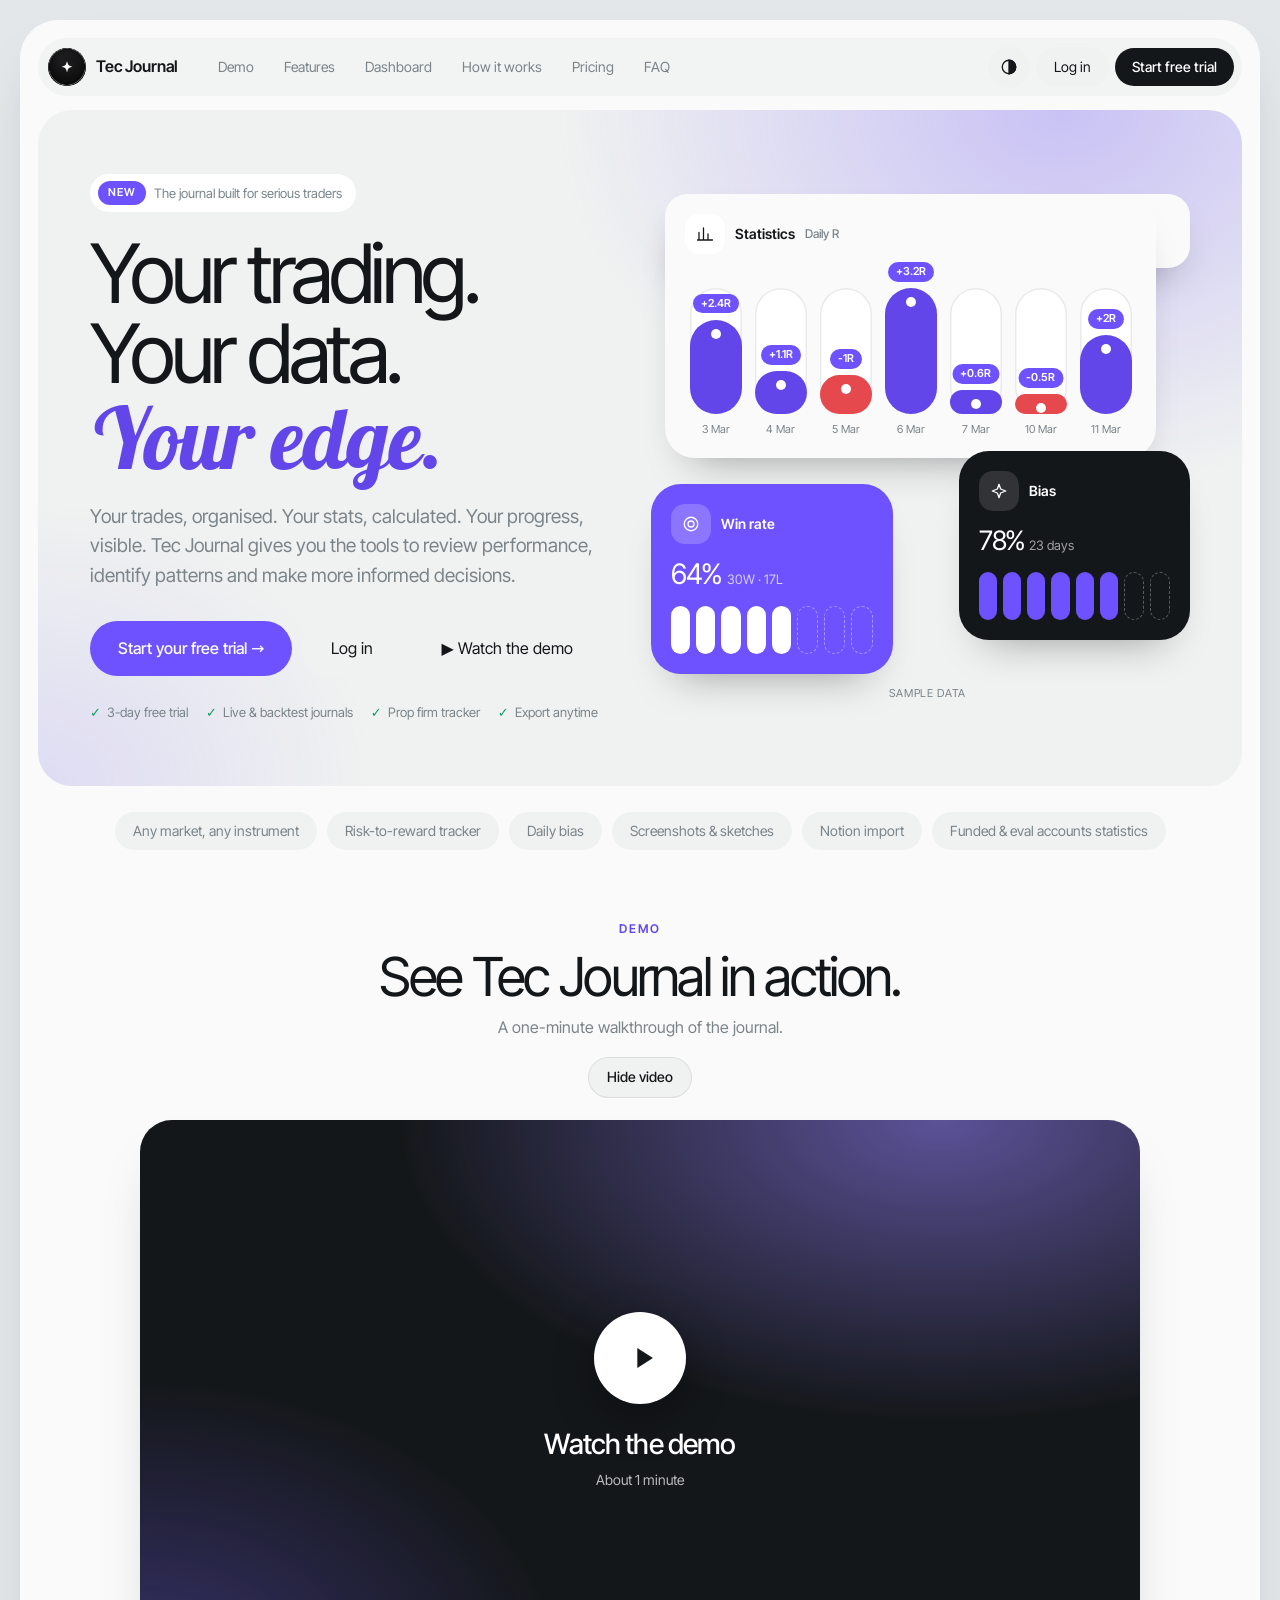
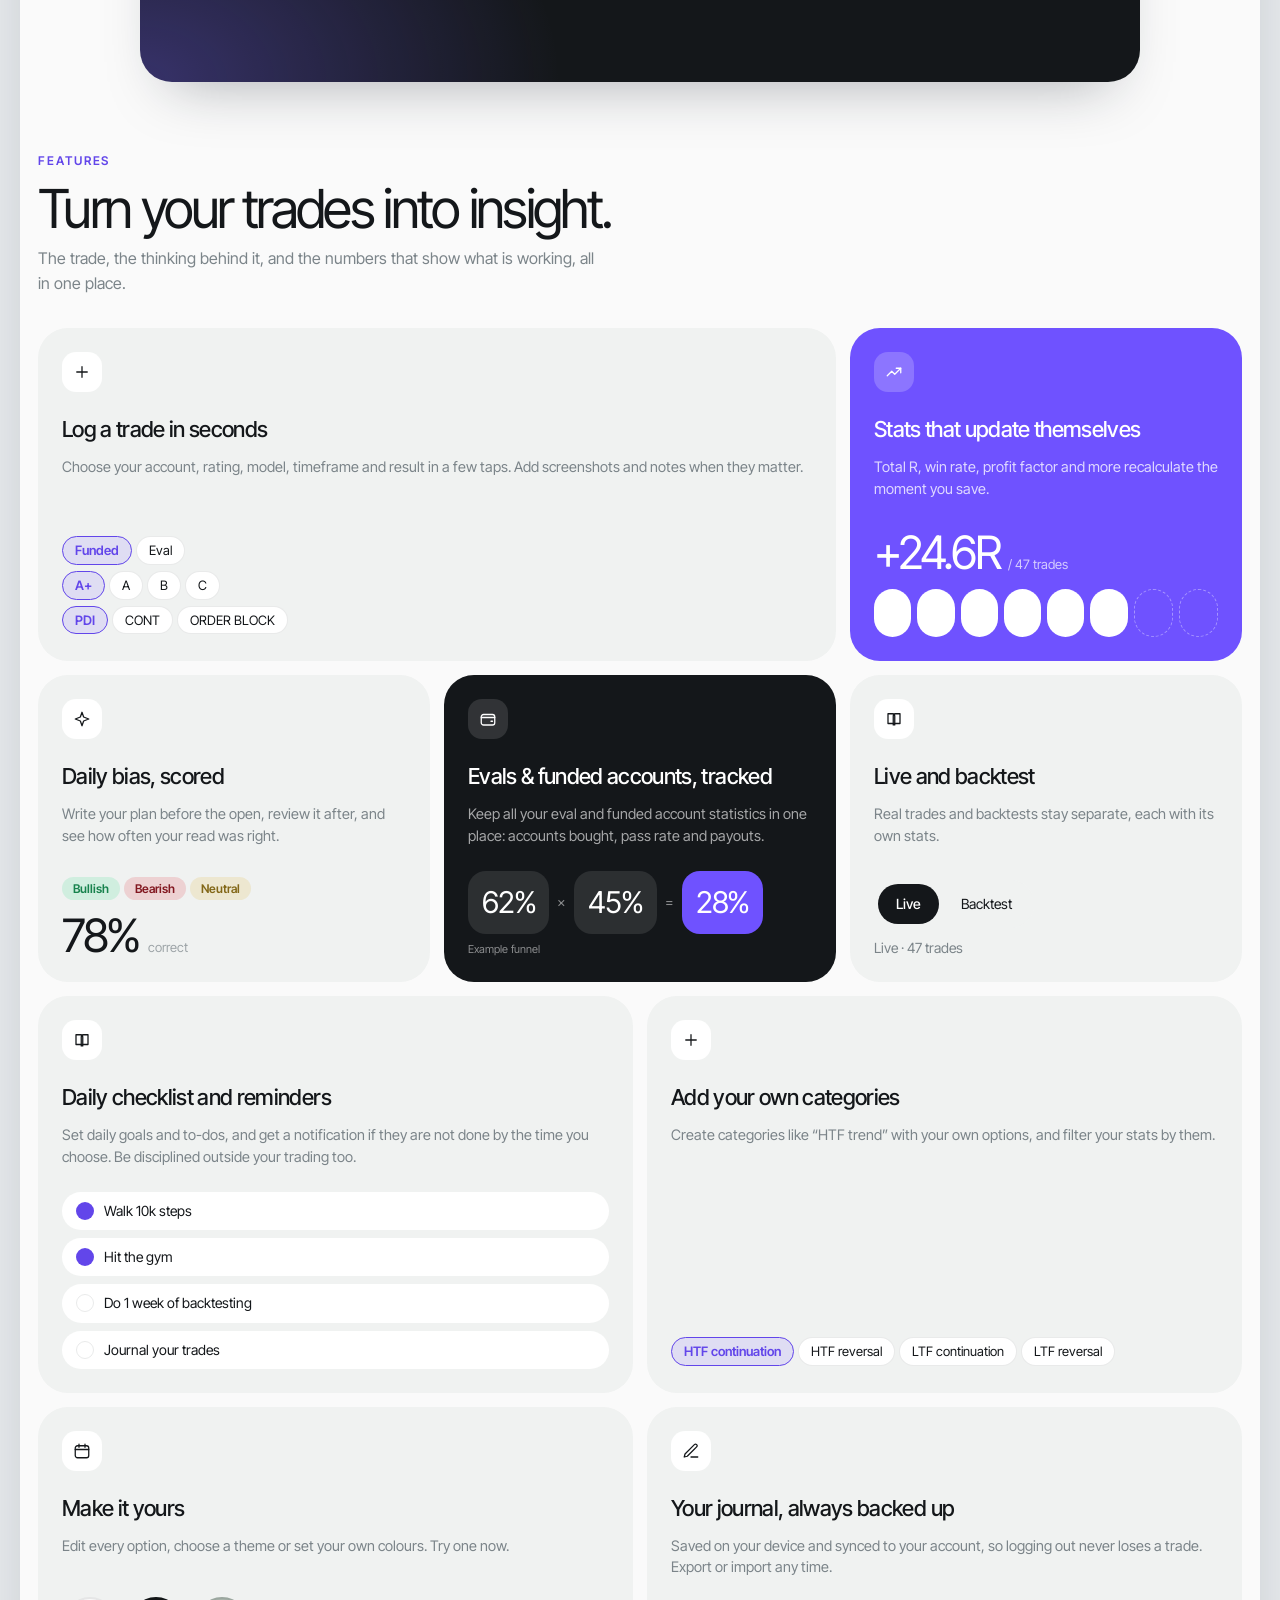
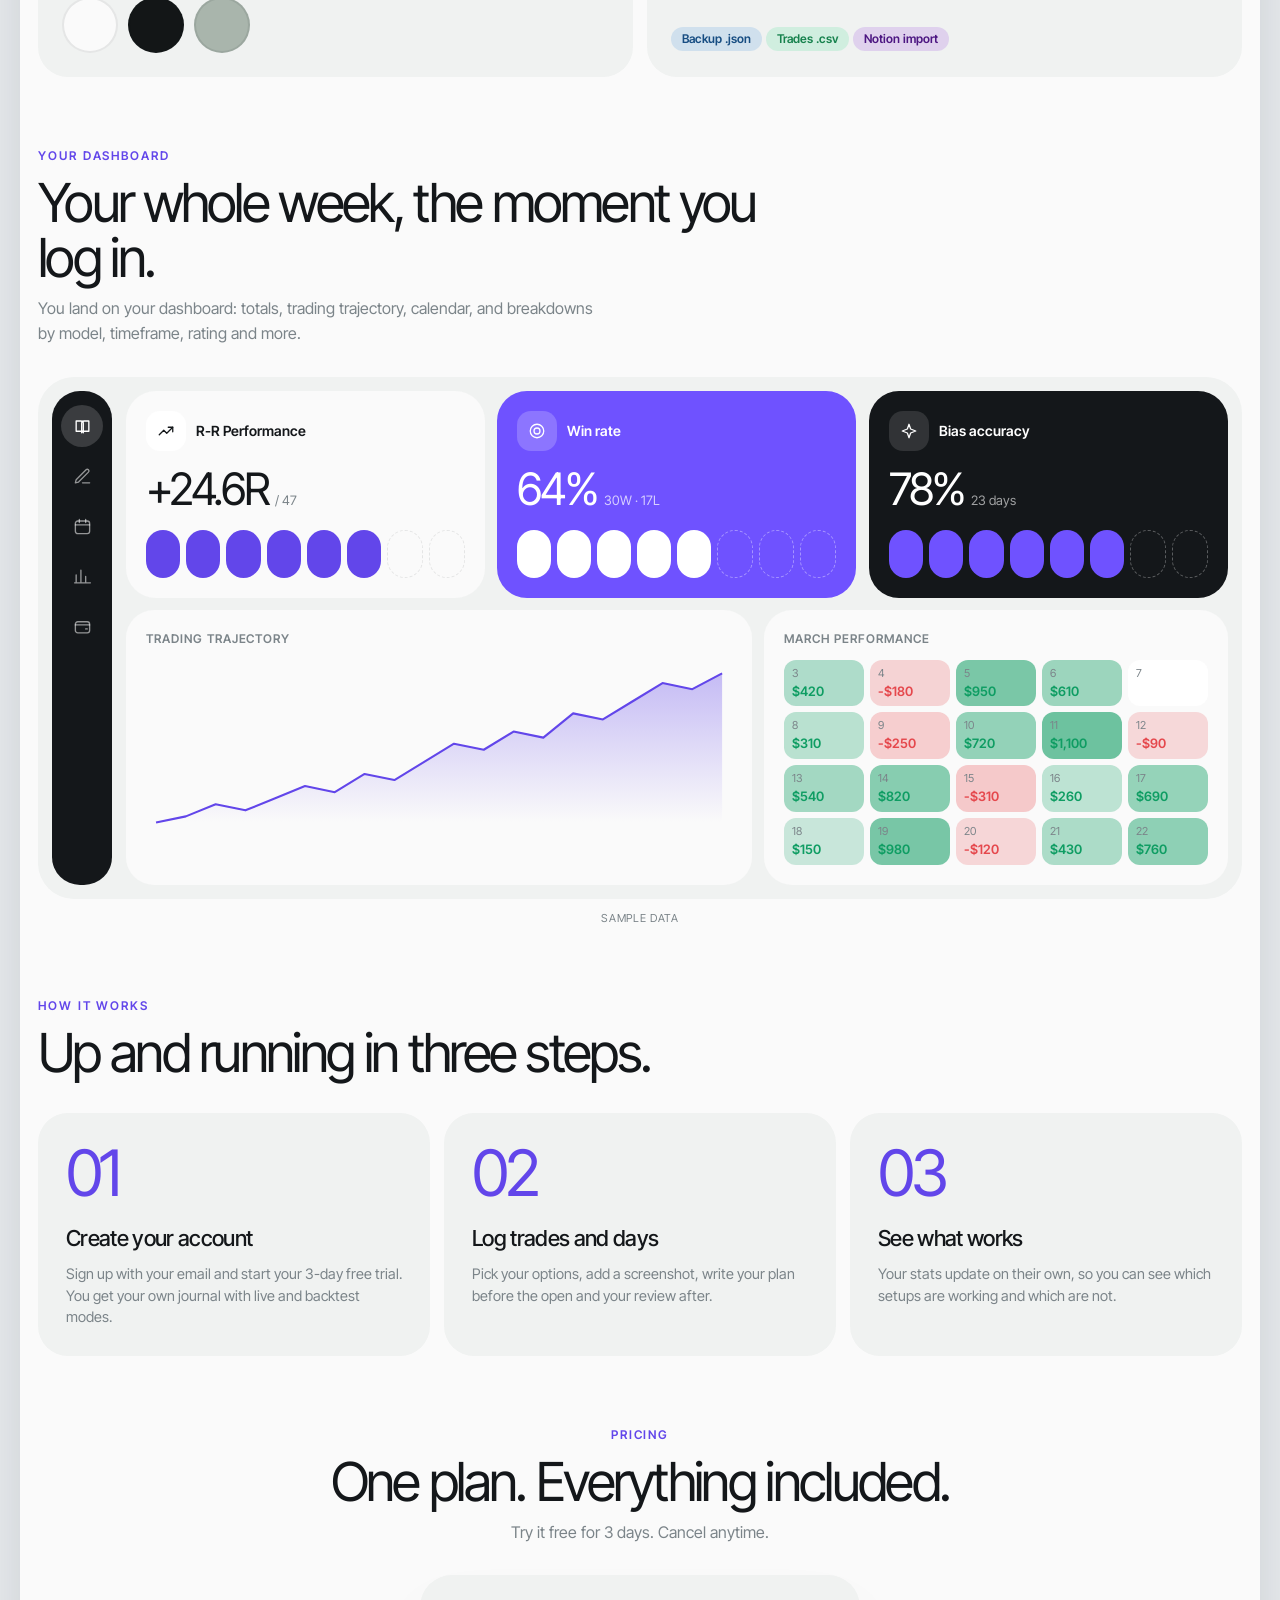
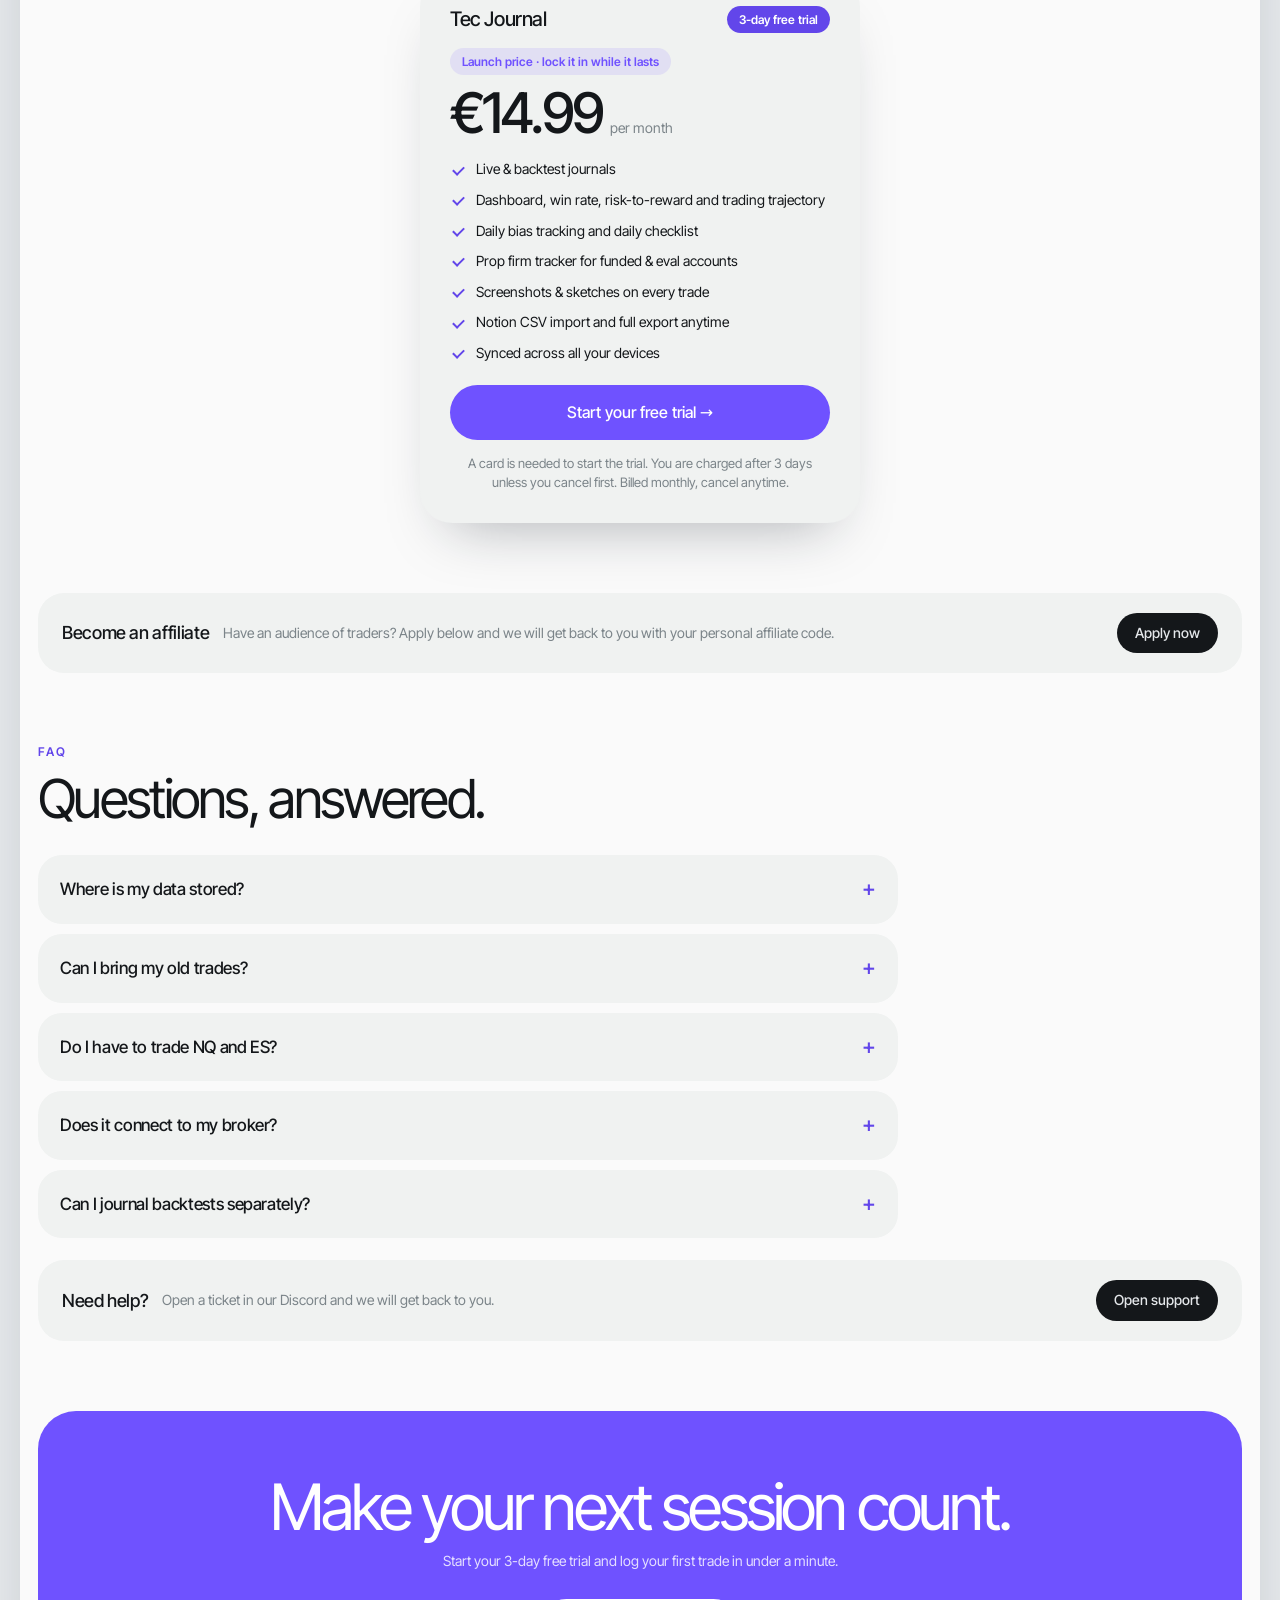
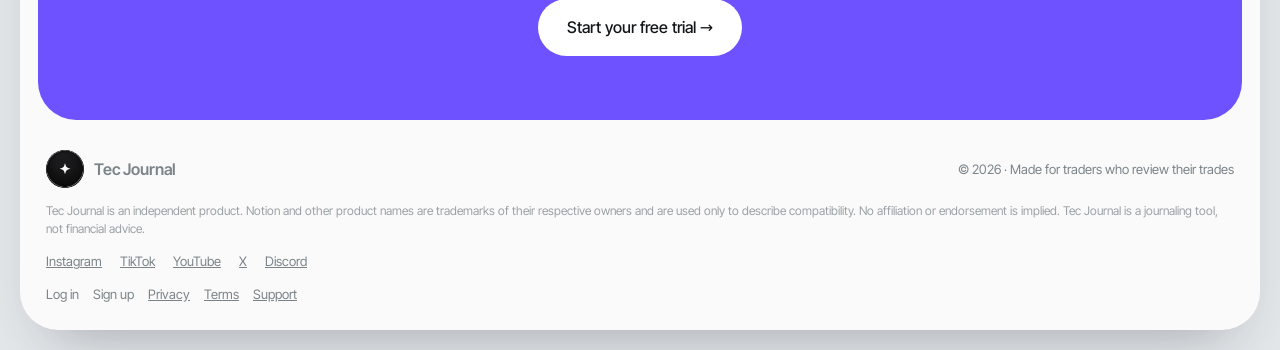
<file: index.html>
<!DOCTYPE html>
<html lang="en"><head><meta charset="utf-8">
<meta name="viewport" content="width=device-width, initial-scale=1, viewport-fit=cover">
<title>Tec Journal – Trading journal for NQ &amp; ES day traders</title>
<meta name="description" content="Trading journal for NQ &amp; ES day traders. Log trades in seconds and review win rate, risk-to-reward, trajectory and daily bias. Prop firm tracker included. Free for 3 days.">
<link rel="canonical" href="https://tecjournal.app/">
<link rel="icon" href="/favicon.ico" sizes="48x48">
<link rel="icon" href="/icon-192.png" type="image/png" sizes="192x192">
<link rel="apple-touch-icon" href="/icon-192.png">
<meta name="theme-color" content="#14171a">
<meta property="og:type" content="website"><meta property="og:site_name" content="Tec Journal"><meta property="og:title" content="Tec Journal – Trading journal for NQ &amp; ES day traders"><meta property="og:description" content="Your trading. Your data. Your edge. Stats, trading trajectory, daily bias, prop accounts and a daily checklist in one journal."><meta property="og:url" content="https://tecjournal.app/"><meta property="og:image" content="https://tecjournal.app/logo.png">
<meta name="twitter:card" content="summary">
<link href="fonts.css" rel="stylesheet">
<style>
:root{--bg:#e4e7ea;--shell:#fafafa;--card:#f0f2f1;--in:#fff;--tx:#14171a;--mut:#7b8489;--bd:rgba(20,23,26,.09);--ac:#6246ea;--ac2:#6246ea;--acbg:rgba(111,82,255,.13);--win:#0f9d63;--loss:#e5484d;--be:#b98200;--pl:30%;--pri:#14171a;--prifg:#fff;--lime:#6f52ff;--rail:#14171a;--raill:rgba(255,255,255,.55);--sh:0 30px 60px -30px rgba(20,30,40,.35);
box-sizing:border-box;padding-top:env(safe-area-inset-top,0px);padding-bottom:env(safe-area-inset-bottom,0px)}
:root[data-theme="dark"]{--bg:#08090a;--shell:#131617;--card:#1b1f21;--in:#0f1213;--tx:#eef0f0;--mut:#8b9498;--bd:rgba(255,255,255,.08);--ac:#a99bff;--ac2:#a99bff;--acbg:rgba(169,155,255,.18);--win:#35d58f;--loss:#ff6b6e;--be:#f2b93b;--pl:72%;--pri:#7c63ff;--prifg:#fff;--lime:#7c63ff;--rail:#050606;--raill:rgba(255,255,255,.5);--sh:0 30px 60px -30px #000}
:root[data-theme="sage"]{--bg:#a9b5ac;--shell:#f4f4f2;--card:#e9ece8;--in:#fcfcfb;--tx:#14171a;--mut:#7d8680;--bd:rgba(20,23,26,.08);--ac:#6246ea;--ac2:#6246ea;--acbg:rgba(111,82,255,.14);--lime:#6f52ff;--rail:#14171a;--sh:0 30px 60px -30px rgba(40,55,45,.55)}
html{scroll-padding-top:env(safe-area-inset-top,0px)}
*{box-sizing:border-box}
body{margin:0;background:var(--bg);color:var(--tx);font:14px/1.45 Inter,system-ui,-apple-system,"Segoe UI",Roboto,sans-serif;-webkit-font-smoothing:antialiased}
.in,.wrap{max-width:1200px;margin:0 auto;padding:0 18px}.wrap{padding-bottom:60px}
.top{position:sticky;top:env(safe-area-inset-top,0px);z-index:10;background:var(--top);backdrop-filter:blur(14px);border-bottom:1px solid var(--bd)}
.top .in{display:flex;align-items:center;gap:8px;padding-top:10px;padding-bottom:10px;flex-wrap:wrap}
.logo{font-size:15px;letter-spacing:.2px;margin-right:10px;background:linear-gradient(90deg,var(--ac),var(--ac2));-webkit-background-clip:text;background-clip:text;color:transparent}
.sp{flex:1}
button,input,select,textarea{font:inherit;color:inherit}
button{cursor:pointer;border:1px solid var(--bd);background:var(--card);padding:7px 13px;border-radius:10px;transition:.15s}
button:hover{border-color:var(--ac)}
button.pri{background:linear-gradient(135deg,var(--ac),var(--ac2));border:0;color:#fff;font-weight:600}
button.on{background:var(--acbg);border-color:transparent;color:var(--ac);font-weight:600}
button.danger{color:var(--loss)}
nav button{border:0;background:none;color:var(--mut)}nav button.on{background:var(--acbg);color:var(--ac)}
.card{background:var(--card);border:1px solid var(--bd);border-radius:16px;padding:16px;margin-bottom:14px}
h3{margin:0 0 10px;font-size:13px;color:var(--mut);font-weight:600;text-transform:uppercase;letter-spacing:.6px}
input,textarea{width:100%;background:var(--bg);border:1px solid var(--bd);border-radius:10px;padding:9px 11px}
input:focus,textarea:focus{outline:2px solid var(--acbg);border-color:var(--ac)}
textarea{min-height:220px;resize:vertical}
label{display:block;font-size:12px;color:var(--mut);margin:12px 0 5px}
.row{display:flex;justify-content:space-between;align-items:center;gap:8px;flex-wrap:wrap}
.g2{display:grid;grid-template-columns:1fr 1fr;gap:10px}
.kp{display:grid;grid-template-columns:repeat(auto-fit,minmax(150px,1fr));gap:12px;margin:16px 0}
.kp div{background:var(--card);border:1px solid var(--bd);border-radius:16px;padding:14px}
.kp b{display:block;font-size:24px;letter-spacing:-.5px}.kp span{font-size:12px;color:var(--mut)}
.cols{display:grid;grid-template-columns:repeat(auto-fit,minmax(380px,1fr));gap:14px}
@media(max-width:480px){.cols{grid-template-columns:1fr}}
.win{color:var(--win)}.loss{color:var(--loss)}.be{color:var(--be)}.mut{color:var(--mut)}
.pill{display:inline-block;padding:2px 9px;border-radius:7px;font-size:12px;font-weight:600;margin:2px 4px 2px 0;white-space:nowrap;background:hsl(var(--h) 70% 50%/.16);color:hsl(var(--h) 70% var(--pl))}
.chip{display:inline-block;border:1px solid var(--bd);border-radius:99px;padding:4px 12px;margin:3px 4px 3px 0;font-size:13px;cursor:pointer;background:var(--card)}
.chip.on{background:var(--acbg);border-color:var(--ac);color:var(--ac);font-weight:600}
.scroll{overflow-x:auto;padding:4px 8px}
table{border-collapse:collapse;width:100%}
th,td{padding:10px;text-align:left;white-space:nowrap;border-bottom:1px solid var(--bd)}
th{font-size:11px;color:var(--mut);text-transform:uppercase;letter-spacing:.5px;font-weight:600}
tr:last-child td{border:0}tbody tr[data-a]{cursor:pointer}tbody tr[data-a]:hover{background:var(--acbg)}
.t2 td,.t2 th{text-align:right}.t2 td:first-child,.t2 th:first-child{text-align:left}
.bar{display:inline-block;width:60px;height:6px;border-radius:9px;background:var(--bd);vertical-align:middle;margin-right:6px;overflow:hidden}.bar i{display:block;height:100%;background:var(--win)}
.seg{display:flex;gap:4px}
.gal{display:grid;grid-template-columns:repeat(auto-fill,minmax(250px,1fr));gap:14px}
.gc{background:var(--card);border:1px solid var(--bd);border-radius:16px;overflow:hidden;cursor:pointer;transition:.15s}.gc:hover{transform:translateY(-2px);border-color:var(--ac)}
.cv{height:150px;background:linear-gradient(135deg,var(--acbg),var(--bg)) center/cover;display:flex;align-items:center;justify-content:center;color:var(--mut);font-size:12px}.gb{padding:12px}
.cal{display:grid;grid-template-columns:repeat(7,1fr);gap:6px}.cal div{min-height:58px;border-radius:10px;padding:5px 7px;font-size:11px;color:var(--mut);background:var(--bg)}.cal b{display:block;font-size:13px;color:var(--tx);margin-top:2px}
.cal .h{min-height:0;background:none;text-align:center}
.modal{position:fixed;inset:0;background:rgba(0,0,0,.6);backdrop-filter:blur(4px);overflow:auto;padding:16px;z-index:30;display:flex}
.box{background:var(--bg);border:1px solid var(--bd);border-radius:18px;max-width:660px;width:100%;padding:18px;margin:auto}
.th{display:flex;gap:8px;flex-wrap:wrap;margin-top:10px}.th img{height:80px;border-radius:9px;border:1px solid var(--bd);cursor:zoom-in}
.g2>*{min-width:0}input[type=date],input[type=time]{min-width:0;max-width:100%;box-sizing:border-box}
.fg{display:grid;grid-template-columns:repeat(2,minmax(0,1fr));column-gap:10px}.fg>.fw{grid-column:1/-1}.fg>div>label:first-child{margin-top:12px}
@media(max-width:820px){.fg{grid-template-columns:minmax(0,1fr)}}
#tm.bad{border-color:var(--loss);box-shadow:0 0 0 1px var(--loss)}
.upc{position:fixed;right:20px;bottom:20px;width:340px;max-width:calc(100vw - 32px);background:var(--shell,var(--bg));color:var(--tx);border:1px solid var(--bd);border-radius:22px;box-shadow:0 18px 50px rgba(0,0,0,.28);padding:18px 18px 16px;z-index:40;animation:upin .35s ease both}
@keyframes upin{from{opacity:0;transform:translateY(14px)}to{opacity:1;transform:none}}
.upc .uph{display:flex;align-items:center;justify-content:space-between;gap:10px}.upc .uph b{font-size:16px;letter-spacing:-.01em}
.upc .upx{width:34px;height:34px;padding:0;display:flex;align-items:center;justify-content:center;border-radius:50%}.upc .upx svg{width:16px;height:16px;stroke:currentColor;fill:none;stroke-width:2.4;stroke-linecap:round}
.upc .upnv{font-size:12px;color:var(--mut);margin:2px 0 8px}.upc ul{margin:8px 0 14px;padding:0;list-style:none;display:grid;gap:8px}.upc li{position:relative;padding-left:16px;font-size:13.5px;line-height:1.4}.upc li::before{content:"";position:absolute;left:0;top:7px;width:6px;height:6px;border-radius:50%;background:var(--pri)}
.upc .upb{display:flex;align-items:center;justify-content:space-between;gap:10px}.upc .upo{background:none;border:0;padding:6px 2px;font-size:12px;color:var(--mut);text-decoration:underline}.upc .upo:hover{background:none;color:var(--tx)}
.updr{display:flex;align-items:center;justify-content:space-between;gap:12px;margin:10px 0 4px;padding:12px 14px;border:1px solid var(--bd);border-radius:16px}.updr .mut{font-size:12px;margin-top:2px}.updr a{cursor:pointer;text-decoration:underline;color:var(--mut)}
.uswt{width:46px;height:26px;padding:0;border-radius:99px;background:var(--in);border:1px solid var(--bd);position:relative;flex:0 0 auto}.uswt::after{content:"";position:absolute;top:2px;left:2px;width:20px;height:20px;border-radius:50%;background:var(--mut);transition:.18s}.uswt.on{background:var(--pri);border-color:var(--pri)}.uswt.on::after{left:22px;background:var(--prifg)}.uswt:hover,.uswt.on:hover{background:var(--in)}.uswt.on:hover{background:var(--pri)}
@media(max-width:820px){.upc{left:16px;right:16px;bottom:16px;width:auto;max-width:none}}
.fsec{margin:26px 0 4px;padding-top:18px;border-top:1px solid var(--bd);font-size:15px;font-weight:600;letter-spacing:-.01em}
.tfoot{position:sticky;bottom:-16px;margin:20px -18px -18px;padding:16px 18px 18px;background:linear-gradient(to top,var(--shell) 72%,transparent);border-radius:0 0 32px 32px;z-index:3}
#lb{position:fixed;inset:0;background:rgba(0,0,0,.92);display:none;align-items:center;justify-content:center;z-index:50}#lb img{max-width:96vw;max-height:94vh}
#lbx{position:absolute;top:max(16px,env(safe-area-inset-top));right:max(16px,env(safe-area-inset-right));width:46px;height:46px;padding:0;border-radius:50%;background:#fff;color:#111;border:0;display:flex;align-items:center;justify-content:center;box-shadow:0 4px 18px rgba(0,0,0,.35);z-index:2}#lbx:hover{background:#eee;border:0}#lbx svg{width:20px;height:20px;stroke:currentColor;fill:none;stroke-width:2.4;stroke-linecap:round}
.ti{background:transparent;border:1px solid transparent;font-weight:700;padding:4px 7px;min-width:160px;border-radius:8px}.ti:hover,.ti:focus{border-color:var(--bd);background:var(--bg)}
.sw{width:26px;height:26px;padding:0;border-radius:50%}.sw.on{outline:2px solid var(--ac);outline-offset:2px}
.rt{min-height:280px;background:var(--bg);border:1px solid var(--bd);border-radius:12px;padding:14px;line-height:1.6;outline:none;overflow-wrap:anywhere}.rt:focus{border-color:var(--ac)}.rt:empty:before{content:attr(data-ph);color:var(--mut)}.rt img{display:inline-block;max-width:100%;vertical-align:top;border-radius:10px;border:1px solid var(--bd);cursor:pointer;margin:4px 6px 4px 0}.rt img.sel{outline:3px solid var(--ac)}
.hero{margin-top:18px}.cover{position:relative;height:170px;border-radius:20px;background:radial-gradient(circle at 82% 18%,rgba(255,255,255,.28),transparent 42%),linear-gradient(135deg,#1f4b7a,#2f7d5b 55%,#7a5cff) center/cover}
.hh{font:italic 700 clamp(36px,6vw,58px)/1.1 "Lobster Two",cursive;margin:34px 0 18px;outline:none}.hq{font:italic 700 clamp(22px,3.4vw,34px)/1.3 "Lobster Two",cursive;margin:20px 0;outline:none}
.hr{border:0;height:3px;border-radius:3px;background:var(--tx);opacity:.85;margin:0}.sh{font-size:22px;letter-spacing:-.3px;margin:44px 0 0}
.gc{position:relative}.eb{position:absolute;top:10px;right:10px;padding:4px 10px;font-size:12px;opacity:0;background:var(--card)}.gc:hover .eb,.cover:hover .eb{opacity:1}@media(hover:none){.eb{opacity:.9}}
.gc.add{border-style:dashed;display:flex;align-items:center;justify-content:center;min-height:200px;color:var(--mut);background:transparent}.gc.add:hover{color:var(--ac)}
#toast{position:fixed;bottom:20px;left:50%;transform:translateX(-50%);background:var(--tx);color:var(--bg);padding:9px 16px;border-radius:99px;display:none;z-index:60}
/* ===== dashboard look + themes ===== */
body{font-family:"Inter Tight",Inter,system-ui,-apple-system,"Segoe UI",Roboto,sans-serif;font-size:14px}
.stage{padding:20px;min-height:100vh}
.shell{max-width:1500px;margin:0 auto;background:var(--shell);border-radius:38px;padding:16px;display:flex;gap:22px;align-items:flex-start;min-height:calc(100vh - 40px);box-shadow:var(--sh)}
.rail{position:sticky;top:20px;width:70px;flex:none;height:calc(100vh - 56px);min-height:420px;background:var(--rail);border-radius:32px;display:flex;flex-direction:column;align-items:center;padding:14px 0;gap:6px}
.rail .sp{flex:1}
.rb{width:46px;height:46px;border-radius:50%;padding:0;display:grid;place-items:center;border:0;background:none;color:var(--raill)}
.rb svg{width:20px;height:20px;fill:none;stroke:currentColor;stroke-width:1.7;stroke-linecap:round;stroke-linejoin:round}
.rb:hover{color:#fff;background:rgba(255,255,255,.08)}.rb.on{background:rgba(255,255,255,.16);color:#fff}
.rb.brand{background:rgba(255,255,255,.14);color:#fff;margin-bottom:12px;width:50px;height:50px}.rb.brand.on{background:rgba(255,255,255,.14)}
.main{flex:1;min-width:0;padding:10px 10px 48px 0}
.hbar{display:flex;align-items:flex-end;gap:10px;flex-wrap:wrap;margin-bottom:6px}
.logo{font-size:11px;letter-spacing:.16em;text-transform:uppercase;color:var(--mut);background:none;-webkit-background-clip:border-box;background-clip:border-box;margin:0 0 8px;font-weight:600}
#pt{font-size:clamp(34px,5vw,56px);font-weight:400;letter-spacing:-.045em;line-height:1.02;margin:0}#pt:empty{display:none}
button{border:1px solid transparent;border-radius:99px;background:var(--card);padding:9px 17px;color:var(--tx)}
button:hover{border-color:var(--bd);background:var(--in)}
button.pri{background:var(--pri);color:var(--prifg);font-weight:500;border:0}button.pri:hover{background:var(--pri);opacity:.88}
button.on{background:var(--pri);color:var(--prifg);font-weight:500}button.on:hover{background:var(--pri)}
button.danger{color:var(--loss)}
.seg{background:var(--card);padding:4px;border-radius:99px;width:fit-content}.seg button{background:transparent}.seg button.on{background:var(--pri)}
.card .seg,.box .seg{background:var(--in)}
.card{border:0;border-radius:30px;padding:22px;background:var(--card)}
.card .card{background:var(--in)}
.kp{gap:14px}
.kp div{border:0;border-radius:28px;padding:20px;background:var(--card)}
.kp b{font-size:34px;font-weight:400;letter-spacing:-.045em}
.kp div:first-child{background:var(--lime);color:#fff}.kp div:first-child b{color:#fff!important}.kp div:first-child span{color:rgba(255,255,255,.75)}
input,textarea{background:var(--in);border:1px solid var(--bd);border-radius:16px}
.ti:hover,.ti:focus{background:var(--in)}
.rt{background:var(--in);border-radius:18px}
.cal div{background:var(--in);border-radius:14px}
.chip{background:var(--in);border:1px solid var(--bd)}
.pill{border-radius:99px;padding:3px 11px}
.bar{height:8px;width:70px;background:var(--in)}.bar i{background:var(--ac)}
tbody tr[data-a]:hover{background:var(--in)}
h3{letter-spacing:.08em}
.sh{font-size:28px;font-weight:400;letter-spacing:-.035em;margin:48px 0 6px}
.box{background:var(--shell);border:0;border-radius:32px}
.gc{border:0;border-radius:32px;background:var(--card);padding:0}.gc:hover{transform:translateY(-3px)}
.gc .cv{margin:8px 8px 0;border-radius:26px;height:170px}.gb{padding:14px 20px 20px}.gb b{font-weight:500;font-size:16px}
.gc.add{border:1.5px dashed var(--bd);background:transparent}
.gal{gap:16px}
.eb{background:var(--in)}
.cover{height:190px;border-radius:32px;background:radial-gradient(circle at 86% 18%,rgba(124,92,255,.5),transparent 45%),linear-gradient(135deg,#1a1630,#3b2f7a 60%,#7b6ad8) center/cover}
.hero{margin-top:10px}
.hr{opacity:.9}
@media(max-width:820px){.stage{padding:8px}.shell{display:block;border-radius:28px;padding:10px;min-height:0}.main{padding:6px 4px 100px}
.rail{position:fixed;left:12px;right:12px;bottom:calc(12px + env(safe-area-inset-bottom,0px));top:auto;width:auto;height:62px;min-height:0;flex-direction:row;justify-content:space-around;padding:0 8px;z-index:25;border-radius:28px}
.rail .sp,.rb.brand{display:none}.rb{width:42px;height:42px}#toast{bottom:92px}.hbar{align-items:flex-start}}
.logo,#pt{display:none}.hbar{justify-content:flex-end;align-items:center}
.hd{display:grid;grid-template-columns:minmax(0,1fr) 320px;gap:16px;align-items:start}.hl,.hr2{min-width:0}.hr2{display:flex;flex-direction:column;gap:12px}
.tiles{display:grid;grid-template-columns:repeat(3,minmax(0,1fr));gap:14px}
.tl{border-radius:30px;padding:20px;background:var(--card);min-height:230px;display:flex;flex-direction:column}
.tl .big{font-size:clamp(34px,4vw,50px);letter-spacing:-.05em;font-weight:400;margin-top:16px;line-height:1}.tl small{font-size:13px;color:var(--mut);letter-spacing:0}
.th2{display:flex;align-items:center;gap:10px;font-weight:500}
.ic{width:40px;height:40px;border-radius:14px;background:var(--in);display:grid;place-items:center;flex:none}.ic svg{width:18px;height:18px;fill:none;stroke:currentColor;stroke-width:1.7;stroke-linecap:round;stroke-linejoin:round}
.sgs{display:flex;gap:6px;margin-top:auto;padding-top:18px}.sgs i{flex:1;height:48px;border-radius:99px;border:1.5px dashed var(--bd)}.sgs i.f{background:var(--ac);border:0}
.tl.lime{background:var(--lime);color:#fff}.tl.lime small{color:rgba(255,255,255,.72)}.tl.lime .ic{background:rgba(255,255,255,.2)}.tl.lime .sgs i{border-color:rgba(255,255,255,.38)}.tl.lime .sgs i.f{background:#fff}
.tl.dk{background:#14171a;color:#fff}.tl.dk small{color:rgba(255,255,255,.6)}.tl.dk .ic{background:rgba(255,255,255,.12)}
.lm{margin-top:auto;background:#fff;color:#14171a;font-weight:500;width:100%;padding:13px}.lm:hover{background:#fff;opacity:.9}
.chart{display:flex;gap:12px;height:250px;margin-top:38px;padding:0 4px}
.pc{flex:1;display:flex;flex-direction:column;align-items:center;gap:8px;min-width:0}.pc span{font-size:11px;color:var(--mut)}
.pt2{flex:1;width:100%;max-width:52px;display:flex;align-items:flex-end;border-radius:99px;background:var(--in);box-shadow:inset 0 0 0 1.5px var(--bd)}
.pl2{width:100%;border-radius:99px;background:var(--ac);position:relative}.pl2.neg{background:var(--loss)}
.pl2 i{position:absolute;top:9px;left:50%;width:10px;height:10px;margin-left:-5px;border-radius:50%;background:var(--prifg)}
.pl2 em{position:absolute;left:50%;transform:translateX(-50%);top:-26px;font-style:normal;font-size:11px;font-weight:600;background:var(--lime);color:#fff;padding:2px 8px;border-radius:99px;white-space:nowrap}
.sc{background:var(--card);border-radius:28px;padding:18px;display:flex;flex-direction:column;gap:14px;cursor:pointer;transition:.15s}
.sr{background:var(--card);border-radius:28px;padding:16px 18px;display:flex;align-items:center;gap:14px;cursor:pointer;transition:.15s}.sr>div{flex:1;min-width:0}.sr .mut{font-size:12px}.ar{color:var(--mut)}
.sc:hover,.sr:hover{transform:translateY(-2px)}
.rr{display:flex;justify-content:space-between;align-items:center;gap:8px;padding:9px 0;border-bottom:1px solid var(--bd);cursor:pointer}.rr:last-child{border:0}.rr .mut{font-size:12px}
@media(max-width:1180px){.hd{grid-template-columns:1fr}}@media(max-width:700px){.tiles{grid-template-columns:1fr}.tl{min-height:190px}}
body[data-pg=accounts] .hbar .seg,body[data-pg=accounts] #fb{display:none}
.tl.dk .sgs i{border-color:rgba(255,255,255,.3)}.tl.dk .sgs i.f{background:var(--lime)}
.fun{display:flex;align-items:center;gap:14px;flex-wrap:wrap;margin-top:6px}.fun>.ar{font-size:22px}
.fs{flex:1;min-width:170px;background:var(--in);border-radius:26px;padding:18px}.fs b{display:block;font-size:36px;letter-spacing:-.045em;font-weight:400}.fs span,.fs small{color:var(--mut);display:block;font-size:12px}
.fs.hl{background:var(--lime);color:#fff}.fs.hl span,.fs.hl small{color:rgba(255,255,255,.75)}
select{width:100%;background:var(--in);border:1px solid var(--bd);border-radius:14px;padding:9px 11px;color:inherit;font:inherit}
/* ===== landing page ===== */
#lp{padding:20px;min-height:100vh;scroll-behavior:smooth}
.lp-shell{max-width:1360px;margin:0 auto;background:var(--shell);border-radius:38px;padding:18px;box-shadow:var(--sh)}
.lp-nav{position:sticky;top:12px;z-index:20;display:flex;align-items:center;gap:6px;background:color-mix(in srgb,var(--card) 84%,transparent);backdrop-filter:blur(16px);-webkit-backdrop-filter:blur(16px);border-radius:99px;padding:8px 8px 8px 10px}
.lp-brand{display:flex;align-items:center;gap:10px;font-weight:600;letter-spacing:-.01em;font-size:16px;padding-right:10px;cursor:pointer}
.lp-mark{width:38px;height:38px;border-radius:50%;background:var(--rail);color:#fff;display:grid;place-items:center;flex:none}.lp-mark svg{width:18px;height:18px;fill:currentColor}
.lp-links{display:flex;gap:2px;margin-left:10px}.lp-links a{color:var(--mut);text-decoration:none;padding:9px 14px;border-radius:99px;cursor:pointer;transition:.15s}.lp-links a:hover{color:var(--tx);background:var(--in)}
.lp-nav .sp{flex:1}
.lp-ib{width:42px;height:42px;padding:0;display:grid;place-items:center}.lp-ib svg{width:18px;height:18px;fill:none;stroke:currentColor;stroke-width:1.7}
button.lp-cta{background:var(--lime);color:#fff;font-weight:500;border:0}button.lp-cta:hover{background:var(--lime);opacity:.9}
button.lp-big{padding:16px 28px;font-size:16px}
.lp-hero{margin-top:14px;border-radius:34px;background:radial-gradient(60% 80% at 85% 0%,color-mix(in srgb,var(--lime) 30%,transparent),transparent 70%),radial-gradient(40% 60% at 0% 100%,color-mix(in srgb,var(--lime) 14%,transparent),transparent 70%),var(--card);padding:64px 52px;display:grid;grid-template-columns:1.02fr .98fr;gap:28px;align-items:center;overflow:hidden}
.lp-eb{display:inline-flex;align-items:center;gap:8px;background:var(--in);border-radius:99px;padding:7px 14px 7px 8px;font-size:13px;color:var(--mut)}.lp-eb i{background:var(--lime);color:#fff;font-style:normal;font-size:11px;letter-spacing:.1em;text-transform:uppercase;padding:4px 10px;border-radius:99px;font-weight:600}
.lp-h1{font-size:clamp(42px,6.4vw,86px);line-height:.98;letter-spacing:-.055em;font-weight:400;margin:22px 0 22px}
.lp-h1 em{font:italic 700 1.04em/1 "Lobster Two",cursive;letter-spacing:-.01em;color:var(--ac)}
.lp-sub{font-size:clamp(16px,1.5vw,19px);color:var(--mut);max-width:520px;line-height:1.55;margin:0}
.lp-acts{display:flex;gap:10px;flex-wrap:wrap;margin-top:30px;align-items:center}
.lp-chk{display:flex;gap:18px;flex-wrap:wrap;margin-top:26px;font-size:13px;color:var(--mut)}.lp-chk span:before{content:"\2713";color:var(--win);margin-right:6px;font-weight:700}
.lp-cl{position:relative;min-height:480px}
.lp-cl .tl:not(.lime):not(.dk){background:var(--shell)}
.lp-cl .tl{box-shadow:0 24px 44px -26px rgba(0,0,0,.4);position:absolute;min-height:0}
.lp-c1{top:0;left:0;right:34px;padding:20px}.lp-cl .chart{height:150px;margin-top:34px}
.lp-c2{bottom:0;left:-14px;width:46%}.lp-c3{bottom:34px;right:0;width:44%}
.lp-c4{top:-12px;right:-8px;z-index:3;background:var(--shell);border-radius:22px;padding:12px 16px;box-shadow:0 20px 40px -20px rgba(0,0,0,.4);font-size:13px;animation:lpf 5s ease-in-out infinite}
.lp-c4 b{display:block;font-weight:500;margin-bottom:4px}
@keyframes lpf{50%{transform:translateY(-8px)}}
.lp-cap{font-size:11px;color:var(--mut);letter-spacing:.06em;text-transform:uppercase;margin-top:12px;text-align:center}
.lp-strip{display:flex;gap:10px;flex-wrap:wrap;justify-content:center;margin:26px 0 8px}
.lp-strip span{background:var(--card);border-radius:99px;padding:9px 18px;font-size:14px;color:var(--mut)}
.lp-sec{margin-top:70px}
.lp-k{font-size:12px;letter-spacing:.16em;text-transform:uppercase;color:var(--ac);font-weight:600}
.lp-h2{font-size:clamp(30px,4.2vw,54px);letter-spacing:-.05em;font-weight:400;line-height:1.02;margin:12px 0 10px;max-width:760px}
.lp-p{color:var(--mut);max-width:560px;font-size:16px;line-height:1.55;margin:0}
.lp-grid{display:grid;grid-template-columns:repeat(6,minmax(0,1fr));gap:14px;margin-top:32px}
.lp-f{background:var(--card);border-radius:30px;padding:24px;display:flex;flex-direction:column;gap:10px;min-height:270px;grid-column:span 2}
.lp-f.s4{grid-column:span 4}.lp-f.s3{grid-column:span 3}
.lp-f h3{margin:12px 0 0;font-size:22px;font-weight:500;letter-spacing:-.03em;text-transform:none;color:inherit}
.lp-f p{margin:0;color:var(--mut);font-size:14.5px;line-height:1.5}
.lp-f.lime{background:var(--lime);color:#fff}.lp-f.lime p{color:rgba(255,255,255,.78)}.lp-f.lime .ic{background:rgba(255,255,255,.2)}
.lp-f.dk{background:#14171a;color:#fff}.lp-f.dk p{color:rgba(255,255,255,.62)}.lp-f.dk .ic{background:rgba(255,255,255,.12)}
.lp-f .vis{margin-top:auto;padding-top:14px}
.lp-f .big{font-size:46px;letter-spacing:-.05em;line-height:1;margin:6px 0 0}.lp-f .big small{font-size:13px;letter-spacing:0;opacity:.7}
.lp-f .chip{cursor:pointer;user-select:none}
.lp-f.lime .sgs i{border-color:rgba(255,255,255,.38)}.lp-f.lime .sgs i.f{background:#fff}.lp-f .sgs{padding-top:0}
.lp-fun{display:flex;align-items:center;gap:8px;flex-wrap:wrap}.lp-fun b{font-size:30px;font-weight:400;letter-spacing:-.04em;background:rgba(255,255,255,.1);border-radius:18px;padding:10px 14px}.lp-fun b.h{background:var(--lime)}.lp-fun span{opacity:.5}
.lp-sw{display:flex;gap:10px}.lp-sw button{width:56px;height:56px;border-radius:50%;padding:0;border:2px solid var(--bd)}.lp-sw button:hover{border-color:var(--ac)}
.lp-pv{margin-top:32px;background:var(--card);border-radius:36px;padding:14px;display:flex;gap:14px;align-items:stretch}
.lp-pr{width:60px;flex:none;background:var(--rail);border-radius:28px;display:flex;flex-direction:column;align-items:center;padding:14px 0;gap:8px;color:rgba(255,255,255,.55)}.lp-pr svg{width:19px;height:19px;fill:none;stroke:currentColor;stroke-width:1.7;stroke-linecap:round;stroke-linejoin:round}.lp-pr .a{width:42px;height:42px;border-radius:50%;display:grid;place-items:center}.lp-pr .a.on{background:rgba(255,255,255,.16);color:#fff}.lp-pr .sp{flex:1}
.lp-pm{flex:1;min-width:0}
.lp-pm .tiles{gap:12px}.lp-pm .tl{min-height:180px;background:var(--shell)}.lp-pm .tl.lime{background:var(--lime)}.lp-pm .tl.dk{background:#14171a}
.lp-pm .big{font-size:clamp(28px,3.2vw,42px)}
.lp-two{display:grid;grid-template-columns:1.35fr 1fr;gap:12px;margin-top:12px}
.lp-box{background:var(--shell);border-radius:28px;padding:20px}.lp-box h4{margin:0 0 12px;font-size:12px;letter-spacing:.08em;text-transform:uppercase;color:var(--mut);font-weight:600}
.lp-cal{display:grid;grid-template-columns:repeat(5,1fr);gap:6px}.lp-cal div{border-radius:12px;padding:6px 8px;font-size:11px;background:var(--in);color:var(--mut);min-height:46px}.lp-cal b{display:block;font-size:13px;font-weight:600}
.lp-steps{display:grid;grid-template-columns:repeat(3,1fr);gap:14px;margin-top:32px}
.lp-st{background:var(--card);border-radius:30px;padding:28px}.lp-st .n{font-size:64px;letter-spacing:-.06em;line-height:1;color:var(--ac);font-weight:400}.lp-st h3{margin:18px 0 8px;font-size:22px;font-weight:500;letter-spacing:-.03em;text-transform:none;color:inherit}.lp-st p{margin:0;color:var(--mut);line-height:1.5;font-size:14.5px}
.lp-faq{margin-top:28px;display:grid;gap:10px;max-width:860px}
.lp-faq details{background:var(--card);border-radius:24px;padding:4px 22px}.lp-faq summary{cursor:pointer;padding:18px 0;font-size:17px;font-weight:500;letter-spacing:-.02em;list-style:none;display:flex;justify-content:space-between;gap:12px}.lp-faq summary::-webkit-details-marker{display:none}.lp-faq summary:after{content:"+";color:var(--ac);font-size:22px;line-height:1}.lp-faq details[open] summary:after{content:"\2212"}.lp-faq details p{margin:0 0 18px;color:var(--mut);line-height:1.6}
.lp-end{margin-top:70px;background:var(--lime);color:#fff;border-radius:38px;padding:64px 40px;text-align:center}.lp-end h2{font-size:clamp(32px,5vw,64px);letter-spacing:-.05em;font-weight:400;margin:0 0 12px;line-height:1}.lp-end p{margin:0 auto 28px;max-width:480px;opacity:.82}
button.lp-wh{background:#fff;color:#14171a;font-weight:500}button.lp-wh:hover{background:#fff;opacity:.9}
.lp-ft{display:flex;justify-content:space-between;align-items:center;gap:14px;flex-wrap:wrap;margin:30px 8px 8px;color:var(--mut);font-size:13px}
.lp-rv{opacity:0;transform:translateY(22px);transition:opacity .7s,transform .7s}.lp-rv.lp-on{opacity:1;transform:none}
.lp-err{color:var(--loss);font-size:13px;min-height:18px;margin-top:12px}
.lp-am-t{font-size:30px;letter-spacing:-.045em;font-weight:400;margin:6px 0 4px}
.lp-note{font-size:12px;color:var(--mut);margin-top:14px;line-height:1.5}
@media(prefers-reduced-motion:reduce){.lp-c4{animation:none}.lp-rv{opacity:1;transform:none;transition:none}#lp{scroll-behavior:auto}}
@media(max-width:1000px){.lp-hero{grid-template-columns:1fr;padding:44px 28px}.lp-links{display:none}.lp-grid{grid-template-columns:1fr 1fr}.lp-f,.lp-f.s4,.lp-f.s3{grid-column:span 1}.lp-f.s4{grid-column:span 2}.lp-steps{grid-template-columns:1fr}.lp-two{grid-template-columns:1fr}.lp-cl{min-height:0;display:grid;gap:12px}.lp-cl .tl,.lp-c4{position:relative;inset:auto;width:auto;animation:none}}
@media(max-width:380px){.lp-nav .lp-bn{display:none}.lp-nav button.pri{white-space:nowrap;padding-left:14px;padding-right:14px}}
@media(max-width:640px){#lp{padding:8px}.lp-pv{padding:10px;border-radius:28px}.lp-two>*{min-width:0}.lp-box{padding:16px;overflow:hidden;border-radius:22px}.lp-cal{gap:4px}.lp-cal div{padding:4px;font-size:10px;min-height:42px;overflow:hidden;border-radius:9px}.lp-cal div b{display:block;font-size:10px;white-space:nowrap}.lp-shell{border-radius:28px;padding:10px}.lp-hero{padding:34px 20px;border-radius:26px}.lp-grid{grid-template-columns:1fr}.lp-f.s4{grid-column:span 1}.lp-pr{display:none}.lp-pm .tiles{grid-template-columns:1fr}.lp-end{padding:44px 20px}.lp-nav .lp-hide{display:none}}
/* ===== profile menu + manage account ===== */
.av{width:42px;height:42px;border-radius:50%;padding:0;display:grid;place-items:center;background:var(--lime);color:#fff;font-weight:600;font-size:15px;overflow:hidden;border:2px solid var(--shell);flex:none;letter-spacing:0}
button.av:hover{background:var(--lime);border-color:var(--ac)}
.av.md{width:52px;height:52px;font-size:19px}.av.lg{width:88px;height:88px;font-size:32px}
.pm{position:fixed;z-index:40;width:310px;max-width:calc(100vw - 24px);background:var(--shell);border-radius:26px;padding:10px;box-shadow:0 24px 60px -18px rgba(0,0,0,.45);border:1px solid var(--bd)}
.pm-h{display:flex;flex-direction:column;align-items:center;text-align:center;gap:3px;padding:18px 12px 16px;background:var(--card);border-radius:20px;margin-bottom:6px}
.pm-h b{font-size:18px;font-weight:500;margin-top:8px;letter-spacing:-.02em}.pm-h .mut{font-size:13px;max-width:100%;overflow:hidden;text-overflow:ellipsis}
.pm-pic{position:relative;overflow:visible}.pm-cam{position:absolute;right:-2px;bottom:-2px;width:30px;height:30px;border-radius:50%;background:var(--shell);color:var(--tx);display:grid;place-items:center;box-shadow:0 2px 8px rgba(0,0,0,.25)}.pm-cam svg{width:15px;height:15px;fill:none;stroke:currentColor;stroke-width:1.8;stroke-linecap:round;stroke-linejoin:round}
.pm-i{display:flex;align-items:center;gap:12px;width:100%;background:none;border:0;border-radius:16px;padding:11px 12px;text-align:left}.pm-i:hover{background:var(--card);border-color:transparent}
.pm-i svg{width:18px;height:18px;fill:none;stroke:currentColor;stroke-width:1.7;stroke-linecap:round;stroke-linejoin:round;flex:none}.pm-i.danger{color:var(--loss)}
.pm-d{height:1px;background:var(--bd);margin:6px 10px}
.ac-s{background:var(--card);border-radius:24px;padding:18px;margin-top:12px}.ac-s h4{margin:0 0 4px;font-size:16px;font-weight:500;letter-spacing:-.02em}.ac-s .mut{font-size:13px}
.ac-s.dz{box-shadow:inset 0 0 0 1.5px color-mix(in srgb,var(--loss) 40%,transparent)}
.ac-i{display:flex;justify-content:space-between;gap:12px;padding:10px 0;border-bottom:1px solid var(--bd)}.ac-i:last-child{border:0}.ac-i span:last-child{text-align:right;overflow-wrap:anywhere}
.ac-err{color:var(--loss);font-size:13px;margin-top:8px}.ac-err:empty{display:none}
/* ===== desktop app ===== */
[hidden]{display:none!important}img{max-width:100%}
#drag{position:fixed;top:0;left:0;right:0;height:30px;-webkit-app-region:drag;z-index:100}
.lp-mark{overflow:hidden;background:#000}.lp-mark img,.rb.brand img{width:100%;height:100%;border-radius:50%;display:block;object-fit:cover}
.rb.brand{padding:0;overflow:hidden;background:#000}
.stage{padding-top:36px}.rail{top:36px;height:calc(100vh - 72px)}
#am{background:radial-gradient(60% 70% at 85% 0%,color-mix(in srgb,var(--lime) 26%,transparent),transparent 70%),radial-gradient(45% 60% at 0% 100%,color-mix(in srgb,var(--lime) 12%,transparent),transparent 70%),var(--bg);backdrop-filter:none}
#am .box{box-shadow:var(--sh)}#am .row:first-child{justify-content:flex-start;gap:12px}#am .lp-mark{width:52px;height:52px}
.am-brand{font-size:19px;font-weight:600;letter-spacing:-.02em}
@media(max-width:820px){.stage{padding-top:34px}}
/* ===== text always fits its box ===== */
.cols{grid-template-columns:repeat(auto-fit,minmax(min(100%,440px),1fr))}
.cols>*,.hl,.hr2,.card,.kp>div,.tl,.sr,.sc,.fs,.gc{min-width:0}
.card{overflow-x:auto}
.cols .card{container-type:inline-size}
.t2 td,.t2 th{padding:10px 8px}
.t2 td:first-child{white-space:normal;min-width:84px}
.t2 .pill{white-space:normal;overflow-wrap:anywhere;line-height:1.25;max-width:100%}
.t2 .bar{width:56px}
@container (max-width:580px){.t2 .bar{display:none}.t2 td,.t2 th{padding:9px 6px;font-size:13px}.t2 th{font-size:10px;letter-spacing:.3px}}
.kp>div,.tl,.fs{container-type:inline-size}
.kp b{font-size:clamp(20px,24cqw,34px);line-height:1.1;overflow-wrap:anywhere}
.tl .big{font-size:clamp(26px,14cqw,50px);overflow-wrap:anywhere}
.fs b{font-size:clamp(22px,16cqw,36px);overflow-wrap:anywhere}
.kp span,.tl small,.fs small,.fs span,.gb,.rr>div:first-child{overflow-wrap:anywhere}
.rr>div:first-child{min-width:0}
/* ===== colour picker ===== */
.ccg{display:grid;grid-template-columns:repeat(auto-fill,minmax(130px,1fr));gap:8px;margin-top:8px}
.ccp{display:flex;align-items:center;gap:10px;background:var(--in);border-radius:16px;padding:8px 12px;margin:0;color:var(--tx);cursor:pointer;font-size:13px}
.ccp input{width:34px;height:34px;padding:0;border:0;border-radius:50%;background:none;cursor:pointer;flex:none;-webkit-appearance:none;appearance:none}
.ccp input::-webkit-color-swatch-wrapper{padding:0}.ccp input::-webkit-color-swatch{border:1px solid var(--bd);border-radius:50%}
/* colours follow the picked palette */
.tl.lime,.fs.hl,.kp div:first-child{color:var(--onac,#fff)}
.kp div:first-child b{color:var(--onac,#fff)!important}
.tl.lime small,.kp div:first-child span,.fs.hl span,.fs.hl small{color:color-mix(in srgb,var(--onac,#fff) 72%,transparent)}
.tl.lime .ic{background:color-mix(in srgb,var(--onac,#fff) 20%,transparent)}
.tl.lime .sgs i{border-color:color-mix(in srgb,var(--onac,#fff) 38%,transparent)}.tl.lime .sgs i.f{background:var(--onac,#fff)}
.pl2 em,.av{color:var(--onac,#fff)}
.tl.dk{background:var(--rail);color:var(--onrail,#fff)}.tl.dk small{color:color-mix(in srgb,var(--onrail,#fff) 60%,transparent)}.tl.dk .ic{background:color-mix(in srgb,var(--onrail,#fff) 12%,transparent)}
.tl.dk .lm,.tl.dk .lm:hover{background:var(--onrail,#fff);color:var(--rail)}
.rb:hover,.rb.on,.rb.brand{color:var(--onrail,#fff)}.rb:hover,.rb.on{background:color-mix(in srgb,var(--onrail,#fff) 14%,transparent)}
/* windows / linux use the normal title bar */
html[data-platform="win32"] #drag,html[data-platform="linux"] #drag{display:none}
html[data-platform="win32"] .stage,html[data-platform="linux"] .stage{padding-top:20px}
html[data-platform="win32"] .rail,html[data-platform="linux"] .rail{top:20px;height:calc(100vh - 56px)}
/* ===== checklist ===== */
body[data-pg=checklist] .hbar .seg,body[data-pg=checklist] #fb{display:none}
.rail{overflow-y:auto;scrollbar-width:none}.rail::-webkit-scrollbar{display:none}
@media(max-width:820px){html .rail,html[data-platform] .rail{top:auto;height:62px;min-height:0;overflow:visible}html .stage{padding-top:8px}.rail{gap:0;padding:0 4px}.rb{width:34px;height:34px;flex:none}.rb svg{width:18px;height:18px}}
.cl-h{display:flex;align-items:flex-end;justify-content:space-between;gap:12px;flex-wrap:wrap;margin:6px 0 16px}
.cl-h h2{font-size:clamp(28px,4vw,44px);letter-spacing:-.045em;font-weight:400;margin:0;line-height:1}
.cl-add{display:flex;gap:8px;margin-bottom:10px;flex-wrap:wrap;align-items:center}.cl-add input[type=text]{flex:1;min-width:150px;width:auto}.cl-add input[type=date]{width:auto}
.cl-i{display:flex;align-items:center;gap:10px;padding:8px 2px;border-bottom:1px solid var(--bd)}.cl-i:last-child{border:0}
.cl-c{width:28px;height:28px;border-radius:50%;padding:0;flex:none;border:2px solid var(--bd);background:var(--in);display:grid;place-items:center;color:var(--onac,#fff)}
.cl-c svg{width:15px;height:15px;fill:none;stroke:currentColor;stroke-width:3;stroke-linecap:round;stroke-linejoin:round;opacity:0}
.cl-c.on{background:var(--ac);border-color:var(--ac)}.cl-c.on svg{opacity:1}
.cl-t{flex:1;min-width:0;width:auto;background:transparent;border:1px solid transparent;border-radius:12px;padding:6px 8px}.cl-t:hover,.cl-t:focus{border-color:var(--bd);background:var(--in)}
.cl-i.done .cl-t{text-decoration:line-through;color:var(--mut)}
.cl-x{width:32px;height:32px;padding:0;border-radius:50%;background:transparent;color:var(--mut);flex:none;display:grid;place-items:center}.cl-x:hover{color:var(--loss)}
.cl-m{font-size:12px;color:var(--mut);white-space:nowrap}
.cl-dt{width:132px;font-size:12px;padding:6px 8px;border-radius:12px;flex:none}.cl-dt.od{color:var(--loss)}
.cl-wk{display:grid;grid-template-columns:repeat(7,minmax(0,1fr));gap:8px}
.cl-d{text-align:center;font-size:11px;color:var(--mut)}.cl-d.today{color:var(--tx);font-weight:600}
.cl-ring{width:100%;max-width:56px;aspect-ratio:1;margin:6px auto 0;border-radius:50%;display:grid;place-items:center;font-size:11px;color:var(--tx);background:conic-gradient(var(--ac) calc(var(--p)*1%),var(--in) 0)}
.cl-ring i{font-style:normal;width:74%;height:74%;border-radius:50%;background:var(--card);display:grid;place-items:center}
.cl-sec{font-size:12px;color:var(--mut);letter-spacing:.06em;text-transform:uppercase;margin:16px 0 4px}
.cl-nf{display:grid;gap:14px}
.cl-nr{display:flex;align-items:center;justify-content:space-between;gap:12px;flex-wrap:wrap}.cl-nr b{font-weight:500}
.cl-tm{display:flex;gap:8px;flex-wrap:wrap;align-items:center}.cl-tm span.cl-tp{display:inline-flex;align-items:center;gap:2px;background:var(--in);border-radius:99px;padding:2px 4px 2px 10px}.cl-tp input{width:auto;border:0;background:transparent;padding:6px 2px}
.cl-nr select{width:auto}
.cl-ck{display:flex;gap:10px;align-items:center;cursor:pointer;margin:0;font-size:14px;color:var(--tx)}.cl-ck input{width:18px;height:18px;padding:0;flex:none}
/* ===== hover labels ===== */
#tip{position:fixed;z-index:90;pointer-events:none;background:var(--tx);color:var(--shell);font-size:13px;font-weight:500;padding:7px 13px;border-radius:99px;white-space:nowrap;opacity:0;transform:translateX(-4px);transition:opacity .12s,transform .12s;box-shadow:0 10px 24px -10px rgba(0,0,0,.5)}
#tip.on{opacity:1;transform:none}
@media(max-width:820px){#tip{transform:translateY(4px)}#tip.on{transform:none}}
.lp-ck{display:grid;gap:8px}.lp-ck div{display:flex;align-items:center;gap:10px;background:var(--in);border-radius:99px;padding:9px 14px;font-size:14px}.lp-ck i{width:18px;height:18px;border-radius:50%;border:1.5px solid var(--bd);flex:none}.lp-ck i.f{background:var(--ac);border:0}
.sy{width:12px;height:12px;border-radius:50%;padding:0;border:0;background:var(--mut);flex:none;align-self:center}.sy[data-s=ok]{background:var(--win)}.sy[data-s=busy]{background:var(--be);animation:syp 1s infinite}.sy[data-s=err]{background:var(--loss)}.sy:hover{background:inherit}@keyframes syp{50%{opacity:.35}}

.lp-dsub{color:var(--mut);margin:-4px 0 22px;max-width:560px;line-height:1.5}
.dl-g{display:grid;grid-template-columns:repeat(3,1fr);gap:14px}
.dl-c{display:flex;flex-direction:column;gap:6px;background:var(--card);border:1px solid var(--bd);border-radius:26px;padding:24px;text-decoration:none;color:var(--tx);transition:transform .15s,border-color .15s}
.dl-c:hover{transform:translateY(-2px);border-color:var(--lime)}
.dl-c b{font-size:19px;font-weight:500;letter-spacing:-.02em}.dl-c span{color:var(--mut);font-size:13px}
.dl-c i{font-style:normal;margin-top:14px;align-self:flex-start;background:var(--lime);color:#fff;border-radius:99px;padding:9px 16px;font-size:13px;font-weight:500}
.dl-c.rec{border-color:var(--lime);box-shadow:0 0 0 2px color-mix(in srgb,var(--lime) 30%,transparent)}
.dl-n{color:var(--mut);font-size:13px;line-height:1.6;margin-top:16px;max-width:760px}
@media(max-width:820px){.dl-g{grid-template-columns:1fr}}
#nc{position:fixed;inset:0;z-index:9999;background:rgba(10,12,16,.72);backdrop-filter:blur(10px);-webkit-backdrop-filter:blur(10px);display:none;align-items:center;justify-content:center;padding:20px}
#nc.on{display:flex}
#nc .box{background:var(--card);color:var(--tx);border-radius:30px;padding:30px 26px;max-width:380px;text-align:center;box-shadow:var(--sh)}
#nc h3{margin:0 0 10px;font-size:26px;font-weight:500;letter-spacing:-.03em;text-transform:none;color:var(--tx)}#lp-dl{scroll-margin-top:90px}#nc p{margin:0;color:var(--mut);line-height:1.55;font-size:15px}

#dm{position:fixed;inset:0;z-index:9998;background:rgba(10,12,16,.78);backdrop-filter:blur(8px);-webkit-backdrop-filter:blur(8px);display:none;align-items:center;justify-content:center;padding:20px}
#dm.on{display:flex}#dm .vb{position:relative;width:min(1100px,100%);aspect-ratio:16/9;background:#000;border-radius:24px;overflow:hidden;box-shadow:0 30px 80px rgba(0,0,0,.5)}
#dm iframe{position:absolute;inset:0;width:100%;height:100%;border:0}
#dm .vx{position:absolute;top:-52px;right:0;background:rgba(255,255,255,.14);color:#fff;border:0;border-radius:99px;padding:9px 18px}
@media(max-width:700px){#dm .vx{top:-48px}}

.vd-card{position:relative;display:flex;flex-direction:column;align-items:center;justify-content:center;gap:6px;width:100%;max-width:1000px;aspect-ratio:16/9;border:0;border-radius:32px;background:radial-gradient(900px 500px at 80% 0%,rgba(150,130,255,.55),transparent 60%),radial-gradient(700px 500px at 0% 100%,rgba(120,100,255,.35),transparent 60%),#14171a;color:#fff;box-shadow:var(--sh);cursor:pointer;overflow:hidden;transition:transform .2s}
#lp-video{scroll-margin-top:90px}.vd-card:hover{transform:translateY(-2px)}.vd-card:hover .vd-play{transform:scale(1.07)}
.vd-play{width:92px;height:92px;border-radius:50%;background:#fff;color:#14171a;display:grid;place-items:center;transition:transform .2s;padding-left:5px;box-shadow:0 14px 40px rgba(0,0,0,.35)}
.vd-t{font-size:28px;font-weight:500;letter-spacing:-.03em;margin-top:14px}.vd-s{font-size:14px;opacity:.7}
.vd-card iframe{position:absolute;inset:0;width:100%;height:100%;border:0}

.sup-a{display:inline-block;border:1px solid transparent;border-radius:99px;background:var(--card);padding:9px 17px;color:var(--tx);text-decoration:none;font-weight:500;white-space:nowrap}.sup-a:hover{border-color:var(--bd);background:var(--in)}
.lp-help{margin-top:22px;display:flex;align-items:center;gap:14px;flex-wrap:wrap;background:var(--card);border-radius:26px;padding:20px 24px}.lp-help b{font-weight:500;font-size:18px;letter-spacing:-.02em}.lp-help span{color:var(--mut);flex:1;min-width:200px}
.upd{position:fixed;right:18px;bottom:18px;z-index:9999;background:var(--ink,#141618);color:#fff;border-radius:18px;padding:14px 16px;display:flex;align-items:center;gap:14px;box-shadow:0 12px 40px rgba(0,0,0,.28);max-width:380px;font-size:13.5px}.upd b{display:block;font-weight:600;margin-bottom:2px}.upd span{opacity:.7;font-size:12.5px}.upd button{border:0;border-radius:999px;padding:9px 16px;font:inherit;font-weight:600;cursor:pointer;background:#fff;color:#141618;white-space:nowrap}.upd .x{background:transparent;color:#fff;opacity:.6;padding:6px 8px;font-weight:400}.pw{position:fixed;inset:0;z-index:10000;background:var(--bg,#e4e7ea);display:grid;place-items:center;padding:20px;overflow:auto}.pw-c{width:100%;max-width:440px;background:var(--card);border:1px solid var(--bd);border-radius:30px;padding:34px 30px;text-align:center}.pw-c h2{margin:0 0 8px;font-size:28px;font-weight:500;letter-spacing:-.03em;text-transform:none;color:var(--tx)}.pw-c p{margin:0 0 20px;color:var(--mut);line-height:1.55;font-size:14.5px}.pw-b{display:block;width:100%;border:0;border-radius:99px;padding:14px 18px;font:inherit;font-weight:500;cursor:pointer;text-decoration:none;box-sizing:border-box;background:var(--lime);color:#fff;margin-bottom:10px}.pw-b.g{background:var(--in);color:var(--tx)}.pw-r{display:flex;gap:8px;margin:18px 0 6px}.pw-r input{flex:1;min-width:0;border:1px solid var(--bd);background:var(--in);color:var(--tx);border-radius:99px;padding:12px 16px;font:inherit;text-transform:uppercase}.pw-r button{border:0;border-radius:99px;padding:0 18px;background:var(--tx);color:var(--bg,#fff);font:inherit;font-weight:500;cursor:pointer}.pw-m{min-height:18px;font-size:13px;color:var(--mut);margin-bottom:8px}.pw-m.er{color:#d4483b}.pw-l{background:none;border:0;color:var(--mut);font:inherit;font-size:13px;cursor:pointer;text-decoration:underline;margin-top:6px}
/* video centered + collapsible */
.vd-sec{text-align:center}.vd-sec .lp-h2,.vd-sec .lp-p{margin-left:auto;margin-right:auto}
.vd-tg{margin:18px auto 0;display:inline-block;border:1px solid var(--bd);background:var(--card);color:var(--tx);border-radius:99px;padding:9px 18px;font-weight:500;cursor:pointer}.vd-tg:hover{background:var(--in)}
.vd-body{margin:22px auto 0;max-width:1000px}.vd-body .vd-card{margin:0 auto}.vd-sec.vd-off .vd-body{display:none}.vd-sec.vd-off .lp-p{display:none}
/* pricing */
.pr-sec{text-align:center}.pr-sec .lp-h2,.pr-sec .lp-p{margin-left:auto;margin-right:auto}
.pr-card{margin:30px auto 0;max-width:440px;text-align:left;background:var(--card);border-radius:32px;padding:30px;box-shadow:var(--sh)}
.pr-top{display:flex;align-items:center;justify-content:space-between;gap:10px;flex-wrap:wrap}.pr-n{font-size:20px;font-weight:500;letter-spacing:-.02em}
.pr-tag{background:var(--ac);color:#fff;border-radius:99px;padding:5px 12px;font-size:12px;font-weight:600}
.pr-lau{display:inline-block;margin-top:14px;padding:5px 12px;border-radius:99px;background:rgba(112,82,255,.12);color:#7052ff;font-size:12px;font-weight:600}.pr-amt{margin:10px 0 6px;display:flex;align-items:baseline;gap:8px}.pr-amt b{font-size:clamp(40px,6vw,56px);letter-spacing:-.05em;font-weight:500;line-height:1}.pr-amt span{color:var(--mut)}
.pr-l{list-style:none;margin:18px 0 22px;padding:0;display:grid;gap:11px}.pr-l li{position:relative;padding-left:26px;line-height:1.4}.pr-l li:before{content:"";position:absolute;left:3px;top:.45em;width:9px;height:5px;border-left:2px solid var(--ac);border-bottom:2px solid var(--ac);transform:rotate(-45deg)}
.pr-b{width:100%}.pr-s{color:var(--mut);font-size:13px;line-height:1.5;margin:14px 0 0;text-align:center}
/* affiliate modal */
#af{position:fixed;inset:0;z-index:9998;background:rgba(10,12,16,.7);backdrop-filter:blur(8px);-webkit-backdrop-filter:blur(8px);display:none;align-items:center;justify-content:center;padding:20px;overflow:auto}#af.on{display:flex}
.af-c{width:min(480px,100%);background:var(--card);color:var(--tx);border-radius:28px;padding:26px;box-shadow:0 30px 80px rgba(0,0,0,.4);max-height:calc(100vh - 40px);overflow:auto}
.af-c h3{margin:0 0 6px;font-size:22px;font-weight:500;letter-spacing:-.03em;text-transform:none;color:var(--tx);opacity:1}.af-p{color:var(--mut);margin:0 0 14px;font-size:14px;line-height:1.5}
.af-c label{display:block;font-size:13px;color:var(--mut);margin-top:12px}.af-c label i{font-style:normal;opacity:.7}
.af-c input,.af-c textarea{display:block;width:100%;margin-top:6px;box-sizing:border-box;background:var(--in);border:1px solid var(--bd);border-radius:14px;padding:12px 14px;color:var(--tx);font:inherit;resize:vertical}.af-c textarea{height:84px;min-height:84px}
.af-er{color:#e5484d;font-size:13px;min-height:18px;margin:10px 0 0}.af-r{display:flex;justify-content:flex-end;gap:10px;margin-top:8px}.af-x{border:0;background:none;color:var(--mut);padding:10px 14px;cursor:pointer}
.af-n{color:var(--mut);font-size:13px;line-height:1.5;margin:12px 0 0}


/* picture boxes + month picker */
.pbx{background:var(--in);border:1px solid var(--bd);border-radius:18px;padding:14px;margin:10px 0 16px}
.pbx.drag{outline:2px dashed var(--ac)}
.pbx .row b{font-size:14px}
.pg{display:grid;grid-template-columns:repeat(auto-fill,minmax(150px,1fr));gap:10px;margin-top:12px}
.pi{border-radius:14px;overflow:hidden;border:1px solid var(--bd);background:var(--card);display:flex;flex-direction:column}
.pi img{width:100%;height:110px;object-fit:cover;cursor:zoom-in;display:block}
.pi .pa{display:flex;gap:6px;padding:6px}.pi .pa button{flex:1;padding:4px 8px;font-size:12px}
.pe{margin-top:12px;border:1.5px dashed var(--bd);border-radius:14px;padding:22px 12px;text-align:center;color:var(--mut);font-size:13px}
.prow{display:flex;flex-wrap:wrap;gap:10px;align-items:center;margin:6px 0 16px}
.mp{display:inline-flex;gap:6px;align-items:center;flex-wrap:wrap}
.mp select{appearance:none;-webkit-appearance:none;width:auto;max-width:none;height:46px;border-radius:99px;padding:0 38px 0 20px;font-size:14px;background-color:var(--card);background-image:url("data:image/svg+xml,%3Csvg xmlns='http://www.w3.org/2000/svg' width='12' height='12' viewBox='0 0 24 24' fill='none' stroke='%23888' stroke-width='2.6' stroke-linecap='round' stroke-linejoin='round'%3E%3Cpath d='M6 9l6 6 6-6'/%3E%3C/svg%3E");background-repeat:no-repeat;background-position:right 16px center;color:var(--tx);border:1px solid transparent;cursor:pointer;transition:.15s}
.mp select:hover{border-color:var(--bd);background-color:var(--in)}
.mp.on select{background-color:var(--pri);color:var(--prifg);font-weight:500;background-image:url("data:image/svg+xml,%3Csvg xmlns='http://www.w3.org/2000/svg' width='12' height='12' viewBox='0 0 24 24' fill='none' stroke='%23fff' stroke-width='2.6' stroke-linecap='round' stroke-linejoin='round'%3E%3Cpath d='M6 9l6 6 6-6'/%3E%3C/svg%3E")}
.segm{align-items:center}
.segm .mp{display:inline-flex;gap:4px;align-items:center;margin-left:6px;padding-left:10px;position:relative}
.segm .mp::before{content:"";position:absolute;left:0;top:9px;bottom:9px;width:1px;background:var(--bd)}
.segm .mp select{height:auto;min-height:38px;background-color:transparent;border:0;padding:9px 30px 9px 15px;background-position:right 11px center;font-size:inherit}
.segm .mp select:hover{background-color:var(--in)}
.segm .mp.on select{background-color:var(--pri);color:var(--prifg)}
.segm .mp button{min-height:38px;padding:9px 15px;font-size:inherit}
.mp .sel{position:relative}
.mp button{font-size:14px;padding:0 18px;min-height:46px}
/* ===== phones: top menu + compact journal (<=820px only) ===== */
#mnu,#mt,#mnb{display:none}
@media(max-width:820px){
html .stage{padding:8px 8px calc(8px + env(safe-area-inset-bottom,0px))}
.shell{overflow:visible}
.main{padding:4px 2px calc(28px + env(safe-area-inset-bottom,0px))}
#toast{bottom:calc(20px + env(safe-area-inset-bottom,0px))}
#tip{display:none!important}
/* header bar */
.hbar{display:flex;flex-wrap:wrap;align-items:center;justify-content:flex-start;gap:8px;margin-bottom:10px}
.hbar>div:not(.seg),.hbar>.sp{display:none}
#mnu{display:grid;place-items:center;width:44px;height:44px;border-radius:50%;padding:0;flex:none;order:1}
#mnu svg{width:22px;height:22px;fill:none;stroke:currentColor;stroke-width:1.9;stroke-linecap:round}
#mt{display:block;order:2;flex:1;min-width:0;font-size:22px;font-weight:500;letter-spacing:-.04em;white-space:nowrap;overflow:hidden;text-overflow:ellipsis;color:var(--tx)}
#sy{order:3}#avb{order:4;flex:none}
.hbar::after{content:"";order:5;flex-basis:100%;height:0}
.hbar .seg{order:6}#fb{order:7}#nb{order:8}
.hbar .seg button,#fb,#nb{font-size:13px;padding:0 13px;min-height:38px}
.hbar .seg{padding:3px}
/* drawer */
html .rail,html[data-platform] .rail{position:fixed;left:0;top:0;bottom:0;right:auto;width:min(300px,84vw);height:auto;min-height:0;flex-direction:column;justify-content:flex-start;align-items:stretch;gap:4px;padding:calc(20px + env(safe-area-inset-top,0px)) 14px calc(20px + env(safe-area-inset-bottom,0px));border-radius:0 30px 30px 0;transform:translateX(-106%);visibility:hidden;transition:transform .26s ease,visibility 0s .26s;z-index:80;overflow-y:auto;overflow-x:hidden}
html .rail.open{transform:none;visibility:visible;transition:transform .26s ease;box-shadow:0 30px 80px -10px rgba(0,0,0,.55)}
html .rail .sp{display:block;flex:1;min-height:10px}
html .rb.brand{display:none}
html .rb{width:auto;height:50px;border-radius:18px;display:flex;align-items:center;justify-content:flex-start;gap:14px;padding:0 16px;flex:none;text-align:left}
html .rb svg{width:21px;height:21px;flex:none}
html .rb::after{content:attr(data-tip);font-size:16px;font-weight:500;letter-spacing:-.01em;color:inherit}
#mnb{position:fixed;inset:0;z-index:70;background:rgba(10,12,16,.5);-webkit-backdrop-filter:blur(3px);backdrop-filter:blur(3px);opacity:0;pointer-events:none;transition:opacity .2s}
#mnb.on{display:block;opacity:1;pointer-events:auto}
/* wide tables scroll sideways inside their card */
.main table{display:block;max-width:100%;overflow-x:auto;-webkit-overflow-scrolling:touch}
.pg{grid-template-columns:repeat(2,minmax(0,1fr))}.pi img{height:92px}.mp{width:100%;flex-wrap:nowrap;gap:8px}.mp select{flex:1 1 0;min-width:0;padding:0 28px 0 16px;font-size:13px;background-position:right 11px center;text-overflow:clip}.mp button{flex:0 0 auto;padding:0 14px;font-size:13px}.mp select[data-mp="m"]{flex:1.6 1 0}
.prow .seg.segm>button{padding:9px 9px!important;font-size:12.5px!important;flex:1 1 auto}.prow .seg.segm{flex-wrap:wrap;border-radius:26px;overflow:visible;max-width:100%}.segm .mp{width:100%;margin:4px 0 0;padding:6px 0 0;gap:6px}.segm .mp::before{left:10px;right:10px;top:0;bottom:auto;width:auto;height:1px}.segm .mp select{flex:1 1 0;min-width:0;padding:9px 26px 9px 14px;font-size:13px}.segm .mp select[data-mp="m"]{flex:1.6 1 0}.segm .mp button{flex:0 0 auto;font-size:13px}
.main .seg{max-width:100%;overflow-x:auto;scrollbar-width:none}.main .seg button{white-space:nowrap;padding-left:12px;padding-right:12px;font-size:13px}
}
</style></head>
<body>
<div id="drag"></div>
<div id="lp" hidden><div class="lp-shell">
<header class="lp-nav"><div class="lp-brand" data-lp="top"><span class="lp-mark"><img src="logo.png" alt=""></span><span class="lp-bn">Tec Journal</span></div>
<nav class="lp-links"><a data-lp="go" data-t="lp-video" id="lp-nav-demo" hidden>Demo</a><a data-lp="go" data-t="lp-features">Features</a><a data-lp="go" data-t="lp-preview">Dashboard</a><a data-lp="go" data-t="lp-how">How it works</a><a data-lp="go" data-t="lp-pricing">Pricing</a><a data-lp="go" data-t="lp-dl">Download</a><a data-lp="go" data-t="lp-faq">FAQ</a></nav><span class="sp"></span>
<button class="lp-ib" data-lp="theme" title="Change theme" aria-label="Change theme"><svg viewBox="0 0 24 24"><circle cx="12" cy="12" r="9"/><path d="M12 3a9 9 0 010 18z" style="fill:currentColor"/></svg></button>
<button data-lp="login" class="lp-hide">Log in</button><button class="pri" data-lp="signup">Start free trial</button></header>
<section class="lp-hero"><div><span class="lp-eb"><i>New</i>The journal built for serious traders</span>
<h1 class="lp-h1">Your trading.<br>Your data.<br><em>Your edge.</em></h1>
<p class="lp-sub">Your trades, organised. Your stats, calculated. Your progress, visible. Tec Journal gives you the tools to review performance, identify patterns and make more informed decisions.</p>
<div class="lp-acts"><button class="lp-cta lp-big" data-lp="signup">Start your free trial &rarr;</button><button class="lp-big" data-lp="login">Log in</button><button class="lp-big" id="lp-demo" data-lp="demo" hidden>&#9654; Watch the demo</button></div>
<div class="lp-chk"><span>3-day free trial</span><span>Live &amp; backtest journals</span><span>Prop firm tracker</span><span>Export anytime</span></div></div>
<div><div class="lp-cl" id="lp-cl"></div><div class="lp-cap">Sample data</div></div></section>
<div class="lp-strip"><span>Any market, any instrument</span><span>Risk-to-reward tracker</span><span>Daily bias</span><span>Screenshots &amp; sketches</span><span>Notion import</span><span>Funded &amp; eval accounts statistics</span></div>
<section class="lp-sec lp-rv vd-sec" id="lp-video" hidden><div class="lp-k">Demo</div><h2 class="lp-h2">See Tec Journal in action.</h2><p class="lp-p">A one-minute walkthrough of the journal.</p><button type="button" class="vd-tg" id="vd-tg" aria-expanded="true" aria-controls="vd-body">Hide video</button><div class="vd-body" id="vd-body"><button type="button" class="vd-card" id="vd-card" aria-label="Play the Tec Journal demo video"><span class="vd-play"><svg viewBox="0 0 24 24" width="34" height="34"><path d="M8 5v14l11-7z" fill="currentColor"/></svg></span><span class="vd-t">Watch the demo</span><span class="vd-s">About 1 minute</span></button></div></section>
<section class="lp-sec lp-rv" id="lp-features"><div class="lp-k">Features</div><h2 class="lp-h2">Turn your trades into insight.</h2><p class="lp-p">The trade, the thinking behind it, and the numbers that show what is working, all in one place.</p>
<div class="lp-grid" id="lp-grid"></div></section>
<section class="lp-sec lp-rv" id="lp-preview"><div class="lp-k">Your dashboard</div><h2 class="lp-h2">Your whole week, the moment you log in.</h2><p class="lp-p">You land on your dashboard: totals, trading trajectory, calendar, and breakdowns by model, timeframe, rating and more.</p>
<div class="lp-pv" id="lp-pv"></div><div class="lp-cap">Sample data</div></section>
<section class="lp-sec lp-rv" id="lp-how"><div class="lp-k">How it works</div><h2 class="lp-h2">Up and running in three steps.</h2>
<div class="lp-steps"><div class="lp-st"><div class="n">01</div><h3>Create your account</h3><p>Sign up with your email and start your 3-day free trial. You get your own journal with live and backtest modes.</p></div><div class="lp-st"><div class="n">02</div><h3>Log trades and days</h3><p>Pick your options, add a screenshot, write your plan before the open and your review after.</p></div><div class="lp-st"><div class="n">03</div><h3>See what works</h3><p>Your stats update on their own, so you can see which setups are working and which are not.</p></div></div></section>
<section class="lp-sec lp-rv" id="lp-dl"><div class="lp-k">Download</div><h2 class="lp-h2">Get the desktop app.</h2>
<p class="lp-dsub">Same account as the website. Works offline and syncs when you are back online.</p>
<div class="dl-g">
<a class="dl-c" data-os="mac-arm" href="https://github.com/TecJournal/tecjournal-site/releases/latest/download/Tec-Journal-Mac-Apple-Silicon.zip" download><b>Mac, Apple Silicon</b><span>M1, M2, M3 and newer</span><i>Download for Mac</i></a>
<a class="dl-c" data-os="mac-intel" href="https://github.com/TecJournal/tecjournal-site/releases/latest/download/Tec-Journal-Mac-Intel.zip" download><b>Mac, Intel</b><span>Older Intel Macs</span><i>Download for Mac</i></a>
<a class="dl-c" data-os="win" href="https://github.com/TecJournal/tecjournal-site/releases/latest/download/Tec-Journal-Windows-Setup.exe" download><b>Windows</b><span>Windows 10 and 11, 64-bit</span><i>Download for Windows</i></a>
</div>
<p class="dl-n"><b>Mac:</b> unzip, drag Tec Journal to Applications, then right-click the app and choose Open the first time. Not sure which Mac? Apple menu, About This Mac: "Apple M" is Apple Silicon, "Intel" is Intel.<br><b>Windows:</b> if SmartScreen warns, click More info, then Run anyway. The app is not code-signed yet.</p></section>
<section class="lp-sec lp-rv pr-sec" id="lp-pricing"><div class="lp-k">Pricing</div><h2 class="lp-h2">One plan. Everything included.</h2><p class="lp-p">Try it free for 3 days. Cancel anytime.</p>
<div class="pr-card"><div class="pr-top"><span class="pr-n">Tec Journal</span><span class="pr-tag">3-day free trial</span></div>
<div class="pr-lau">Launch price · lock it in while it lasts</div>
<div class="pr-amt"><b id="pr-amt">€14.99</b><span>per month</span></div>
<ul class="pr-l"><li>Live &amp; backtest journals</li><li>Dashboard, win rate, risk-to-reward and trading trajectory</li><li>Daily bias tracking and daily checklist</li><li>Prop firm tracker for funded &amp; eval accounts</li><li>Screenshots &amp; sketches on every trade</li><li>Notion CSV import and full export anytime</li><li>Synced across all your devices</li></ul>
<button class="lp-cta lp-big pr-b" data-lp="signup">Start your free trial &rarr;</button>
<p class="pr-s">A card is needed to start the trial. You are charged after 3 days unless you cancel first. Billed monthly, cancel anytime.</p></div></section>
<section class="lp-sec lp-rv" id="lp-aff"><div class="lp-help"><b>Become an affiliate</b><span>Have an audience of traders? Apply below and we will get back to you with your personal affiliate code.</span><button type="button" class="sup-a" id="af-open" style="background:var(--tx);color:var(--bg,#fff)">Apply now</button></div></section>
<section class="lp-sec lp-rv" id="lp-faq"><div class="lp-k">FAQ</div><h2 class="lp-h2">Questions, answered.</h2>
<div class="lp-faq"><details><summary>Where is my data stored?</summary><p>Your journal is saved on your device and synced to your private cloud account, so it is the same on every device. Only you can see it. Export a full backup from Customize at any time.</p></details><details><summary>Can I bring my old trades?</summary><p>Yes. Export your Notion journal as CSV and import it. You match the columns once and the trades come across. Tec Journal is not affiliated with Notion.</p></details><details><summary>Do I have to trade NQ and ES?</summary><p>No. Instruments, models, timeframes, confluences and mistakes are all editable, so the journal fits how you trade.</p></details><details><summary>Does it connect to my broker?</summary><p>Not yet. You log trades yourself or import a CSV, which keeps you looking at every trade you take.</p></details><details><summary>Can I journal backtests separately?</summary><p>Yes. Switch between Live and Backtest and each keeps its own trades, days and stats.</p></details></div></section>
<div class="lp-help lp-rv"><b>Need help?</b><span>Open a ticket in our Discord and we will get back to you.</span><a class="sup-a" href="https://discord.gg/kJBFE6CkG4" target="_blank" rel="noopener" style="background:var(--tx);color:var(--bg,#fff)">Open support</a></div>
<section class="lp-end lp-rv"><h2>Make your next session count.</h2><p>Start your 3-day free trial and log your first trade in under a minute.</p><button class="lp-wh lp-big" data-lp="signup">Start your free trial &rarr;</button></section>
<footer class="lp-ft"><div class="lp-brand" style="cursor:default"><span class="lp-mark"><img src="logo.png" alt=""></span><span class="lp-bn">Tec Journal</span></div><span>&copy; 2026 &middot; Made for traders who review their trades</span><span style="flex-basis:100%;font-size:12px;opacity:.75;line-height:1.5">Tec Journal is an independent product. Notion and other product names are trademarks of their respective owners and are used only to describe compatibility. No affiliation or endorsement is implied. Tec Journal is a journaling tool, not financial advice.</span><span style="flex-basis:100%;font-size:13px;display:flex;gap:18px;flex-wrap:wrap"><a href="https://www.instagram.com/tecjournal.app" target="_blank" rel="noopener" style="color:inherit">Instagram</a><a href="https://www.tiktok.com/@tecjournal" target="_blank" rel="noopener" style="color:inherit">TikTok</a><a href="https://www.youtube.com/@tecjournal-app" target="_blank" rel="noopener" style="color:inherit">YouTube</a><a href="https://x.com/tecjournalapp" target="_blank" rel="noopener" style="color:inherit">X</a><a href="https://discord.gg/kJBFE6CkG4" target="_blank" rel="noopener" style="color:inherit">Discord</a></span><span><a data-lp="login" style="cursor:pointer;margin-right:14px">Log in</a><a data-lp="signup" style="cursor:pointer;margin-right:14px">Sign up</a><a href="https://tecjournal.app/privacy" target="_blank" rel="noopener" style="margin-right:14px;color:inherit">Privacy</a><a href="https://tecjournal.app/terms" target="_blank" rel="noopener" style="margin-right:14px;color:inherit">Terms</a><a href="https://discord.gg/kJBFE6CkG4" target="_blank" rel="noopener" style="color:inherit">Support</a></span></footer>
</div></div>
<div id="am" class="modal" hidden role="dialog" aria-modal="true" aria-labelledby="am-t"><div class="box" style="max-width:440px;padding:26px"><div class="row"><span class="lp-mark"><img src="logo.png" alt=""></span><b class="am-brand">Tec Journal</b></div>
<h2 class="lp-am-t" id="am-t">Create your account</h2><div class="mut" id="am-s">Start your 3-day free trial in under a minute.</div>
<form id="am-f" novalidate><div id="am-nw"><label for="am-n">Name</label><input id="am-n" autocomplete="name" placeholder="Your name"></div><label for="am-e">Email</label><input id="am-e" type="email" autocomplete="email" placeholder="you@email.com"><label for="am-p">Password</label><input id="am-p" type="password" autocomplete="current-password" placeholder="At least 8 characters"><button type="button" id="am-fp" hidden style="border:0;background:none;padding:2px 0;margin-top:6px;color:var(--ac);font-weight:600;font-size:13px;display:block">Forgot your password?</button>
<div class="lp-err" id="am-er" role="alert"></div><button type="submit" class="lp-cta lp-big" id="am-go" style="width:100%;margin-top:6px">Create account</button></form>
<div class="row" style="justify-content:center;margin-top:16px"><span class="mut" id="am-sw"></span><button data-lp="swap" id="am-sb" style="background:none;padding:6px 4px;color:var(--ac);font-weight:600"></button></div>
<div class="row" style="justify-content:center;margin-top:4px"><button type="button" data-lp="close" id="am-back" style="background:none;padding:6px 4px;color:var(--mut);font-weight:500;font-size:13px">&larr; Back to homepage</button></div>
<div class="lp-note">Your journal is saved on your device and synced to your account. Logging out never deletes it. By continuing you agree to our <a href="https://tecjournal.app/terms" target="_blank" rel="noopener" style="color:inherit;text-decoration:underline">Terms</a> and <a href="https://tecjournal.app/privacy" target="_blank" rel="noopener" style="color:inherit;text-decoration:underline">Privacy Policy</a>.</div></div></div>
<div class="stage" id="stg" hidden><div class="shell"><aside class="rail" id="rail"><button class="rb brand" data-a="nav" data-v="home" title="Home"><img src="logo.png" alt="Tec Journal"></button><button class="rb" data-a="nav" data-v="home" title="Home"><svg viewBox="0 0 24 24"><path d="M3 11l9-8 9 8"/><path d="M5 10v10h14V10"/></svg></button><button class="rb" data-a="nav" data-v="journal" title="Journal"><svg viewBox="0 0 24 24"><path d="M4 5h6a3 3 0 013 3v12a2 2 0 00-2-2H4z"/><path d="M20 5h-6a3 3 0 00-3 3v12a2 2 0 012-2h7z"/></svg></button><button class="rb" data-a="nav" data-v="daily" title="Daily bias"><svg viewBox="0 0 24 24"><path d="M12 20h9"/><path d="M16.5 3.5a2.1 2.1 0 013 3L7 19l-4 1 1-4z"/></svg></button><button class="rb" data-a="nav" data-v="checklist" title="Daily checklist"><svg viewBox="0 0 24 24"><path d="M9 6h11M9 12h11M9 18h11"/><path d="M3.5 6l1.5 1.5L7 5M3.5 12l1.5 1.5L7 11M3.5 18l1.5 1.5L7 17"/></svg></button><button class="rb" data-a="nav" data-v="weekly" title="Weekly review"><svg viewBox="0 0 24 24"><rect x="3" y="5" width="18" height="16" rx="3"/><path d="M3 10h18M8 3v4M16 3v4"/></svg></button><button class="rb" data-a="nav" data-v="analytics" title="Analytics"><svg viewBox="0 0 24 24"><path d="M4 20V10M10 20V4M16 20v-8M22 20H2"/></svg></button><button class="rb" data-a="nav" data-v="accounts" title="Prop accounts"><svg viewBox="0 0 24 24"><rect x="3" y="6" width="18" height="14" rx="3"/><path d="M3 10h18M16 15h2"/></svg></button><span class="sp"></span><button class="rb" data-a="logout" title="Log out"><svg viewBox="0 0 24 24"><path d="M9 4H5a2 2 0 00-2 2v12a2 2 0 002 2h4"/><path d="M16 8l4 4-4 4M20 12H9"/></svg></button><button class="rb" data-a="theme" title="Change theme"><svg viewBox="0 0 24 24"><circle cx="12" cy="12" r="9"/><path d="M12 3a9 9 0 010 18z" style="fill:currentColor"/></svg></button><button class="rb" data-a="opts" title="Customize"><svg viewBox="0 0 24 24" stroke-linecap="round" stroke-linejoin="round" style="stroke-width:1.7"><path d="M4 6h3.4M12.6 6H20M4 12h8.4M17.6 12H20M4 18h1.4M10.6 18H20"/><circle cx="10" cy="6" r="2.6"/><circle cx="15" cy="12" r="2.6"/><circle cx="8" cy="18" r="2.6"/></svg></button></aside><main class="main"><div class="hbar"><button type="button" id="mnu" aria-label="Open menu" aria-expanded="false" aria-controls="rail"><svg viewBox="0 0 24 24"><path d="M4 7h16M4 12h16M4 17h16"/></svg></button><span id="mt"></span><div><div class="logo"></div><h1 id="pt"></h1></div><span class="sp" style="flex:1"></span><div class="seg"><button data-a="mode" data-v="live">Live</button><button data-a="mode" data-v="backtest">Backtest</button></div><button id="fb" data-a="fpanel">Filters</button><button class="pri" id="nb" data-a="newT">+ New trade</button><button id="sy" class="sy" data-a="syncnow" data-s="none" hidden aria-label="Cloud sync status"></button><button class="av" id="avb" data-a="pmenu" aria-label="Account menu" aria-haspopup="menu"></button></div><div id="app"></div></main></div></div>
<div id="lb"><button type="button" id="lbx" aria-label="Close picture" data-tip="Close"><svg viewBox="0 0 24 24"><path d="M6 6l12 12M18 6L6 18"/></svg></button><img alt=""></div><div id="toast"></div><input type="file" id="impf" accept=".json" hidden><input type="file" id="hf" accept="image/*" hidden><input type="file" id="avf" accept="image/*" hidden>
<script src="config.js"></script><script src="supabase.js"></script>
<script>
const FIELDS={acct:"Account",rating:"Rating",inst:"NQ/ES",model:"Model",dir:"L/S",tf:"Entry TF",result:"Result",po3:"PO3",conf:"Confluences",mistakes:"Mistakes"};
const DEF={acct:["Funded","Eval"],rating:["A+","A","B","C"],inst:["NQ","ES"],model:["PDI","CONT","ORDER BLOCK"],dir:["Long","Short"],tf:["5s","15S","30s","1m","2M","3m","4M","5M"],
result:["Win","Loss","BE","BE → Win","BE → Loss","Tape"],po3:["9:30","9:45","10:00","10:15","10:30","10:45","11:00","11:15"],
conf:["ES SMT divergence","ES confirms move","ES not confirming","Liquidity sweep","Fair value gap","Order block","Break of structure","Premium / discount","Key level / HTF","News / catalyst"],
mistakes:["Early entry","Late entry","Moved stop","No confirmation","Oversized","Revenge trade","FOMO"]};
const RDEF={"BE":0,"Win":2,"Loss":-1,"BE → Win":0,"BE → Loss":0,"Tape":.5},MULTI=["po3","conf","mistakes"],HU={"A+":150,"A":180,"B":45,"C":355,"Long":150,"Short":355,"Funded":150,"Eval":215};
const GROUPS=[["acct","Account type"],["tf","Entry timeframe"],["rating","Trade rating"],["po3","PO3"],["model","Model"],["result","Results"],["dir","Long / Short"],["day","Day of week"],["conf","Confluences"],["mistakes","Mistakes"]];
let AC=[],af={t:"all",s:"all"},hk,HM={title:"Tec Journal",quote:"Small improvements made every day compound into a version of yourself you’ll barely recognize a year from now.",cover:"",covers:{}},atab="perf",DY=[],J="live",RISK=0,T=[],O={},idb=null,page="home",jv="table",showF=false,flt={},fmode="any",period="all",M=null,unit="R",cal=new Date();
const $=s=>document.querySelector(s),esc=s=>String(s??"").replace(/[&<>"']/g,c=>({"&":"&amp;","<":"&lt;",">":"&gt;",'"':"&quot;","'":"&#39;"}[c]));
const rd=n=>Math.round(n*100)/100,fR=n=>(n>0?"+":"")+rd(n)+"R",fM=n=>(n<0?"-":"")+"$"+Math.abs(rd(n)).toLocaleString(),c=n=>n>0?"win":n<0?"loss":"be";
const hue=v=>HU[v]??([...String(v)].reduce((a,ch)=>a*31+ch.charCodeAt(0),7)%360);
const pill=(v,h)=>v?`<span class="pill" style="--h:${h??hue(v)}">${esc(v)}</span>`:"";
const rh=t=>isBE(t)?45:t.rr>0?150:t.rr<0?355:45;
const wd=d=>new Date(d+"T12:00").toLocaleDateString("en",{weekday:"long"});
const fD=t=>new Date(t.date+"T12:00").toLocaleDateString("en-GB",{day:"numeric",month:"short"})+" "+(t.time||"");
const ttl=t=>esc(t.title||fD(t)),cmp=(a,b)=>(a.date+(a.time||"")).localeCompare(b.date+(b.time||"")),vals=(t,f)=>f==="day"?[wd(t.date)]:MULTI.includes(f)?(t[f]||[]):[t[f]].filter(Boolean);
const today=()=>{const d=new Date();return d.getFullYear()+"-"+String(d.getMonth()+1).padStart(2,"0")+"-"+String(d.getDate()).padStart(2,"0")};
function toast(m){const e=$("#toast");e.textContent=m;e.style.display="block";setTimeout(()=>e.style.display="none",2600)}
/* storage */
function open(){return new Promise(r=>{try{const q=indexedDB.open(DBN,2);q.onupgradeneeded=()=>{const r=q.result,n=r.objectStoreNames;if(!n.contains("trades"))r.createObjectStore("trades",{keyPath:"id"});if(!n.contains("meta"))r.createObjectStore("meta");if(!n.contains("days"))r.createObjectStore("days",{keyPath:"id"})};q.onsuccess=()=>r(q.result);q.onerror=()=>r(null)}catch(e){r(null)}})}
const tx=(s,m)=>idb.transaction(s,m).objectStore(s),p=r=>new Promise((a,b)=>{r.onsuccess=()=>a(r.result);r.onerror=()=>b(r.error)});
const saveT=async t=>{snap();if(idb)try{await p(tx("trades","readwrite").put(t))}catch(e){console.error(e)}},delT=async id=>{snap();if(idb)try{await p(tx("trades","readwrite").delete(id))}catch(e){console.error(e)}},saveO=async()=>{snap();if(idb)try{await p(tx("meta","readwrite").put(O,"opts"));await p(tx("meta","readwrite").put(RISK,"risk"))}catch(e){console.error(e)}};
const saveH=async()=>{snap();if(idb)try{await p(tx("meta","readwrite").put(HM,"home"))}catch(e){console.error(e)}};
const saveD=async d=>{snap();if(idb)try{await p(tx("days","readwrite").put(d))}catch(e){console.error(e)}},delD=async id=>{snap();if(idb)try{await p(tx("days","readwrite").delete(id))}catch(e){console.error(e)}};
const norm=t=>normC({jr:"live",title:"",acct:"",rating:"",inst:"NQ",model:"",dir:"Long",tf:"",result:"",po3:[],conf:[],mistakes:[],rr:0,pnl:0,notes:"",imgs:[],time:"",...t});
async function load(){idb=await open();if(!idb)setTimeout(()=>toast("Saving is blocked in this browser. Use Chrome, Edge or Firefox, and export a backup often."),800);O=JSON.parse(JSON.stringify(DEF));
 if(idb)try{T=(await p(tx("trades","readonly").getAll())).map(norm);DY=await p(tx("days","readonly").getAll());const o=await p(tx("meta","readonly").get("opts")),cf=await p(tx("meta","readonly").get("confs"));RISK=+(await p(tx("meta","readonly").get("risk")))||0;Object.assign(HM,(await p(tx("meta","readonly").get("home")))||{});if(HM.theme)applyTheme(HM.theme);AC=(await p(tx("meta","readonly").get("accts")))||[];CL=normCL(await p(tx("meta","readonly").get("checklist")));if(o)Object.assign(O,o);else if(cf)O.conf=cf;if(!O.result.includes("BE"))O.result.splice(2,0,"BE");CFS=(await p(tx("meta","readonly").get("cfields")))||[];applyCF();const ini=await p(tx("meta","readonly").get("init"));VIRGIN=!ini&&!T.length&&!DY.length&&!AC.length&&!CL.goals.length&&!CL.todos.length;if(!ini)await p(tx("meta","readwrite").put(Date.now(),"init"))}catch(e){console.error(e)}
 if(HM.theme)applyTheme(HM.theme);render();READY=!!idb}
/* stats */
const isBE=t=>/^BE/i.test(t.result||"")||t.rr===0;
function S(a){const n=a.length,r=a.filter(t=>!isBE(t)),be=n-r.length,w=r.filter(t=>t.rr>0),l=r.filter(t=>t.rr<0),tr=a.reduce((s,t)=>s+t.rr,0),gw=w.reduce((s,t)=>s+t.rr,0),gl=-l.reduce((s,t)=>s+t.rr,0);
 return{n,w:w.length,l:l.length,be,wr:w.length+l.length?w.length/(w.length+l.length)*100:0,tr,ar:n?tr/n:0,aw:w.length?gw/w.length:0,al:l.length?-gl/l.length:0,pf:gl?gw/gl:gw?Infinity:0,pnl:a.reduce((s,t)=>s+(+t.pnl||0),0)}}
function mpHTML(){const cy=new Date().getFullYear();let lo=cy-6;for(const x of[...T,...DY]){const y=+(x.date||"").slice(0,4);if(y&&y<lo)lo=y}
 const on=typeof period==="string"&&period.startsWith("ym:"),p=on?period.slice(3).split("-"):["",""],yy=p[0],mm=p[1],MN=["January","February","March","April","May","June","July","August","September","October","November","December"];
 let yo="";for(let y=cy;y>=lo;y--)yo+=`<option value="${y}"${String(y)===yy?" selected":""}>${y}</option>`;
 return `<span class="mp${on?" on":""}"><select data-mp="m" aria-label="Pick a month"><option value="">Month</option>${MN.map((n,i)=>{const v=String(i+1).padStart(2,"0");return `<option value="${v}"${v===mm?" selected":""}>${n}</option>`}).join("")}</select><select data-mp="y" aria-label="Pick a year"><option value="">Year</option>${yo}</select>${on?`<button type="button" data-a="per" data-v="all">Clear</button>`:""}</span>`}
document.addEventListener("change",e=>{const t=e.target;if(!t.closest||!t.closest("[data-mp]")&&!(t.dataset&&t.dataset.mp))return;const w=t.closest(".mp");if(!w)return;const m=w.querySelector('[data-mp="m"]').value,y=w.querySelector('[data-mp="y"]').value,n=new Date();
 const mm=m||(y?String(n.getMonth()+1).padStart(2,"0"):""),yy=y||(m?String(n.getFullYear()):"");if(mm&&yy){period="ym:"+yy+"-"+mm;render()}});
function inP(t){if(period==="all")return true;if(typeof period==="string"&&period.startsWith("ym:"))return (t.date||"").slice(0,7)===period.slice(3);const n=new Date(),d=new Date(t.date+"T12:00"),k=(n-d)/864e5;return period==="month"?n.getMonth()===d.getMonth()&&n.getFullYear()===d.getFullYear():k<=+period}
function match(t){for(const f in flt){const s=flt[f];if(!s.size||(f==="acct"&&J!=="live"))continue;if(MULTI.includes(f)){const a=t[f]||[];if(!(fmode==="all"?[...s].every(x=>a.includes(x)):[...s].some(x=>a.includes(x))))return false}else if(!s.has(t[f]))return false}return true}
const filtered=()=>T.filter(t=>t.jr===J&&inP(t)&&match(t));
/* render */
function render(){document.querySelectorAll("[data-a=nav]").forEach(b=>b.classList.toggle("on",b.dataset.v===page));document.querySelectorAll("[data-a=mode]").forEach(b=>b.classList.toggle("on",b.dataset.v===J));{const nbm={daily:["+ New day","newD"],accounts:["+ New account","newA"],checklist:["+ Add item","clfocus"]}[page]||["+ New trade","newT"];$("#nb").textContent=nbm[0];$("#nb").dataset.a=nbm[1]}$(".logo").textContent=J==="live"?"Tec Journal":"Tec Journal · Backtest";$("#pt").textContent=({home:"",journal:"Journal",daily:"Daily analysis",weekly:"Weekly review",analytics:"Analytics",accounts:"Prop accounts",checklist:"Daily checklist"})[page]||"";document.body.dataset.pg=page;
 const n=Object.values(flt).reduce((s,x)=>s+x.size,0)+(period!=="all"?1:0);$("#fb").textContent="Filters"+(n?" · "+n:"");$("#fb").classList.toggle("on",!!n||showF);
 const f=filtered();$("#app").innerHTML=(showF&&page!=="daily"&&page!=="accounts"&&page!=="checklist"?fpanel():"")+(page==="checklist"?clHTML():page==="accounts"?accHTML():page==="home"?homeHTML(f):page==="journal"?jHTML(f):page==="weekly"?wHTML(f):page==="daily"?dHTML():aHTML(f))}
function fpanel(){const P=[["all","All time"],["7","7 days"],["30","30 days"],["month","This month"]];
 return `<div class="card" style="margin-top:14px"><div class="row"><h3 style="margin:0">Filters</h3><span class="seg"><button data-a="fm" data-v="any" class="${fmode==="any"?"on":""}">Match any</button><button data-a="fm" data-v="all" class="${fmode==="all"?"on":""}">Match all</button><button data-a="fclr">Clear</button></span></div>
 <label>Period</label>${P.map(([v,l])=>`<span class="chip ${period===v?"on":""}" data-a="per" data-v="${v}">${l}</span>`).join("")}<div style="margin-top:6px">${mpHTML()}</div>
 ${Object.keys(FIELDS).filter(f=>f!=="acct"||J==="live").map(f=>`<label>${FIELDS[f]}</label>${[...new Set([...O[f],...T.flatMap(t=>vals(t,f))])].map(v=>`<span class="chip ${flt[f]?.has(v)?"on":""}" data-a="flt" data-f="${f}" data-v="${esc(v)}">${esc(v)}</span>`).join("")}`).join("")}</div>`}
const tags=t=>[...CFS.flatMap(f=>(f.multi?(t[f.key]||[]):[t[f.key]]).filter(Boolean).map(x=>pill(x))),t.acct&&pill(t.acct),t.model&&pill(t.model),t.dir&&pill(t.dir),t.tf&&pill(t.tf),...t.conf.map(x=>pill(x))].join("");
function jHTML(f){const s=S(f),a=[...f].sort(cmp).reverse();
 const head=`<div class="row" style="margin:16px 0"><div class="mut"><b style="color:var(--tx)">${s.n}</b> trades · <b class="${c(s.tr)}">${fR(s.tr)}</b> · ${s.wr.toFixed(0)}% win rate · <span class="win">${s.w}W</span> <span class="loss">${s.l}L</span> <span class="be">${s.be}BE</span></div><div class="seg"><button data-a="jv" data-v="table" class="${jv==="table"?"on":""}">Table</button><button data-a="jv" data-v="gallery" class="${jv==="gallery"?"on":""}">Gallery</button></div></div>`;
 if(!T.some(t=>t.jr===J))return head+`<div class="card mut">No trades yet. Press “+ New trade” to log your first one, or <button data-a="nimp" style="margin-left:6px">Import from Notion</button></div>`;
 if(!a.length)return head+`<div class="card mut">No trades match these filters.</div>`;
 return head+(jv==="table"?`<div class="card scroll"><table><thead><tr><th>Trade</th><th>Rating</th><th>Day</th><th>NQ/ES</th>${J==="live"?"<th>Account</th>":""}<th>PO3</th><th>Model</th><th>L/S</th><th>Entry TF</th>${CFS.map(f=>`<th>${FIELDS[f.key]}</th>`).join("")}<th>Result</th><th>R:R</th><th>P&amp;L</th></tr></thead><tbody>
 ${a.map(t=>`<tr data-a="open" data-v="${t.id}"><td><input class="ti" data-a="noop" data-id="${t.id}" value="${esc(t.title)}" placeholder="${esc(fD(t))}"><div class="mut" style="font-size:11px;padding-left:7px">${t.title?esc(fD(t)):""}</div></td><td>${pill(t.rating)}</td><td>${wd(t.date)}</td><td>${pill(t.inst)}</td>${J==="live"?`<td>${pill(t.acct)}</td>`:""}<td>${t.po3.map(x=>pill(x)).join("")}</td><td>${pill(t.model)}</td><td>${pill(t.dir)}</td><td>${pill(t.tf)}</td>${CFS.map(f=>`<td>${(f.multi?(t[f.key]||[]):[t[f.key]]).filter(Boolean).map(x=>pill(x)).join("")}</td>`).join("")}<td>${pill(t.result,rh(t))}</td><td class="${c(t.rr)}"><b>${fR(t.rr)}</b></td><td class="${c(t.pnl)}">${t.pnl?fM(t.pnl):""}</td></tr>`).join("")}</tbody></table></div>`
 :`<div class="gal">${a.map(t=>`<div class="gc" data-a="open" data-v="${t.id}"><div class="cv" ${t.imgs[0]?`style="background-image:url(${t.imgs[0]})"`:""}>${t.imgs[0]?"":"No screenshot"}</div><div class="gb"><div class="row"><b>${ttl(t)}</b><b class="${c(t.rr)}">${fR(t.rr)}</b></div><div>${pill(t.rating)}${pill(t.result,rh(t))}</div><div>${tags(t)}</div></div></div>`).join("")}</div>`)}
function wHTML(f){const W={};f.forEach(t=>{const d=new Date(t.date+"T12:00");d.setDate(d.getDate()-(d.getDay()+6)%7);const k=d.toISOString().slice(0,10);(W[k]=W[k]||[]).push(t)});
 const ks=Object.keys(W).sort().reverse();if(!ks.length)return `<div class="card mut" style="margin-top:16px">No trades yet.</div>`;
 return `<div style="margin-top:16px">`+ks.map(k=>{const a=W[k].sort(cmp),s=S(a);return `<div class="card"><div class="row"><b>Week of ${new Date(k+"T12:00").toLocaleDateString("en-GB",{day:"numeric",month:"long"})}</b>
 <span class="mut">${s.n} trades · ${s.wr.toFixed(0)}% win · <b class="${c(s.tr)}">${fR(s.tr)}</b>${s.pnl?` · <b class="${c(s.pnl)}">${fM(s.pnl)}</b>`:""}</span></div>
 <table><tbody>${a.map(t=>`<tr data-a="open" data-v="${t.id}"><td>${ttl(t)}</td><td>${pill(t.rating)}${pill(t.model)}${pill(t.dir)}${pill(t.tf)}</td><td>${pill(t.result,rh(t))}</td><td class="${c(t.rr)}"><b>${fR(t.rr)}</b></td></tr>`).join("")}</tbody></table></div>`}).join("")+`</div>`}
function aHTML(f){return `<div class="seg" style="margin:16px 0 0"><button data-a="atab" data-v="perf" class="${atab==="perf"?"on":""}">Performance</button><button data-a="atab" data-v="bias" class="${atab==="bias"?"on":""}">Bias accuracy</button></div>`+(atab==="bias"?biasHTML():aPerf(f))}
function aPerf(f){const s=S(f),k=(l,v,cl="")=>`<div><b class="${cl}">${v}</b><span>${l}</span></div>`;
 return `<div class="kp">${k("Total R",fR(s.tr),c(s.tr))}${k("Win rate (excl. BE)",s.wr.toFixed(1)+"%")}${k("Trades",s.n)}${k("Wins / Losses / BE",s.w+" / "+s.l+" / "+s.be)}${k("Avg R per trade",fR(s.ar),c(s.ar))}${k("Profit factor",s.pf===Infinity?"∞":rd(s.pf))}${k("Avg win / loss",fR(s.aw)+" / "+fR(s.al))}${s.pnl?k("Net P&L",fM(s.pnl),c(s.pnl)):""}</div>
 <div class="card"><div class="row"><h3>Trading trajectory</h3><span class="seg"><button data-a="unit" data-v="R" class="${unit==="R"?"on":""}">R</button><button data-a="unit" data-v="$" class="${unit==="$"?"on":""}">$</button></span></div>${curve(f)}</div>
 <div class="card">${calHTML(f)}</div><div class="cols">${GROUPS.filter(x=>x[0]!=="acct"||J==="live").map(([g,t])=>grp(t,g,f)).join("")}</div>`}
function curve(a){const s=[...a].sort(cmp);let q=0;const pts=[0,...s.map(t=>q+=unit==="R"?t.rr:(+t.pnl||0))];if(pts.length<2)return `<span class="mut">No data yet</span>`;
 const mn=Math.min(...pts),r=Math.max(...pts)-mn||1,W=700,H=220,X=i=>12+i/(pts.length-1)*(W-24),Y=v=>H-16-(v-mn)/r*(H-32),L=pts.map((v,i)=>X(i)+","+Y(v)).join(" ");
 return `<svg viewBox="0 0 ${W} ${H}" style="width:100%;height:auto"><defs><linearGradient id="gr" x1="0" x2="0" y1="0" y2="1"><stop offset="0" style="stop-color:var(--ac);stop-opacity:.35"/><stop offset="1" style="stop-color:var(--ac);stop-opacity:0"/></linearGradient></defs>
 <line x1="12" x2="${W-12}" y1="${Y(0)}" y2="${Y(0)}" stroke="var(--bd)" stroke-dasharray="4"/><polygon fill="url(#gr)" points="${X(0)},${H-16} ${L} ${X(pts.length-1)},${H-16}"/><polyline fill="none" stroke="var(--ac)" stroke-width="2.5" stroke-linejoin="round" points="${L}"/></svg>
 <div class="mut">Cumulative: <b class="${c(q)}">${unit==="R"?fR(q):fM(q)}</b></div>`}
function calHTML(a){const y=cal.getFullYear(),m=cal.getMonth(),off=(new Date(y,m,1).getDay()+6)%7,dim=new Date(y,m+1,0).getDate(),by={};
 a.forEach(t=>{const[yy,mm,dd]=t.date.split("-");if(+yy===y&&+mm===m+1)(by[+dd]=by[+dd]||[]).push(t)});let tot=0,cells="";const mx=Math.max(1,...Object.values(by).map(g=>Math.abs(g.reduce((s,t)=>s+(+t.pnl||0),0))));
 for(let i=0;i<off;i++)cells+=`<div style="background:none"></div>`;
 for(let d=1;d<=dim;d++){const g=by[d],r=g?g.reduce((s,t)=>s+(+t.pnl||0),0):0;tot+=r;
  cells+=`<div ${g?`style="background:color-mix(in srgb,var(${r>0?"--win":r<0?"--loss":"--be"}) ${Math.min(60,15+Math.abs(r)/mx*45)}%,transparent)"`:""}>${d}${g?`<b class="${c(r)}">${fM(r)}</b>${g.length}t`:""}</div>`}
 return `<div class="row" style="margin-bottom:10px"><h3 style="margin:0">Monthly performance · ${cal.toLocaleDateString("en",{month:"long",year:"numeric"})}</h3><span><b class="${c(tot)}">${fM(tot)}</b> <button data-a="cal" data-v="-1">‹</button> <button data-a="cal" data-v="1">›</button></span></div>
 <div class="cal">${["Mon","Tue","Wed","Thu","Fri","Sat","Sun"].map(d=>`<div class="h">${d}</div>`).join("")}${cells}</div>`}
function grp(title,f,a){const keys=f==="day"?["Monday","Tuesday","Wednesday","Thursday","Friday"]:[...new Set([...(O[f]||[]),...a.flatMap(t=>vals(t,f))])];
 const rows=keys.map(k=>[k,S(a.filter(t=>vals(t,f).includes(k)))]).filter(r=>r[1].n);
 return `<div class="card"><h3>${title}</h3><table class="t2"><thead><tr><th></th><th>Trades</th><th>BE</th><th>Win rate</th><th>Avg R</th><th>Total R</th></tr></thead><tbody>${rows.map(([k,s])=>`<tr><td>${pill(k)}</td><td>${s.n}</td><td class="be">${s.be||""}</td><td><span class="bar"><i style="width:${s.wr}%"></i></span>${s.wr.toFixed(0)}%</td><td class="${c(s.ar)}">${fR(s.ar)}</td><td class="${c(s.tr)}"><b>${fR(s.tr)}</b></td></tr>`).join("")||`<tr><td colspan="6" class="mut">No data yet</td></tr>`}</tbody></table></div>`}
/* modals */
const redraw=()=>M&&(M.type==="trade"?drawT():drawO()),closeM=()=>{$("#modal")?.remove();M=null};
function shell(inner){let m=$("#modal");if(!m){m=document.createElement("div");m.id="modal";m.className="modal";document.body.appendChild(m)}m.innerHTML=`<div class="box">${inner}</div>`}
function drawT(){const d=M.d,tb=M.tab;
 const pk=(f,mu)=>`<label>${FIELDS[f]}</label><div>${[...new Set([...O[f],...(mu?d[f]:[d[f]]).filter(Boolean)])].map(v=>`<span class="chip ${(mu?d[f].includes(v):d[f]===v)?"on":""}" data-a="pick" data-f="${f}" data-v="${esc(v)}">${esc(v)}</span>`).join("")}</div>`;
 const qa=f=>`<div class="row" style="margin-top:8px"><input id="add-${f}" placeholder="${f.startsWith("cf_")?"Add another option…":"Add new "+FIELDS[f].toLowerCase()+"…"}" style="flex:1"><button data-a="addopt" data-f="${f}">Add</button></div>`;
 const SEC=t=>`<div class="fsec">${t}</div>`;
 const det=`<div class="seg" style="margin-bottom:6px">${["live","backtest"].map(x=>`<button data-a="setjr" data-v="${x}" class="${d.jr===x?"on":""}">${x==="live"?"Live journal":"Backtest journal"}</button>`).join("")}</div><label style="margin-top:0">Trade name</label><input data-b="title" placeholder="Type a name or title for this trade…" value="${esc(d.title)}"><div class="g2"><div><label>Date</label><input type="date" data-b="date" value="${d.date}"></div><div><label>Entry time</label><input type="text" id="tm" data-b="time" value="${d.time}" inputmode="numeric" autocomplete="off" maxlength="5" placeholder="09:30"></div></div>
 <div class="fg">${M.d.jr==="live"?`<div>${pk("acct")}</div>`:""}<div>${pk("rating")}</div><div>${pk("inst")}</div><div>${pk("dir")}</div><div class="fw">${pk("model")}</div><div class="fw">${pk("conf",1)}</div><div class="fw">${pk("tf")}</div><div class="fw">${pk("po3",1)}</div><div class="fw">${pk("result")}</div>${CFS.map(f=>`<div class="fw">${pk(f.key,f.multi)+qa(f.key)}</div>`).join("")}<div class="fw">${pk("mistakes",1)}</div></div>
 <div class="g2"><div><label>R:R (negative = loss)${RISK?` · 1R = ${fM(RISK)}`:""}</label><input type="number" step="any" data-b="rr" data-n="1" value="${d.rr}"></div><div><label>P&amp;L made / lost ($, optional)</label><input type="number" step="any" data-b="pnl" data-n="1" value="${d.pnl}"></div></div>`
;
 const pic=`<div class="pbx" id="pb"><div class="row"><b>Screenshots</b><span class="seg"><button type="button" data-a="tpic">+ Add pictures</button></span></div>${d.imgs.length?`<div class="pg">${d.imgs.map((s,i)=>`<div class="pi"><img src="${s}" data-a="zoom" alt="Chart ${i+1}"><span class="pa"><button class="danger" data-a="rmimg" data-v="${i}">Remove</button></span></div>`).join("")}</div>`:`<div class="pe">Add chart screenshots for this trade</div>`}<input type="file" id="f-img" accept="image/*" multiple hidden></div>
 <label>Trade notes</label><textarea data-b="notes" placeholder="Why did you take it? What did ES do? What would you change?">${esc(d.notes)}</textarea>`;
 const body=det+SEC("Screenshots &amp; notes")+pic;
 shell(`<div class="row" style="margin-bottom:12px"><b style="font-size:16px">${M.isNew?"New trade":"Edit trade"}</b><button data-a="closeM">Close</button></div>
 ${body}
 <div class="row tfoot">${M.isNew?"<span></span>":`<button class="danger" data-a="del">${M.cd?"Click again to delete":"Delete trade"}</button>`}<button class="pri" data-a="save">Save trade</button></div>`);
 const bx=$("#modal .box");if(bx)bx.style.maxWidth="920px";
 const fi=$("#f-img");if(fi)fi.onchange=async()=>{for(const f of fi.files)d.imgs.push(await shrink(f));drawT()}}
function drawO(){bkInfo();shell(`<div class="row" style="margin-bottom:6px"><b style="font-size:16px">Customize your journal</b><button data-a="closeM">Done</button></div>${updRow()}<label style="color:var(--tx);font-weight:600;margin-top:4px">Theme</label><div class="seg">${Object.entries(THEMES).map(([k,v])=>`<button data-a="settheme" data-v="${k}" class="${document.documentElement.dataset.theme===k?"on":""}">${v}</button>`).join("")}</div>${ccHTML()}
 ${cfNewHTML()}
 <div class="mut" style="margin-top:14px">Edit the options you pick from. Existing trades keep their values.</div>
 <label style="color:var(--tx);font-weight:600">Risk per 1R ($)</label><div class="row"><input id="risk" type="number" min="0" step="any" value="${RISK||""}" placeholder="e.g. 500" style="flex:1"><button data-a="setrisk">Save</button></div>
 <div class="mut" style="margin-top:4px">With this set, typing your $ P&amp;L fills in R:R automatically, and typing R:R fills in the $. For example $500 = 1R and $1,000 = 2R.</div><div style="margin-top:8px"><button data-a="fillr">Fill R:R for old trades from their $ P&amp;L</button></div>
 ${Object.keys(FIELDS).map(f=>`${fieldHead(f)}<div>${O[f].map(v=>`<span class="chip">${esc(v)} <span data-a="rmopt" data-f="${f}" data-v="${esc(v)}" style="color:var(--loss)">✕</span></span>`).join("")}</div>
 <div class="row" style="margin-top:4px"><input id="add-${f}" placeholder="Add…" style="flex:1"><button data-a="addopt" data-f="${f}">Add</button></div>`).join("")}
 <div class="row" style="margin-top:20px"><div><b>Backup &amp; transfer</b><div class="mut" style="font-size:12px;max-width:300px">One file with every trade, daily analysis, picture, sketch, setting and your theme. Import it into this or a newer version of the app.</div></div><span class="seg" style="flex-wrap:wrap"><button data-a="exp">Export all data</button><button data-a="imp">Import</button><button data-a="expcsv">Trades (CSV)</button></span></div>
 ${planRow()}
 <div class="row" style="margin-top:14px"><div><b>Help &amp; support</b><div class="mut" style="font-size:12px;max-width:300px">Need help, found a bug or have an idea? Open a support ticket in our Discord.</div></div><a class="sup-a" href="${DISCORD}" target="_blank" rel="noopener">Open support</a></div>
 ${window.tac?`<div class="row" style="margin-top:14px"><div><b>Automatic backup</b><div class="mut" id="bkinfo" style="font-size:12px;max-width:300px">Every change is also saved to a backup file on this computer, so logging out or updating the app never loses your journal.</div></div><span class="seg" style="flex-wrap:wrap"><button data-a="bkshow">Show backup folder</button><button data-a="bkrestore">Restore</button></span></div>`:""}
 <div class="row" style="margin-top:14px"><div><b>Import from Notion</b><div class="mut" style="font-size:12px;max-width:300px">Bring in your old trades from a Notion CSV export. Not affiliated with Notion.</div></div><button class="pri" data-a="nimp">Import from Notion</button></div>`)}
function shrink(file){return new Promise(r=>{const fr=new FileReader();fr.onload=()=>{const im=new Image();im.onload=()=>{const s=Math.min(1,1400/Math.max(im.width,im.height)),cv=document.createElement("canvas");cv.width=im.width*s;cv.height=im.height*s;cv.getContext("2d").drawImage(im,0,0,cv.width,cv.height);r(cv.toDataURL("image/jpeg",.82))};im.src=fr.result};fr.readAsDataURL(file)})}
function biasHTML(){const a=DY.filter(d=>d.jr===J&&inP(d)).sort((x,y)=>x.date.localeCompare(y.date)),by={};T.filter(t=>t.jr===J).forEach(t=>(by[t.date]=by[t.date]||[]).push(t));
 const dr=d=>(by[d.date]||[]).reduce((s,t)=>s+t.rr,0),st=l=>{const y=l.filter(d=>d.biasOK==="Yes").length,p=l.filter(d=>d.biasOK==="Partly").length,n=l.filter(d=>d.biasOK==="No").length,t=y+p+n;return{y,p,n,t,pc:t?y/t*100:0}},o=st(a);
 if(!o.t)return `<div class="card mut" style="margin-top:16px">Answer “Was my daily bias correct today?” in the Daily tab and your accuracy shows up here.</div>`;
 const row=(lbl,l)=>{const s=st(l);return s.t?`<tr><td>${lbl}</td><td>${s.t}</td><td class="win">${s.y}</td><td class="be">${s.p}</td><td class="loss">${s.n}</td><td><span class="bar"><i style="width:${s.pc}%"></i></span><b>${s.pc.toFixed(0)}%</b></td></tr>`:""},
 tbl=(t,r)=>`<div class="card"><h3>${t}</h3><table class="t2"><thead><tr><th></th><th>Days</th><th>Correct</th><th>Partly</th><th>Wrong</th><th>% correct</th></tr></thead><tbody>${r||`<tr><td colspan="6" class="mut">No data yet</td></tr>`}</tbody></table></div>`;
 const ans=a.filter(d=>d.biasOK);let sk=0;for(let i=ans.length-1;i>=0&&ans[i].biasOK==="Yes";i--)sk++;
 const al=a.filter(d=>d.aligned==="Yes"||d.aligned==="No"),ap=al.length?al.filter(d=>d.aligned==="Yes").length/al.length*100:0,k=(l,v,cl="")=>`<div><b class="${cl}">${v}</b><span>${l}</span></div>`;
 const mo=[...new Set(a.map(d=>d.date.slice(0,7)))].reverse().map(m=>row(new Date(m+"-15T12:00").toLocaleDateString("en",{month:"long",year:"numeric"}),a.filter(d=>d.date.startsWith(m)))).join("");
 const alr=v=>{const l=a.filter(d=>d.aligned===v),tr=l.reduce((s,d)=>s+dr(d),0),w=l.filter(d=>by[d.date]).length,av=w?tr/w:0,s=st(l);return l.length?`<tr><td>${pill(v==="Yes"?"Traded aligned":"Not aligned",YH[v])}</td><td>${l.length}</td><td>${s.t?s.pc.toFixed(0)+"%":"–"}</td><td class="${c(tr)}">${fR(tr)}</td><td class="${c(av)}">${fR(av)}</td></tr>`:""};
 return `<div class="kp">${k("Bias correct",o.pc.toFixed(0)+"%",o.pc>=50?"win":"loss")}${k("Days answered",o.t)}${k("Correct / Partly / Wrong",o.y+" / "+o.p+" / "+o.n)}${k("Current streak",sk+" correct")}${k("Traded aligned",al.length?ap.toFixed(0)+"%":"–")}</div>
 <div class="card"><h3>Recent days</h3><div>${ans.slice(-30).map(d=>`<span title="${d.date}: ${d.biasOK}" style="display:inline-block;width:16px;height:16px;border-radius:50%;margin:3px;background:var(--${d.biasOK==="Yes"?"win":d.biasOK==="No"?"loss":"be"})"></span>`).join("")}</div><div class="mut" style="font-size:12px;margin-top:6px">Green = correct, amber = partly, red = wrong (oldest to newest)</div></div>
 <div class="cols">${tbl("By bias",["Bullish","Bearish","Neutral"].map(b=>row(pill(b,YH[b]),a.filter(d=>d.bias===b))).join(""))}${tbl("By day of week",["Monday","Tuesday","Wednesday","Thursday","Friday"].map(w=>row(pill(w),a.filter(d=>wd(d.date)===w))).join(""))}${tbl("By month",mo)}
 <div class="card"><h3>Aligned with bias</h3><table class="t2"><thead><tr><th></th><th>Days</th><th>Bias correct</th><th>Total R</th><th>Avg R</th></tr></thead><tbody>${alr("Yes")+alr("No")||`<tr><td colspan="5" class="mut">No data yet</td></tr>`}</tbody></table></div></div>`}
const IC=p=>`<svg viewBox="0 0 24 24">${p}</svg>`,ICN={journal:'<path d="M4 5h6a3 3 0 013 3v12a2 2 0 00-2-2H4z"/><path d="M20 5h-6a3 3 0 00-3 3v12a2 2 0 012-2h7z"/>',daily:'<path d="M12 20h9"/><path d="M16.5 3.5a2.1 2.1 0 013 3L7 19l-4 1 1-4z"/>',weekly:'<rect x="3" y="5" width="18" height="16" rx="3"/><path d="M3 10h18M8 3v4M16 3v4"/>',analytics:'<path d="M4 20V10M10 20V4M16 20v-8M22 20H2"/>',plus:'<path d="M12 5v14M5 12h14"/>',trend:'<path d="M3 17l6-6 4 4 8-8"/><path d="M15 7h6v6"/>',target:'<circle cx="12" cy="12" r="9"/><circle cx="12" cy="12" r="4"/>',accounts:'<rect x="3" y="6" width="18" height="14" rx="3"/><path d="M3 10h18M16 15h2"/>',bias:'<path d="M12 3l2.2 6.3L21 12l-6.8 2.7L12 21l-2.2-6.3L3 12l6.8-2.7z"/>'};
function homeHTML(f){const s=S(f),a=DY.filter(d=>d.jr===J&&inP(d)),by=a.filter(d=>d.biasOK),bo=by.length,bp=bo?by.filter(d=>d.biasOK==="Yes").length/bo*100:0;
 const sg=(fr,n=8)=>`<div class="sgs">${Array.from({length:n},(_,i)=>`<i class="${i<Math.round(fr*n)?"f":""}"></i>`).join("")}</div>`;
 const P=[["all","All time"],["7","7 days"],["30","30 days"],["month","This month"]];
 const tiles=`<div class="tiles">
  <div class="tl"><div class="th2"><span class="ic">${IC(ICN.trend)}</span><b>Total R</b></div><div class="big">${fR(s.tr)} <small>/ ${s.n} trades</small></div>${sg(s.n?Math.max(0,Math.min(1,s.tr/(s.n*2))):0)}</div>
  <div class="tl lime"><div class="th2"><span class="ic">${IC(ICN.target)}</span><b>Win rate</b></div><div class="big">${s.wr.toFixed(0)}% <small>${s.w}W · ${s.l}L · ${s.be}BE</small></div>${sg(s.wr/100)}</div>
  <div class="tl dk"><div class="th2"><span class="ic">${IC(ICN.bias)}</span><b>Bias accuracy</b></div><div class="big">${bo?bp.toFixed(0)+"%":"–"} <small>${bo} days</small></div><button class="lm" data-a="nav" data-v="daily">Open daily ↗</button></div></div>`;
 const days={};f.forEach(t=>days[t.date]=(days[t.date]||0)+t.rr);const ks=Object.keys(days).sort().slice(-10),mx=Math.max(1,...ks.map(k=>Math.abs(days[k])));
 const chart=ks.length?`<div class="chart">${ks.map(k=>{const r=days[k],h=Math.max(12,Math.abs(r)/mx*100);return `<div class="pc"><div class="pt2"><div class="pl2 ${r<0?"neg":""}" style="height:${h}%"><i></i><em>${fR(r)}</em></div></div><span>${new Date(k+"T12:00").toLocaleDateString("en-GB",{day:"numeric",month:"short"})}</span></div>`}).join("")}</div>`:`<div class="mut" style="padding:30px 0">No trades yet. Press “+ New trade” to log your first one.</div>`;
 const stat=`<div class="card"><div class="row"><div class="th2"><span class="ic">${IC(ICN.analytics)}</span><b style="font-size:20px;font-weight:400;letter-spacing:-.03em">Statistics</b><span class="mut" style="margin-left:8px">Daily R · last ${ks.length||0} trading days</span></div></div>${chart}</div>`;
 const eq=`<div class="card"><div class="row"><h3>Trading trajectory</h3><span class="seg"><button data-a="unit" data-v="R" class="${unit==="R"?"on":""}">R</button><button data-a="unit" data-v="$" class="${unit==="$"?"on":""}">$</button></span></div>${curve(f)}</div><div class="card">${calHTML(f)}</div><div class="cols">${GROUPS.filter(x=>x[0]!=="acct"||J==="live").map(([g,t])=>grp(t,g,f)).join("")}</div>`;
 const sc=(k,l)=>`<div class="sc" data-a="nav" data-v="${k}"><span class="ic">${IC(ICN[k])}</span><b>${l}</b></div>`,
  sr=(act,v,k,l,sub)=>`<div class="sr" data-a="${act}" ${v?`data-v="${v}"`:""}><span class="ic">${IC(ICN[k])}</span><div><b>${l}</b><div class="mut">${sub}</div></div><span class="ar">↗</span></div>`;
 const rec=[...T.filter(t=>t.jr===J)].sort(cmp).reverse().slice(0,6),rd2=[...DY.filter(d=>d.jr===J)].sort((x,y)=>y.date.localeCompare(x.date)).slice(0,3);
 const side=`<div class="g2" style="gap:12px">${sc("journal","Journal")}${sc("daily","Daily")}</div>
  ${sr("nav","checklist","checklist","Daily checklist",clSummary())}${sr("nav","weekly","weekly","Weekly review",fR(s.tr)+" in view")}${sr("nav","analytics","analytics","Analytics",s.n?s.wr.toFixed(0)+"% win rate":"No trades yet")}${sr("nav","accounts","accounts","Prop accounts",AC.length?fM(AS(AC).net)+" net · "+AC.length+" accounts":"Track evals & payouts")}${sr("newT","","plus","New trade","Log a trade")}${sr("newD","","plus","New day","Before / after analysis")}
  <div class="card" style="margin:12px 0 0"><h3>Recent trades</h3>${rec.length?rec.map(t=>`<div class="rr" data-a="open" data-v="${t.id}"><div><b>${ttl(t)}</b><div class="mut">${esc([t.model,t.dir,t.tf].filter(Boolean).join(" · "))}</div></div><b class="${c(t.rr)}">${fR(t.rr)}</b></div>`).join(""):`<div class="mut">No trades yet</div>`}</div>
  <div class="card"><h3>Recent days</h3>${rd2.length?rd2.map(d=>`<div class="rr" data-a="openD" data-v="${d.id}"><div><b>${new Date(d.date+"T12:00").toLocaleDateString("en-GB",{weekday:"short",day:"numeric",month:"short"})}</b><div>${d.bias?pill(d.bias,YH[d.bias]):""}${d.biasOK?pill("Correct: "+d.biasOK,YH[d.biasOK]):""}</div></div></div>`).join(""):`<div class="mut">No daily analysis yet</div>`}</div>`;
 return `<div class="prow"><div class="seg segm">${P.map(([v,l])=>`<button data-a="per" data-v="${v}" class="${period===v?"on":""}">${l}</button>`).join("")}${mpHTML()}</div></div>
 <div class="hd"><div class="hl">${tiles}<div style="height:14px"></div>${stat}${eq}</div><div class="hr2">${side}</div></div>
 <h2 class="sh">Bias accuracy</h2>${biasHTML()}`}
/* prop accounts */
const AH={Active:215,Passed:150,Blown:355,Closed:45,Eval:270,Funded:150},STS={Eval:["Active","Passed","Blown"],Funded:["Active","Blown","Closed"]};
const aCost=a=>(+a.cost||0)+(+a.fees||0),aPay=a=>(a.payouts||[]).reduce((s,p)=>s+(+p.amt||0),0),aNet=a=>aPay(a)-aCost(a);
const normA=a=>({id:"a"+Date.now()+Math.random().toString(36).slice(2,5),firm:"",name:"",type:"Eval",size:50000,cost:0,fees:0,date:today(),status:"Active",end:"",notes:"",payouts:[],...a});
const fK=n=>n>=1000?rd(n/1000)+"K":String(n),dd=(a,b)=>Math.round((new Date(b+"T12:00")-new Date(a+"T12:00"))/864e5);
const persistA=async()=>{snap();if(idb)try{await p(tx("meta","readwrite").put(AC,"accts"))}catch(e){console.error(e)}};
function AS(L){const ev=L.filter(a=>a.type==="Eval"),fu=L.filter(a=>a.type==="Funded"),spent=L.reduce((s,a)=>s+aCost(a),0),paid=L.reduce((s,a)=>s+aPay(a),0);
 const ps=ev.filter(a=>a.status==="Passed").length+fu.filter(a=>!a.instant).length,bl=ev.filter(a=>a.status==="Blown").length,act=ev.filter(a=>a.status==="Active").length,pr=ps+bl?ps/(ps+bl)*100:0;
 const fp=fu.filter(a=>aPay(a)>0),fdone=fu.filter(a=>aPay(a)>0||a.status!=="Active"),fb=fu.filter(a=>a.status==="Blown"&&aPay(a)===0).length,qr=fdone.length?fp.length/fdone.length*100:0;
 const np=L.reduce((s,a)=>s+(a.payouts||[]).length,0),evS=ev.reduce((s,a)=>s+aCost(a),0),fuS=fu.reduce((s,a)=>s+aCost(a),0);
 const days=fp.map(a=>{const f=[...a.payouts].sort((x,y)=>(x.date||"").localeCompare(y.date||""))[0];return f&&f.date&&a.date?dd(a.date,f.date):null}).filter(x=>x!=null);
 const avgPF=fu.length?fu.reduce((s,a)=>s+aPay(a),0)/fu.length:0,avgFC=fu.length?fuS/fu.length:0,avgEC=ev.length?evS/ev.length:0;
 return{n:L.length,spent,paid,net:paid-spent,roi:spent?(paid-spent)/spent*100:0,ev:ev.length,ps,bl,act,pr,fu:fu.length,fp:fp.length,fdone:fdone.length,fb,qr,np,avgPay:np?paid/np:0,cpp:ps?evS/ps:0,avgDays:days.length?days.reduce((s,x)=>s+x,0)/days.length:0,chance:pr*qr/100,evv:(pr/100)*(avgPF-avgFC)-avgEC,hasEV:ps+bl>0&&fdone.length>0}}
function accCurve(){const ev=[];AC.forEach(a=>{if(aCost(a))ev.push([a.date||"",-aCost(a)]);(a.payouts||[]).forEach(p=>{if(+p.amt)ev.push([p.date||a.date||"",+p.amt])})});ev.sort((x,y)=>x[0].localeCompare(y[0]));let q=0;const pts=[0,...ev.map(e=>q+=e[1])];
 if(pts.length<2)return `<span class="mut">Add an account to see your ROI curve</span>`;
 const mn=Math.min(...pts),r=Math.max(...pts)-mn||1,W=700,H=220,X=i=>12+i/(pts.length-1)*(W-24),Y=v=>H-16-(v-mn)/r*(H-32),L=pts.map((v,i)=>X(i)+","+Y(v)).join(" ");
 return `<svg viewBox="0 0 ${W} ${H}" style="width:100%;height:auto"><defs><linearGradient id="gr2" x1="0" x2="0" y1="0" y2="1"><stop offset="0" style="stop-color:var(--ac);stop-opacity:.35"/><stop offset="1" style="stop-color:var(--ac);stop-opacity:0"/></linearGradient></defs>
 <line x1="12" x2="${W-12}" y1="${Y(0)}" y2="${Y(0)}" stroke="var(--bd)" stroke-dasharray="4"/><polygon fill="url(#gr2)" points="${X(0)},${H-16} ${L} ${X(pts.length-1)},${H-16}"/><polyline fill="none" stroke="var(--ac)" stroke-width="2.5" stroke-linejoin="round" points="${L}"/></svg>
 <div class="mut">Net after fees and payouts: <b class="${c(q)}">${fM(q)}</b></div>`}
function accHTML(){const s=AS(AC),pc=n=>rd(n)+"%";
 const sg=(fr,n=8)=>`<div class="sgs">${Array.from({length:n},(_,i)=>`<i class="${i<Math.round(fr*n)?"f":""}"></i>`).join("")}</div>`;
 const tiles=`<div class="tiles">
  <div class="tl lime"><div class="th2"><span class="ic">${IC(ICN.trend)}</span><b>Net profit</b></div><div class="big">${fM(s.net)} <small>ROI ${s.spent?pc(s.roi):"–"}</small></div>${sg(s.spent?Math.max(0,Math.min(1,s.paid/s.spent/2)):0)}</div>
  <div class="tl"><div class="th2"><span class="ic">${IC(ICN.target)}</span><b>Eval pass rate</b></div><div class="big">${s.ps+s.bl?pc(s.pr):"–"} <small>${s.ps} passed · ${s.bl} blown · ${s.act} active</small></div>${sg(s.pr/100)}</div>
  <div class="tl dk"><div class="th2"><span class="ic">${IC(ICN.accounts)}</span><b>Funded payout rate</b></div><div class="big">${s.fdone?pc(s.qr):"–"} <small>${s.fp} of ${s.fdone} paid out</small></div>${sg(s.qr/100)}</div></div>`;
 const fl=AC.filter(a=>(af.t==="all"||a.type===af.t)&&(af.s==="all"||a.status===af.s)).sort((x,y)=>(y.date||"").localeCompare(x.date||""));
 const sb=(f,arr)=>`<div class="seg" style="flex-wrap:wrap">${arr.map(v=>`<button data-a="aflt" data-f="${f}" data-v="${v}" class="${af[f]===v?"on":""}">${v==="all"?"All":v}</button>`).join("")}</div>`;
 const dt=x=>x?new Date(x+"T12:00").toLocaleDateString("en-GB",{day:"numeric",month:"short",year:"2-digit"}):"";
 const list=`<div class="card"><div class="row" style="margin-bottom:12px"><h3 style="margin:0">Accounts</h3><span class="row" style="gap:8px">${sb("t",["all","Eval","Funded"])}${sb("s",["all","Active","Passed","Blown","Closed"])}</span></div>
  ${AC.length?`<div class="scroll"><table><thead><tr><th>Bought</th><th>Firm</th><th>Type</th><th>Size</th><th>Cost</th><th>Status</th><th>Payouts</th><th>Net</th></tr></thead><tbody>${fl.map(a=>`<tr data-a="openA" data-v="${a.id}"><td>${dt(a.date)}</td><td><b>${esc(a.firm)}</b><div class="mut" style="font-size:12px">${esc(a.name)}</div></td><td>${pill(a.type,AH[a.type])}${a.instant?" "+pill("Instant",300):""}</td><td>$${fK(+a.size||0)}</td><td>${fM(aCost(a))}</td><td>${pill(a.status,AH[a.status])}</td><td class="win">${aPay(a)?fM(aPay(a)):""}</td><td class="${c(aNet(a))}"><b>${fM(aNet(a))}</b></td></tr>`).join("")||`<tr><td colspan="8" class="mut">No accounts match these filters</td></tr>`}</tbody></table></div>`:`<div class="mut">No accounts yet. Press “+ New account” to add the first prop firm account you bought.</div>`}</div>`;
 const k=(l,v,cl="")=>`<div><b class="${cl}">${v}</b><span>${l}</span></div>`;
 const kp=`<div class="kp">${k("Payouts received",fM(s.paid))}${k("Total spent",fM(s.spent))}${k("Number of payouts",s.np)}${k("Avg payout",s.np?fM(s.avgPay):"–")}${k("Cost per passed eval",s.ps?fM(s.cpp):"–")}${k("Avg days to first payout",s.avgDays?Math.round(s.avgDays)+" days":"–")}${k("Funded blown before a payout",s.fb)}${k("Expected value per eval",s.hasEV?fM(s.evv):"–",s.hasEV?c(s.evv):"")}</div>`;
 const fun=`<div class="card"><h3>Eval → payout funnel</h3><div class="fun"><div class="fs"><b>${s.ps+s.bl?pc(s.pr):"–"}</b><span>Eval pass rate</span><small>${s.ps} of ${s.ps+s.bl} finished evals</small></div><span class="ar">×</span><div class="fs"><b>${s.fdone?pc(s.qr):"–"}</b><span>Funded payout rate</span><small>${s.fp} of ${s.fdone} finished funded accounts</small></div><span class="ar">=</span><div class="fs hl"><b>${s.ps+s.bl&&s.fdone?pc(s.chance):"–"}</b><span>Chance an eval reaches a payout</span><small>estimated from your history</small></div></div></div>`;
 const firms=[...new Set(AC.map(a=>(a.firm||"").trim()).filter(Boolean))],fr=firms.map(f=>[f,AS(AC.filter(a=>(a.firm||"").trim()===f))]).sort((x,y)=>y[1].net-x[1].net);
 const ft=`<div class="card"><h3>By prop firm</h3><div class="scroll"><table class="t2"><thead><tr><th></th><th>Accounts</th><th>Pass rate</th><th>Payout rate</th><th>Spent</th><th>Payouts</th><th>Net</th><th>ROI</th></tr></thead><tbody>${fr.map(([f,x])=>`<tr><td><b>${esc(f)}</b></td><td>${x.n}</td><td>${x.ps+x.bl?pc(x.pr):"–"}</td><td>${x.fdone?pc(x.qr):"–"}</td><td>${fM(x.spent)}</td><td>${fM(x.paid)}</td><td class="${c(x.net)}"><b>${fM(x.net)}</b></td><td class="${c(x.roi)}">${x.spent?pc(x.roi):"–"}</td></tr>`).join("")||`<tr><td colspan="8" class="mut">No data yet</td></tr>`}</tbody></table></div></div>`;
 const M2={};AC.forEach(a=>{const m=(a.date||"").slice(0,7);if(m&&aCost(a)){(M2[m]=M2[m]||{s:0,p:0}).s+=aCost(a)}(a.payouts||[]).forEach(q=>{const mm=(q.date||a.date||"").slice(0,7);if(mm&&+q.amt)(M2[mm]=M2[mm]||{s:0,p:0}).p+=+q.amt})});
 const mt=`<div class="card"><h3>By month</h3><table class="t2"><thead><tr><th></th><th>Spent</th><th>Payouts</th><th>Net</th></tr></thead><tbody>${Object.keys(M2).sort().reverse().map(m=>{const x=M2[m],n=x.p-x.s;return `<tr><td>${new Date(m+"-15T12:00").toLocaleDateString("en",{month:"long",year:"numeric"})}</td><td>${fM(x.s)}</td><td class="win">${x.p?fM(x.p):""}</td><td class="${c(n)}"><b>${fM(n)}</b></td></tr>`}).join("")||`<tr><td colspan="4" class="mut">No data yet</td></tr>`}</tbody></table></div>`;
 return `<div style="margin-top:8px">${tiles}</div><div style="height:14px"></div>${list}${fun}${kp}<div class="card"><h3>ROI over time</h3>${accCurve()}</div><div class="cols">${ft}${mt}</div>`}
function accTot(){const d=M&&M.d,e=$("#ptot");if(!d||!e)return;e.innerHTML=`Total payouts <b class="win">${fM(aPay(d))}</b> · Net on this account <b class="${c(aNet(d))}">${fM(aNet(d))}</b>`}
function drawA(){const d=M.d,sts=STS[d.type]||STS.Eval,firms=[...new Set(AC.map(a=>a.firm).filter(Boolean))];
 const chip=(f,v,on)=>`<span class="chip ${on?"on":""}" data-a="aset" data-f="${f}" data-v="${v}">${v}</span>`;
 const pay=d.payouts.map((q,i)=>`<div class="g2" style="grid-template-columns:1fr 1fr auto;margin-bottom:8px"><input type="date" data-pi="${i}" data-pf="date" value="${q.date||""}"><input type="number" step="any" data-pi="${i}" data-pf="amt" value="${q.amt}" placeholder="Amount $"><button class="danger" data-a="rmpay" data-v="${i}">✕</button></div>`).join("");
 shell(`<div class="row" style="margin-bottom:6px"><b style="font-size:16px">${M.isNew?"New account":"Edit account"}</b><button data-a="closeM">Close</button></div>
 <div class="g2"><div><label>Prop firm</label><input data-b="firm" list="firms" placeholder="e.g. Topstep, Apex…" value="${esc(d.firm)}"><datalist id="firms">${firms.map(f=>`<option value="${esc(f)}">`).join("")}</datalist></div><div><label>Account name (optional)</label><input data-b="name" placeholder="e.g. 50K #2" value="${esc(d.name)}"></div></div>
 <label>Type</label><div>${["Eval","Funded"].map(v=>chip("type",v,d.type===v)).join("")}${d.type==="Funded"?`<span class="chip ${d.instant?"on":""}" data-a="ainst" title="Funded without doing an eval first">Instant funded (no eval)</span>`:""}</div>
 <label>Account size</label><div>${[25000,50000,100000,150000,300000].map(v=>chip("size",v,+d.size===v).replace(">"+v+"<",">$"+fK(v)+"<")).join("")}</div><input type="number" data-b="size" data-n="1" value="${d.size}" style="margin-top:6px">
 <div class="g2"><div><label>Cost paid ($)</label><input type="number" step="any" data-b="cost" data-n="1" value="${d.cost}"></div><div><label>Extra fees: activation, resets ($)</label><input type="number" step="any" data-b="fees" data-n="1" value="${d.fees}"></div></div>
 <div class="g2"><div><label>Purchase date</label><input type="date" data-b="date" value="${d.date}"></div>${d.status!=="Active"?`<div><label>Date ${d.status.toLowerCase()}</label><input type="date" data-b="end" value="${d.end}"></div>`:"<div></div>"}</div>
 <label>Status</label><div>${sts.map(v=>chip("status",v,d.status===v)).join("")}</div>
 <label>Payouts received</label>${pay}<button data-a="addpay">+ Add payout</button><div class="mut" id="ptot" style="margin-top:8px"></div>
 <label>Notes</label><textarea data-b="notes" style="min-height:90px" placeholder="Profit target, drawdown rules, why it blew…">${esc(d.notes)}</textarea>
 <div class="row" style="margin-top:20px">${M.isNew?"<span></span>":`<button class="danger" data-a="delA">${M.cd?"Click again to delete":"Delete account"}</button>`}<button class="pri" data-a="saveA">Save account</button></div>`);accTot()}
/* notion import */
let NI=null;
const nc=v=>String(v??"").replace(/\s*\(https?:\/\/[^)]*\)/g,"").replace(/%20/g," ").trim(),nn=h=>String(h||"").toLowerCase().replace(/[^a-z0-9]/g,""),hsh=s=>{let h=5381;for(let i=0;i<s.length;i++)h=((h<<5)+h+s.charCodeAt(i))|0;return(h>>>0).toString(36)};
const MON={jan:0,feb:1,mar:2,apr:3,may:4,mai:4,jun:5,jul:6,aug:7,sep:8,oct:9,okt:9,nov:10,dec:11,des:11};
const CAND={title:["trade","title","name"],date:["date","tradedate","datetime","createdtime","created","time","trade"],rating:["rating","grade","setuprating"],inst:["nqes","instrument","symbol","market","ticker"],model:["model","setup","strategy"],dir:["ls","longshort","direction","side"],tf:["entrytf","entrytimeframe","timeframe","tf"],po3:["po3"],result:["result","outcome"],rr:["rr","rrr","rmultiple","actualrr","realizedrr","r"],pnl:["pnl","pl","profit","profitloss","netpnl","profitandloss"],acct:["account","accounttype"],conf:["confluences","confluence","confirmations"],mistakes:["mistakes","mistake"],notes:["notes","note","comments","review"]};
const NFL=[["date","Date / entry time"],["title","Trade name"],["rating","Rating"],["inst","NQ/ES"],["model","Model"],["dir","L/S"],["tf","Entry TF"],["po3","PO3"],["result","Result"],["rr","R:R"],["pnl","P&L ($)"],["acct","Account (Funded/Eval)"],["conf","Confluences"],["mistakes","Mistakes"],["notes","Notes"]];
function parseCSV(t){t=t.replace(/^﻿/,"");const fl=t.split("\n")[0]||"",d=(fl.match(/;/g)||[]).length>(fl.match(/,/g)||[]).length?";":",",rows=[];let r=[],c="",q=false;
 for(let i=0;i<t.length;i++){const ch=t[i];if(q){if(ch==='"'){if(t[i+1]==='"'){c+='"';i++}else q=false}else c+=ch}else if(ch==='"')q=true;else if(ch===d){r.push(c);c=""}else if(ch==="\n"||ch==="\r"){if(ch==="\r"&&t[i+1]==="\n")i++;r.push(c);c="";if(r.some(x=>x!==""))rows.push(r);r=[]}else c+=ch}
 if(c!==""||r.length){r.push(c);if(r.some(x=>x!==""))rows.push(r)}return rows}
async function unzip(buf){const u8=new Uint8Array(buf),dv=new DataView(buf);let e=u8.length-22;while(e>=0&&dv.getUint32(e,true)!==0x06054b50)e--;if(e<0)throw new Error("That zip file couldn’t be read.");
 const n=dv.getUint16(e+10,true);let o=dv.getUint32(e+16,true);const out=[];
 for(let i=0;i<n;i++){if(dv.getUint32(o,true)!==0x02014b50)break;const m=dv.getUint16(o+10,true),cs=dv.getUint32(o+20,true),nl=dv.getUint16(o+28,true),el=dv.getUint16(o+30,true),cl=dv.getUint16(o+32,true),lo=dv.getUint32(o+42,true),name=new TextDecoder().decode(u8.subarray(o+46,o+46+nl));o+=46+nl+el+cl;
  if(name.endsWith("/")||!/\.(csv|zip)$/i.test(name))continue;
  const ln=dv.getUint16(lo+26,true),le=dv.getUint16(lo+28,true),st=lo+30+ln+le,raw=u8.subarray(st,st+cs);let data;
  if(m===0)data=raw;else if(m===8){data=new Uint8Array(await new Response(new Blob([raw]).stream().pipeThrough(new DecompressionStream("deflate-raw"))).arrayBuffer())}else continue;
  if(/\.zip$/i.test(name))out.push(...await unzip(data.buffer.slice(data.byteOffset,data.byteOffset+data.byteLength)));else out.push({name,text:new TextDecoder().decode(data)})}
 return out}
function parseDT(s,yr){s=String(s||"").trim();if(!s)return null;let h=null,mi="00";const tm=s.match(/(\d{1,2}):(\d{2})(?::\d{2})?\s*([AaPp]\.?[Mm]\.?)?/);
 if(tm){h=+tm[1];mi=tm[2];if(tm[3]){const pm=/p/i.test(tm[3]);if(pm&&h<12)h+=12;if(!pm&&h===12)h=0}}
 const t=tm?s.replace(tm[0]," ").trim():s;let Y=null,Mo,D,m;
 if(m=t.match(/(\d{4})-(\d{1,2})-(\d{1,2})/)){Y=+m[1];Mo=+m[2]-1;D=+m[3]}
 else if(m=t.match(/(\d{1,2})[./](\d{1,2})[./](\d{2,4})/)){D=+m[1];Mo=+m[2]-1;Y=+m[3];if(Y<100)Y+=2000}
 else if((m=t.match(/(\d{1,2})\.?\s*([A-Za-zæøåÆØÅ]{3,9})\.?(?:,?\s*(\d{4}))?/))&&MON[m[2].slice(0,3).toLowerCase()]!==undefined){D=+m[1];Mo=MON[m[2].slice(0,3).toLowerCase()];Y=m[3]?+m[3]:null}
 else if((m=t.match(/([A-Za-zæøåÆØÅ]{3,9})\.?\s+(\d{1,2})(?:st|nd|rd|th)?(?:,?\s*(\d{4}))?/))&&MON[m[1].slice(0,3).toLowerCase()]!==undefined){Mo=MON[m[1].slice(0,3).toLowerCase()];D=+m[2];Y=m[3]?+m[3]:null}
 else return null;
 if(Mo>11||D<1||D>31)return null;
 if(Y==null){Y=yr;const now=new Date();if(new Date(Y,Mo,D)>new Date(now.getFullYear(),now.getMonth(),now.getDate()+1))Y--}
 const p2=n=>String(n).padStart(2,"0");return{date:Y+"-"+p2(Mo+1)+"-"+p2(D),time:h==null?"":p2(h)+":"+mi}}
function autoMap(f){const H=f.headers.map(nn),map={},rows=f.rows.slice(1,60);
 for(const k in CAND){map[k]="";for(const cd of CAND[k]){const i=H.indexOf(cd);if(i>=0){map[k]=i;break}}}
 const rate=i=>{const v=rows.map(r=>nc(r[i])).filter(Boolean);return v.length?v.filter(x=>parseDT(x,2026)).length/v.length:0};
 let best="";for(const cd of CAND.date){const i=H.indexOf(cd);if(i>=0&&rate(i)>=.6){best=i;break}}
 if(best===""){let br=0;H.forEach((h,i)=>{const r=rate(i);if(r>br&&r>=.6){br=r;best=i}})}
 map.date=best;if(map.title===map.date)map.title="";return map}
const splitM=s=>String(s||"").split(/\s*(?:,|;|\s\+\s)\s*/).map(x=>x.trim()).filter(Boolean);
const numP=v=>{v=String(v).replace(/\s/g,"").replace(/[R$]/gi,"");if(/^-?\d{1,3}(\.\d{3})+,\d+$/.test(v))v=v.replace(/\./g,"").replace(",",".");else if(/,\d{1,2}$/.test(v)&&!/\./.test(v))v=v.replace(",",".");else v=v.replace(/,/g,"");const n=parseFloat(v);return isNaN(n)?null:n};
const RCAN={"win":"Win","loss":"Loss","lose":"Loss","be":"BE","breakeven":"BE","break even":"BE","be → win":"BE → Win","be → loss":"BE → Loss","tape":"Tape"};
const normRes=v=>{const k=String(v).toLowerCase().replace(/\s*(?:->|→|=>|-+>)\s*/g," → ").replace(/\s+/g," ").trim();return RCAN[k]||String(v).trim()};
function convRow(r,x){const g=k=>{const c=x.map[k];return c===""||c==null?"":nc(r[c])},dt=parseDT(g("date"),x.year);if(!dt)return null;
 const res=g("result")?normRes(g("result")):"",dv=g("dir"),dfix=/^l/i.test(dv)?"Long":/^s/i.test(dv)?"Short":dv,ac=g("acct"),acv=/fund/i.test(ac)?"Funded":/eval/i.test(ac)?"Eval":ac;
 let rr=g("rr")!==""?numP(g("rr")):null;if(rr==null)rr=RDEF[res]!==undefined?RDEF[res]:0;
 let pn=g("pnl")!==""?numP(g("pnl")):null;if(pn==null)pn=RISK?rd(rr*RISK):0;
 const t=norm({jr:x.jr,date:dt.date,time:dt.time,title:g("title"),acct:acv,rating:g("rating"),inst:g("inst").toUpperCase()||"NQ",model:g("model"),dir:dfix||"Long",tf:g("tf"),result:res,po3:splitM(g("po3")),conf:splitM(g("conf")),mistakes:splitM(g("mistakes")),rr,pnl:pn,notes:g("notes")});
 if(x.keep){const used=Object.values(x.map),ex=[];x.files[x.idx].headers.forEach((h,i)=>{if(used.includes(i))return;const v=nc(r[i]);if(v)ex.push(h+": "+v)});if(ex.length)t.notes=(t.notes?t.notes+"\n\n":"")+ex.join("\n")}
 return t}
function convAll(x){const f=x.files[x.idx],out=[],seen={};let bad=0;
 for(const r of f.rows.slice(1)){if(!r.some(c=>String(c).trim()))continue;const t=convRow(r,x);if(!t){bad++;continue}
  const h=hsh([x.jr,t.date,t.time,t.title,t.model,t.dir,t.tf,t.po3.join("+"),t.result,t.rr].join("|"));seen[h]=(seen[h]||0)+1;t.id="n"+h+(seen[h]>1?"-"+seen[h]:"");out.push(t)}
 return{out,bad}}
async function nLoad(file){try{let fs=[];if(/\.zip$/i.test(file.name))fs=await unzip(await file.arrayBuffer());else fs=[{name:file.name,text:await file.text()}];
 fs=fs.map(f=>{const rows=parseCSV(f.text);return{name:f.name,rows,headers:rows[0]||[]}}).filter(f=>f.rows.length>1&&f.headers.length>1);
 if(!fs.length)throw new Error("No trade table found in that file.");
 const sc=f=>Object.values(autoMap(f)).filter(v=>v!=="").length;fs.sort((a,b)=>sc(b)-sc(a)||b.rows.length-a.rows.length);
 NI.files=fs;NI.idx=0;NI.map=autoMap(fs[0]);NI.err=""}catch(err){NI.err=err&&err.message?err.message:"That file couldn’t be read. Export the database from Notion as CSV and try again."}drawN()}
function drawN(){const x=NI;let body;
 if(!x.files){body=`<div class="mut" style="line-height:1.65">In Notion open your <b style="color:var(--tx)">Journal</b> database, click <b style="color:var(--tx)">•••</b>, then <b style="color:var(--tx)">Export</b>, and choose <b style="color:var(--tx)">CSV</b> (or Markdown &amp; CSV, which gives a .zip). Pick that file here. Your trades, ratings, models, timeframes, PO3 times, results and R:R come across. Screenshots and page text inside Notion pages are not part of a CSV export. Notion is a trademark of Notion Labs, Inc. Tec Journal is an independent product and is not affiliated with, endorsed by or sponsored by Notion.</div><input type="file" id="nf" accept=".csv,.zip,text/csv,application/zip" style="margin-top:14px">${x.err?`<div class="loss" style="margin-top:10px">${esc(x.err)}</div>`:""}`}
 else{const f=x.files[x.idx],H=f.headers,{out,bad}=convAll(x),fresh=out.filter(t=>!T.some(y=>y.id===t.id)).length,sample=k=>{const c=x.map[k];if(c===""||c==null)return"";const r=f.rows.slice(1).find(r=>nc(r[c]));return r?nc(r[c]).slice(0,26):""};
  body=`${x.files.length>1?`<label>File inside the export</label><select data-ncsv>${x.files.map((q,i)=>`<option value="${i}" ${i===x.idx?"selected":""}>${esc(q.name)} (${q.rows.length-1} rows)</option>`).join("")}</select>`:`<div class="mut">${esc(f.name)} · ${f.rows.length-1} rows</div>`}
  <label>Match your Notion columns to the journal fields</label><div class="scroll" style="max-height:300px;overflow:auto"><table><tbody>${NFL.map(([k,l])=>`<tr><td>${l}</td><td><select data-nm="${k}"><option value="">— none —</option>${H.map((h,i)=>`<option value="${i}" ${x.map[k]===i?"selected":""}>${esc(h)}</option>`).join("")}</select></td><td class="mut">${esc(sample(k))}</td></tr>`).join("")}</tbody></table></div>
  <div class="g2" style="margin-top:6px"><div><label>Import into</label><div class="seg">${["live","backtest"].map(v=>`<button data-a="njr" data-v="${v}" class="${x.jr===v?"on":""}">${v==="live"?"Live journal":"Backtest journal"}</button>`).join("")}</div></div><div><label>Year (for dates that have no year)</label><input type="number" data-nyear value="${x.year}"></div></div>
  <label style="display:flex;gap:8px;align-items:center;cursor:pointer"><input type="checkbox" data-nkeep ${x.keep?"checked":""} style="width:auto"> Keep my other Notion columns in each trade’s notes</label>
  <label>Preview</label>${out.length?`<div class="scroll"><table><thead><tr><th>Date</th><th>Time</th><th>Model</th><th>L/S</th><th>TF</th><th>Result</th><th>R</th></tr></thead><tbody>${out.slice(0,5).map(t=>`<tr><td>${t.date}</td><td>${t.time}</td><td>${esc(t.model)}</td><td>${esc(t.dir)}</td><td>${esc(t.tf)}</td><td>${esc(t.result)}</td><td class="${c(t.rr)}">${fR(t.rr)}</td></tr>`).join("")}</tbody></table></div>`:`<div class="loss">No readable dates found. Pick the column that holds the trade date above.</div>`}
  <div class="mut" style="margin-top:8px">${out.length} trades ready${bad?` · ${bad} rows skipped (no readable date)`:""}${out.length-fresh?` · ${out.length-fresh} already imported before`:""}</div>`}
 shell(`<div class="row" style="margin-bottom:8px"><b style="font-size:16px">Import from Notion</b><button data-a="closeM">Close</button></div>${body}${x.files?`<div class="row" style="margin-top:18px"><button data-a="nimp">Start over</button><button class="pri" data-a="nimport">Import ${convAll(x).out.filter(t=>!T.some(y=>y.id===t.id)).length} trades</button></div>`:""}`)}
document.addEventListener("change",async e=>{const el=e.target;if(M?.type!=="nimp"||!NI)return;
 if(el.id==="nf"&&el.files[0]){const f=el.files[0];el.value="";await nLoad(f)}
 else if(el.dataset.nm!==undefined){NI.map[el.dataset.nm]=el.value===""?"":+el.value;drawN()}
 else if(el.dataset.ncsv!==undefined){NI.idx=+el.value;NI.map=autoMap(NI.files[NI.idx]);drawN()}
 else if(el.dataset.nyear!==undefined){NI.year=+el.value||NI.year;drawN()}
 else if(el.dataset.nkeep!==undefined){NI.keep=el.checked;drawN()}});
/* daily analysis */
const YH={Bullish:150,Bearish:355,Neutral:45,Yes:150,No:355,Partly:45,"No trades":210},nd=()=>({pre:{text:"",imgs:[],sk:[]},post:{text:"",imgs:[],sk:[]}});
function dHTML(){const a=DY.filter(d=>d.jr===J).sort((x,y)=>y.date.localeCompare(x.date)),by={};T.filter(t=>t.jr===J).forEach(t=>(by[t.date]=by[t.date]||[]).push(t));
 const rr=d=>(by[d.date]||[]).reduce((s,t)=>s+t.rr,0),cnt=(k,v)=>a.filter(d=>d[k]===v).length,bo=cnt("biasOK","Yes")+cnt("biasOK","Partly")+cnt("biasOK","No"),al=cnt("aligned","Yes")+cnt("aligned","No");
 const avg=l=>l.length?l.reduce((s,d)=>s+rr(d),0)/l.length:0,L1=avg(a.filter(d=>d.aligned==="Yes"&&by[d.date])),L2=avg(a.filter(d=>d.aligned==="No"&&by[d.date])),k=(l,v,cl="")=>`<div><b class="${cl}">${v}</b><span>${l}</span></div>`;
 return `<div class="kp">${k("Days logged",a.length)}${k("Bias correct",bo?Math.round(cnt("biasOK","Yes")/bo*100)+"%":"–")}${k("Traded aligned",al?Math.round(cnt("aligned","Yes")/al*100)+"%":"–")}${k("Avg R · aligned days",fR(L1),c(L1))}${k("Avg R · not aligned",fR(L2),c(L2))}</div>`+(a.length?`<div class="gal">${a.map(d=>{const r=rr(d),cv=fi(d.pre)||fi(d.post),n=cnt2(d.pre)+cnt2(d.post),tx=(plain(d.pre)||plain(d.post)).slice(0,110);
  return `<div class="gc" data-a="openD" data-v="${d.id}"><div class="cv" ${cv?`style="background-image:url(${cv})"`:""}>${cv?"":"No images yet"}</div><div class="gb"><div class="row"><b>${new Date(d.date+"T12:00").toLocaleDateString("en-GB",{weekday:"short",day:"numeric",month:"short"})}</b><b class="${c(r)}">${by[d.date]?fR(r):""}</b></div>
  <div>${d.bias?pill("Bias: "+d.bias,YH[d.bias]):""}${d.biasOK?pill("Correct: "+d.biasOK,YH[d.biasOK]):""}${d.aligned?pill("Aligned: "+d.aligned,YH[d.aligned]):""}</div><div class="mut" style="margin-top:4px">${esc(tx)}${tx.length>=110?"…":""}</div><div class="mut" style="font-size:12px;margin-top:4px">${n} picture${n===1?"":"s"}</div></div></div>`}).join("")}</div>`:`<div class="card mut">No daily analysis yet. Press “+ New day” to write your first one.</div>`)}
const htm=x=>x.html!=null?x.html:esc(x.text||"").replace(/\n/g,"<br>");
const plain=x=>{const t=document.createElement("template");t.innerHTML=x.html!=null?x.html:esc(x.text||"");return t.content.textContent.trim()};
const fi=x=>((((x.html||"").match(/<img[^>]*src="(data:image[^"]+)"/))||[])[1])||(x.sk||[])[0]||(x.imgs||[])[0]||"";
const cnt2=x=>((x.html||"").match(/<img/g)||[]).length+(x.imgs||[]).length+(x.sk||[]).length;
const zoomSrc=u=>{$("#lb img").src=u;$("#lb").style.display="flex"};
function clean(h){const t=document.createElement("template");t.innerHTML=h||"";
 (function w(n){for(const ch of[...n.childNodes]){if(ch.nodeType===3)continue;if(ch.nodeType!==1){ch.remove();continue}
  const tg=ch.tagName;
  if(tg==="IMG"){const s=ch.getAttribute("src")||"",wd=parseFloat(ch.style.width)||50;[...ch.attributes].forEach(a=>ch.removeAttribute(a.name));if(/^data:image\//.test(s)){ch.setAttribute("src",s);ch.setAttribute("style","width:"+Math.min(100,Math.max(10,wd))+"%")}else ch.remove();continue}
  if(["SCRIPT","STYLE","IFRAME","OBJECT","EMBED","LINK","META"].includes(tg)){ch.remove();continue}
  [...ch.attributes].forEach(a=>ch.removeAttribute(a.name));w(ch);
  if(!["DIV","BR","P","B","I","U","STRONG","EM"].includes(tg))ch.replaceWith(...ch.childNodes)}})(t.content);
 return t.innerHTML}
function migrate(d){for(const k of["pre","post"]){const x=d[k];x.imgs=x.imgs||[];x.sk=x.sk||[];
 if(x.sk.length){x.imgs.push(...x.sk);x.sk=[]}
 if(x.html!=null&&/<img/i.test(x.html)){const t=document.createElement("template");t.innerHTML=x.html;t.content.querySelectorAll("img").forEach(im=>{const u=im.getAttribute("src")||"";if(/^data:image\//.test(u))x.imgs.push(u);im.remove()});x.html=t.innerHTML.replace(/(<br\s*\/?>\s*)+$/i,"")}}}
function pbHTML(s){const a=M.d[s].imgs;return `<div class="row"><b>Pictures</b><span class="seg"><button type="button" data-a="ipic">+ Picture</button><button type="button" data-a="sk" data-s="${s}">+ Sketch</button></span></div>`+(a.length?`<div class="pg">${a.map((u,i)=>`<div class="pi"><img src="${u}" data-a="zoom" alt="Picture ${i+1}"><span class="pa"><button data-a="drawimg" data-s="${s}" data-v="${i}">Draw</button><button class="danger" data-a="dimg" data-s="${s}" data-v="${i}">Remove</button></span></div>`).join("")}</div>`:`<div class="pe">Drop, paste or add pictures and sketches here</div>`)}
function refreshPB(){const b=$("#pb");if(b&&M&&M.d)b.innerHTML=pbHTML(M.tab==="after"?"post":"pre")}
function edSync(){const ed=$("#ed");if(!ed||!M?.d)return;const x=M.d[M.tab==="after"?"post":"pre"];x.html=ed.innerHTML;x.text=ed.innerText.trim()}
function insImg(src){if(!M||!M.d)return;const s=M.tab==="after"?"post":"pre";M.d[s].imgs.push(src);refreshPB()}
function bindEd(){const ed=$("#ed"),pb=$("#pb");let st;
 ed.oninput=()=>{clearTimeout(st);st=setTimeout(edSync,250)};
 ed.onpaste=async e=>{const im=[...(e.clipboardData?.items||[])].find(i=>i.type.startsWith("image/"));e.preventDefault();
  if(im)insImg(await shrink(im.getAsFile()));else document.execCommand("insertText",false,e.clipboardData.getData("text/plain"))};
 const dz=el=>{el.ondragover=e=>{e.preventDefault();pb.classList.add("drag")};el.ondragleave=()=>pb.classList.remove("drag");el.ondrop=async e=>{e.preventDefault();pb.classList.remove("drag");for(const f of e.dataTransfer.files)if(f.type.startsWith("image/"))insImg(await shrink(f))}};dz(ed);dz(pb);
 $("#edf").onchange=async e=>{for(const f of e.target.files)insImg(await shrink(f));e.target.value=""}}
function drawD(){const d=M.d;migrate(d);const tb=M.tab,s=tb==="after"?"post":"pre",ts=T.filter(t=>t.jr===d.jr&&t.date===d.date),tr=ts.reduce((q,t)=>q+t.rr,0);
 const cp=(f,l,arr)=>`<label>${l}</label><div>${arr.map(v=>`<span class="chip ${d[f]===v?"on":""}" data-a="dset" data-f="${f}" data-v="${v}">${v}</span>`).join("")}</div>`;
 const ph=tb==="before"?"Narrative, key levels, what ES is doing, the plan for today…":"What went well, what didn’t, lessons, how I felt…";
 const ed=`<div class="pbx" id="pb">${pbHTML(s)}</div><label>${tb==="before"?"Pre-market analysis":"Post-trading review"}</label>
 <div id="ed" class="rt" contenteditable="true" data-ph="${ph}">${clean(htm(d[s]))}</div><input type="file" id="edf" accept="image/*" multiple hidden>
 <div class="mut" style="font-size:12px;margin-top:6px">Tip: paste screenshots with Cmd+V (Ctrl+V on Windows) and they appear in the Pictures box above.</div>`;
 const body=tb==="before"?cp("bias","Daily bias",["Bullish","Bearish","Neutral"])+ed
 :cp("biasOK","Was my daily bias correct today?",["Yes","Partly","No"])+cp("aligned","Did I trade aligned with my bias?",["Yes","No","No trades"])+`<div class="mut" style="margin-top:12px">${d.bias?"Your bias: "+pill(d.bias,YH[d.bias])+" · ":""}${ts.length} trade${ts.length===1?"":"s"} logged on this date${ts.length?` · <b class="${c(tr)}">${fR(tr)}</b>`:""}</div>`+ed;
 shell(`<div class="row" style="margin-bottom:12px"><input type="date" data-b="date" value="${d.date}" style="max-width:180px"><button class="pri" data-a="doneD">Done</button></div><div class="seg" style="margin-bottom:6px"><button data-a="dtab" data-v="before" class="${tb==="before"?"on":""}">Before trading</button><button data-a="dtab" data-v="after" class="${tb==="after"?"on":""}">After trading</button></div>${body}
 <div class="row" style="margin-top:20px">${M.isNew?"<span></span>":`<button class="danger" data-a="delDay">${M.cd?"Click again to delete":"Delete day"}</button>`}<button class="pri" data-a="doneD">Done</button></div>`);
 bindEd()}
/* sketch pad */
let SK=null;
function skSnap(){SK.hist.push(SK.x.getImageData(0,0,SK.W,SK.H));if(SK.hist.length>30)SK.hist.shift()}
function skLine(a,b,c2,d){const x=SK.x;x.lineCap=x.lineJoin="round";x.lineWidth=SK.er?SK.w*4:SK.w;x.strokeStyle=SK.er?x.createPattern(SK.base,"no-repeat"):SK.col;x.beginPath();x.moveTo(a,b);x.lineTo(c2,d);x.stroke()}
function skUI(){document.querySelectorAll("#sk [data-a=skc]").forEach(b=>b.classList.toggle("on",b.dataset.v===SK.col&&!SK.er));document.querySelectorAll("#sk [data-a=skw]").forEach(b=>b.classList.toggle("on",+b.dataset.v===SK.w));document.querySelector("#sk [data-a=ske]").classList.toggle("on",SK.er)}
function openSK(s,bg,idx,tg){if(!bg)return openSK2(s,null,idx,1000,620,tg);const im=new Image();im.onload=()=>openSK2(s,bg,idx,1000,Math.max(300,Math.min(1600,Math.round(1000*im.height/im.width))),tg);im.src=bg}
function openSK2(s,bg,idx,W,H,tg){SK={s,idx,W,H,target:tg,hist:[],col:"#e9ecf2",w:3,er:false};const o=document.createElement("div");o.id="sk";o.className="modal";o.style.zIndex=45;
 o.innerHTML=`<div class="box" style="max-width:1080px"><div class="row" style="margin-bottom:10px"><span class="seg" style="align-items:center;flex-wrap:wrap">${["#e9ecf2","#2dd48a","#ff6369","#f0b429","#5b9dff","#c084fc"].map(x=>`<button class="sw" data-a="skc" data-v="${x}" style="background:${x}"></button>`).join("")}${[2,4,9].map((w,i)=>`<button data-a="skw" data-v="${w}">${["Thin","Medium","Thick"][i]}</button>`).join("")}<button data-a="ske">Eraser</button><button data-a="sku">Undo</button><button data-a="skclr">Clear</button></span><span class="seg"><button data-a="skx">Cancel</button><button class="pri" data-a="sks">Save sketch</button></span></div><canvas id="cv" width="${W}" height="${H}" style="width:100%;display:block;border-radius:12px;border:1px solid var(--bd);touch-action:none;cursor:crosshair"></canvas></div>`;
 document.body.appendChild(o);const cv=$("#cv"),x=cv.getContext("2d"),base=document.createElement("canvas");base.width=W;base.height=H;const bx=base.getContext("2d");bx.fillStyle="#0f1218";bx.fillRect(0,0,W,H);SK.cv=cv;SK.x=x;SK.base=base;
 const go=()=>{x.drawImage(base,0,0);skSnap()};
 if(bg){const im=new Image();im.onload=()=>{bx.drawImage(im,0,0,W,H);go()};im.src=bg}else go();
 let dr=false,lx=0,ly=0;const pt=e=>{const r=cv.getBoundingClientRect();return[(e.clientX-r.left)*W/r.width,(e.clientY-r.top)*H/r.height]};
 cv.onpointerdown=e=>{dr=true;[lx,ly]=pt(e);cv.setPointerCapture(e.pointerId);skLine(lx,ly,lx+.01,ly)};
 cv.onpointermove=e=>{if(!dr)return;const[px,py]=pt(e);skLine(lx,ly,px,py);lx=px;ly=py};
 cv.onpointerup=cv.onpointercancel=()=>{if(dr){dr=false;skSnap()}};skUI()}
/* actions */
const A={
 noop:()=>{},nimp:()=>{NI={files:null,idx:0,map:{},jr:J,year:new Date().getFullYear(),keep:false,err:""};M={type:"nimp"};drawN()},njr:e=>{NI.jr=e.dataset.v;drawN()},
 nimport:async()=>{const{out}=convAll(NI);let add=0,skip=0;for(const t of out){if(T.some(y=>y.id===t.id)){skip++;continue}for(const f of["acct","rating","inst","model","dir","tf","result"])if(t[f]&&!O[f].includes(t[f]))O[f].push(t[f]);for(const f of["po3","conf","mistakes"])t[f].forEach(v=>{if(!O[f].includes(v))O[f].push(v)});T.push(t);await saveT(t);add++}await saveO();closeM();NI=null;render();toast("Imported "+add+" trades"+(skip?" ("+skip+" were already there)":""))},
 newA:()=>{M={type:"acct",d:normA({}),isNew:true};drawA()},openA:e=>{M={type:"acct",d:JSON.parse(JSON.stringify(normA(AC.find(x=>x.id===e.dataset.v)))),isNew:false};drawA()},
 aflt:e=>{af[e.dataset.f]=e.dataset.v;render()},addpay:()=>{M.d.payouts.push({id:"p"+Date.now(),date:today(),amt:0});drawA()},rmpay:e=>{M.d.payouts.splice(+e.dataset.v,1);drawA()},
 ainst:()=>{const d=M.d;d.instant=!d.instant;drawA()},
 aset:e=>{const d=M.d,f=e.dataset.f,v=e.dataset.v;if(f==="type"){d.type=v;if(v!=="Funded")d.instant=false;if(!STS[v].includes(d.status))d.status="Active"}else if(f==="size")d.size=+v;else d[f]=v;if(d.status==="Active")d.end="";drawA()},
 saveA:async()=>{const d=M.d;if(!(d.firm||"").trim()){toast("Add the prop firm name");return}d.firm=d.firm.trim();d.payouts=d.payouts.filter(q=>+q.amt);const i=AC.findIndex(x=>x.id===d.id);i>=0?AC[i]=d:AC.push(d);await persistA();closeM();render();toast("Account saved")},
 delA:async()=>{if(!M.cd){M.cd=true;drawA();return}AC=AC.filter(x=>x.id!==M.d.id);await persistA();closeM();render()},
 theme:()=>{const k=Object.keys(THEMES),n=k[(k.indexOf(document.documentElement.dataset.theme)+1)%k.length];applyTheme(n);saveH();toast(THEMES[n]+" theme")},settheme:e=>{applyTheme(e.dataset.v);saveH();drawO()},cardimg:e=>{hk=e.dataset.k;$("#hf").click()},cardrst:async e=>{e.dataset.k==="cover"?HM.cover="":delete HM.covers[e.dataset.k];await saveH();render()},atab:e=>{atab=e.dataset.v;render()},newD:()=>{const t=today(),ex=DY.find(x=>x.jr===J&&x.date===t);M={type:"day",d:ex?JSON.parse(JSON.stringify(ex)):{id:"d"+Date.now(),date:t,jr:J,bias:"",biasOK:"",aligned:"",...nd()},tab:"before",isNew:!ex};drawD()},
 openD:e=>{M={type:"day",d:JSON.parse(JSON.stringify(DY.find(x=>x.id===e.dataset.v))),tab:"before",isNew:false};drawD()},dtab:e=>{edSync();M.tab=e.dataset.v;drawD()},
 dset:e=>{edSync();const d=M.d,f=e.dataset.f,v=e.dataset.v;d[f]=d[f]===v?"":v;drawD()},
 doneD:async()=>{edSync();const d=M.d;for(const k of["pre","post"])if(d[k].html!=null)d[k].html=clean(d[k].html);const empty=!d.bias&&!d.biasOK&&!d.aligned&&["pre","post"].every(k=>!d[k].text&&!/<img/.test(d[k].html||"")&&!d[k].imgs.length&&!d[k].sk.length);if(!(empty&&M.isNew)){const i=DY.findIndex(x=>x.id===d.id);i>=0?DY[i]=d:DY.push(d);await saveD(d);toast("Day saved")}closeM();render()},
 delDay:async()=>{if(!M.cd){M.cd=true;drawD();return}DY=DY.filter(x=>x.id!==M.d.id);await delD(M.d.id);closeM();render()},
 dimg:e=>{edSync();M.d[e.dataset.s].imgs.splice(+e.dataset.v,1);refreshPB()},dsk:e=>{M.d[e.dataset.s].sk.splice(+e.dataset.v,1);drawD()},
 sk:e=>openSK(e.dataset.s,null,null),skedit:e=>openSK(e.dataset.s,M.d[e.dataset.s].sk[+e.dataset.v],+e.dataset.v),drawimg:e=>openSK(e.dataset.s,M.d[e.dataset.s].imgs[+e.dataset.v],+e.dataset.v),
 skc:e=>{SK.col=e.dataset.v;SK.er=false;skUI()},skw:e=>{SK.w=+e.dataset.v;skUI()},ske:()=>{SK.er=!SK.er;skUI()},sku:()=>{if(SK.hist.length>1){SK.hist.pop();SK.x.putImageData(SK.hist[SK.hist.length-1],0,0)}},skclr:()=>{SK.x.drawImage(SK.base,0,0);skSnap()},skx:()=>{$("#sk")?.remove();SK=null},
 sks:()=>{const url=SK.cv.toDataURL("image/jpeg",.88),tg=SK.target,s0=SK.s,ix=SK.idx;$("#sk")?.remove();SK=null;if(tg&&tg.isConnected){tg.src=url;edSync()}else if(M&&M.d&&M.d[s0]&&Array.isArray(M.d[s0].imgs)){if(typeof ix==="number"&&M.d[s0].imgs[ix])M.d[s0].imgs[ix]=url;else M.d[s0].imgs.push(url);refreshPB()}else insImg(url)},
 ipic:()=>$("#edf").click(),iopen:()=>M.sel&&zoomSrc(M.sel.src),idraw:()=>M.sel&&openSK(M.tab==="after"?"post":"pre",M.sel.src,null,M.sel),idel:()=>{if(M.sel){M.sel.remove();M.sel=null;$("#it").style.display="none";edSync()}},
 mode:e=>{J=e.dataset.v;render()},setjr:e=>{M.d.jr=e.dataset.v;drawT()},setrisk:async()=>{RISK=Math.max(0,parseFloat($("#risk").value)||0);await saveO();render();drawO();toast(RISK?"1R = "+fM(RISK):"Risk per R cleared")},
 fillr:async()=>{if(!RISK)return toast("Set your risk per R first");let n=0;for(const t of T)if(t.pnl&&!t.rr){t.rr=rd(t.pnl/RISK);n++;await saveT(t)}render();toast(n+" trades updated")},nav:e=>{page=e.dataset.v;render();scrollTo(0,0)},jv:e=>{jv=e.dataset.v;render()},fpanel:()=>{showF=!showF;render()},fm:e=>{fmode=e.dataset.v;render()},fclr:()=>{flt={};period="all";render()},per:e=>{period=e.dataset.v;render()},
 flt:e=>{const s=flt[e.dataset.f]??=new Set(),v=e.dataset.v;s.has(v)?s.delete(v):s.add(v);render()},unit:e=>{unit=e.dataset.v;render()},cal:e=>{cal=new Date(cal.getFullYear(),cal.getMonth()+ +e.dataset.v,1);render()},
 open:e=>{const t=T.find(x=>x.id===e.dataset.v);M={type:"trade",d:JSON.parse(JSON.stringify(t)),tab:"Details",isNew:false};drawT()},
 newT:()=>{M={type:"trade",d:norm({id:"t"+Date.now(),date:today(),jr:J}),tab:"Details",isNew:true};drawT()},opts:()=>{M={type:"opts"};drawO()},
 tab:e=>{M.tab=e.dataset.v;drawT()},closeM,zoom:e=>{$("#lb img").src=e.src;$("#lb").style.display="flex"},
 pick:e=>{const d=M.d,f=e.dataset.f,v=e.dataset.v;if(MULTI.includes(f))d[f]=d[f].includes(v)?d[f].filter(x=>x!==v):[...d[f],v];else{d[f]=d[f]===v?"":v;if(f==="result"&&d[f]&&RDEF[v]!==undefined){d.rr=RDEF[v];if(RISK)d.pnl=rd(d.rr*RISK)}}drawT()},
 rmimg:e=>{M.d.imgs.splice(+e.dataset.v,1);drawT()},tpic:()=>{const f=$("#f-img");if(f)f.click()},
 addopt:async e=>{const f=e.dataset.f,v=$("#add-"+f).value.trim();if(!v)return;if(!O[f].includes(v))O[f].push(v);if(M.type==="trade"&&MULTI.includes(f)&&!M.d[f].includes(v))M.d[f].push(v);await saveO();redraw()},
 rmopt:async e=>{O[e.dataset.f]=O[e.dataset.f].filter(x=>x!==e.dataset.v);await saveO();drawO()},
 save:async()=>{const d=M.d,i=T.findIndex(t=>t.id===d.id);i>=0?T[i]=d:T.push(d);await saveT(d);closeM();render();toast("Trade saved")},
 del:async()=>{if(!M.cd){M.cd=true;drawT();return}T=T.filter(t=>t.id!==M.d.id);await delT(M.d.id);closeM();render()},
 exp:async()=>{const out={app:"tec-journal",format:2,exportedAt:new Date().toISOString(),trades:T,days:DY,opts:O,risk:RISK,home:HM,accounts:AC,checklist:CL,cfields:CFS,counts:{trades:T.length,days:DY.length,accounts:AC.length}};await dlFile("tec-journal-"+today()+".json",new Blob([JSON.stringify(out)],{type:"application/json"}))},
 expcsv:async()=>{const cols=["date","time","journal","title","account","rating","instrument","model","direction","entry_tf","po3","result","rr","pnl","confluences","mistakes","notes",...CFS.map(f=>f.name)],q=v=>'"'+String(v??"").replace(/"/g,'""')+'"';
  const rows=[...T].sort(cmp).map(t=>[t.date,t.time,t.jr,t.title,t.acct,t.rating,t.inst,t.model,t.dir,t.tf,(t.po3||[]).join("; "),t.result,t.rr,t.pnl,(t.conf||[]).join("; "),(t.mistakes||[]).join("; "),t.notes,...CFS.map(f=>f.multi?(t[f.key]||[]).join("; "):(t[f.key]||""))].map(q).join(","));
  await dlFile("tec-journal-trades-"+today()+".csv",new Blob(["\ufeff"+cols.join(",")+"\n"+rows.join("\n")],{type:"text/csv"}))},
 imp:()=>$("#impf").click()};
document.addEventListener("click",e=>{if(e.target.id==="lb"||e.target.closest("#lb")){$("#lb").style.display="none";return}const el=e.target.closest("[data-a]");if(el)A[el.dataset.a]?.(el)});
document.addEventListener("input",e=>{const b=e.target.dataset?.b;if(b&&M?.d){(e.target.dataset.s?M.d[e.target.dataset.s]:M.d)[b]=e.target.dataset.n?(parseFloat(e.target.value)||0):e.target.value;if(RISK&&(b==="pnl"||b==="rr")){const o=b==="pnl"?"rr":"pnl";M.d[o]=rd(b==="pnl"?M.d.pnl/RISK:M.d.rr*RISK);const x=$("[data-b="+o+"]");if(x)x.value=M.d[o]}}});
document.addEventListener("change",e=>{if(e.target.classList.contains("ti")){const t=T.find(x=>x.id===e.target.dataset.id);if(t){t.title=e.target.value;saveT(t);render();toast("Saved")}}});
document.addEventListener("selectionchange",()=>{const ed=$("#ed"),g=getSelection();if(ed&&M&&g.rangeCount&&ed.contains(g.anchorNode))M.rg=g.getRangeAt(0).cloneRange()});
document.addEventListener("input",e=>{const el=e.target;if(M?.type==="acct"&&el.dataset?.pi!==undefined){const q=M.d.payouts[+el.dataset.pi];q[el.dataset.pf]=el.dataset.pf==="amt"?(parseFloat(el.value)||0):el.value}if(M?.type==="acct")accTot()});
document.addEventListener("focusout",e=>{const h=e.target.dataset?.h;if(h){HM[h]=e.target.innerText.trim()||(h==="title"?"Tec Journal":HM[h]);saveH()}});
document.addEventListener("keydown",e=>{if(e.key==="Enter"&&e.target.dataset?.h==="title"){e.preventDefault();e.target.blur()}});
$("#hf").onchange=async e=>{const f=e.target.files[0];e.target.value="";if(!f||!hk)return;const u=await shrink(f);hk==="cover"?HM.cover=u:HM.covers[hk]=u;await saveH();render()};
async function dlFile(name,blob){try{const dl=await claude.use("downloads");if(dl){await dl.save({filename:name,data:blob});return}}catch(err){}const a=document.createElement("a");a.href=URL.createObjectURL(blob);a.download=name;document.body.appendChild(a);a.click();a.remove();toast("Downloaded "+name)}
const normDay=d=>{const x={id:"d"+Date.now()+Math.random().toString(36).slice(2,6),jr:"live",bias:"",biasOK:"",aligned:"",...d};for(const k of["pre","post"])x[k]={text:"",imgs:[],sk:[],...(d[k]||{})};return x};
$("#impf").onchange=async e=>{const f=e.target.files[0];e.target.value="";if(!f)return;try{const j=JSON.parse(await f.text());if(!j||typeof j!=="object"||(!j.trades&&!j.days&&!j.opts&&!j.accounts))throw 0;
 if(j.format&&j.format>2&&!confirm("This backup is from a newer version of the app. Some data may not import correctly. Continue?"))return;
 let nt=0,nd=0;for(const t of j.trades||[]){const n=norm(t);if(!n.id)n.id="t"+Date.now()+Math.random().toString(36).slice(2,6);const i=T.findIndex(x=>x.id===n.id);i>=0?T[i]=n:T.push(n);await saveT(n);nt++}
 for(const d0 of j.days||[]){const d=normDay(d0),i=DY.findIndex(x=>x.id===d.id);i>=0?DY[i]=d:DY.push(d);await saveD(d);nd++}
 if(j.opts)for(const k in j.opts)O[k]=[...new Set([...(O[k]||[]),...j.opts[k]])];else if(j.confs)O.conf=[...new Set([...O.conf,...j.confs])];
 if(j.risk)RISK=+j.risk;if((j.accounts||[]).length){for(const a0 of j.accounts){const a=normA(a0),i=AC.findIndex(x=>x.id===a.id);i>=0?AC[i]=a:AC.push(a)}await persistA()}if(j.home){const th=j.home.theme;Object.assign(HM,j.home);if(th)applyTheme(th);await saveH()}await saveO();render();toast("Imported "+nt+" trades and "+nd+" days")}catch(err){toast("That file couldn’t be read")}};
const THEMES={light:"White",dark:"Black",sage:"Sage"};
function applyTheme(t){if(!THEMES[t])t="light";document.documentElement.dataset.theme=t;HM.theme=t;applyCC();try{localStorage.setItem("tj-theme",t)}catch(e){}}
try{applyTheme(localStorage.getItem("tj-theme")||(matchMedia("(prefers-color-scheme:dark)").matches?"dark":"light"))}catch(e){applyTheme("light")}
/* ===== accounts + landing ===== */
let DBN="nq-journal",AMODE="signup";const BRAND="Tec Journal",MEMLS={};
const LS={g(k){try{const v=localStorage.getItem(k);if(v!==null)return v}catch(e){}return MEMLS[k]??null},s(k,v){MEMLS[k]=v;try{localStorage.setItem(k,v)}catch(e){}if(k==="tj-users"&&window.tac)try{window.tac.saveUsers(v)}catch(e){}},d(k){delete MEMLS[k];try{localStorage.removeItem(k)}catch(e){}}};
const USERS=()=>{try{return JSON.parse(LS.g("tj-users")||"{}")}catch(e){return{}}};
async function hashPw(pw,salt){try{const k=await crypto.subtle.importKey("raw",new TextEncoder().encode(pw),"PBKDF2",false,["deriveBits"]);const b=await crypto.subtle.deriveBits({name:"PBKDF2",salt:new TextEncoder().encode(salt),iterations:120000,hash:"SHA-256"},k,256);return[...new Uint8Array(b)].map(x=>x.toString(16).padStart(2,"0")).join("")}catch(e){return"x"+hsh(salt+pw)}}
const rid=()=>Math.random().toString(36).slice(2,10);
document.querySelectorAll(".lp-bn").forEach(e=>e.textContent=BRAND);
function lpBars(v,l){const mx=Math.max(...v.map(Math.abs));return`<div class="chart">${v.map((r,i)=>`<div class="pc"><div class="pt2"><div class="pl2 ${r<0?"neg":""}" style="height:${Math.max(14,Math.abs(r)/mx*100)}%"><i></i><em>${fR(r)}</em></div></div><span>${l[i]}</span></div>`).join("")}</div>`}
const lpSg=(fr,n=8)=>`<div class="sgs">${Array.from({length:n},(_,i)=>`<i class="${i<Math.round(fr*n)?"f":""}"></i>`).join("")}</div>`;
function lpCurve(){const p=[0,1,3,2,4,6,5,8,7,10,13,12,15,14,18,17,20,23,22,24.6],mn=0,r=24.6,W=700,H=210,X=i=>12+i/(p.length-1)*(W-24),Y=v=>H-16-(v-mn)/r*(H-32),L=p.map((v,i)=>X(i)+","+Y(v)).join(" ");return`<svg viewBox="0 0 ${W} ${H}" style="width:100%;height:auto" role="img" aria-label="Sample trading trajectory rising to +24.6R"><defs><linearGradient id="lpg" x1="0" x2="0" y1="0" y2="1"><stop offset="0" style="stop-color:var(--ac);stop-opacity:.35"/><stop offset="1" style="stop-color:var(--ac);stop-opacity:0"/></linearGradient></defs><polygon fill="url(#lpg)" points="${X(0)},${H-16} ${L} ${X(p.length-1)},${H-16}"/><polyline fill="none" stroke="var(--ac)" stroke-width="2.5" stroke-linejoin="round" points="${L}"/></svg>`}
function lpBuild(){
 $("#lp-cl").innerHTML=`<div class="tl lp-c1"><div class="th2"><span class="ic">${IC(ICN.analytics)}</span><b>Statistics</b><span class="mut" style="font-size:12px">Daily R</span></div>${lpBars([2.4,1.1,-1,3.2,.6,-.5,2],["3 Mar","4 Mar","5 Mar","6 Mar","7 Mar","10 Mar","11 Mar"])}</div><div class="tl lime lp-c2"><div class="th2"><span class="ic">${IC(ICN.target)}</span><b>Win rate</b></div><div class="big">64% <small>30W · 17L</small></div>${lpSg(.64)}</div><div class="tl dk lp-c3"><div class="th2"><span class="ic">${IC(ICN.bias)}</span><b>Bias</b></div><div class="big">78% <small>23 days</small></div>${lpSg(.78)}</div><div class="lp-c4"><b>Trade logged</b>${pill("NQ")}${pill("Long")}${pill("A+")}${pill("+2R",150)}</div>`;
 const F=(cls,ic,t,p,vis)=>`<div class="lp-f ${cls}"><span class="ic">${IC(ICN[ic])}</span><h3>${t}</h3><p>${p}</p><div class="vis">${vis}</div></div>`,ch=a=>a.map((x,i)=>`<span class="chip ${i===0?"on":""}" data-lp="chip">${x}</span>`).join("");
 $("#lp-grid").innerHTML=
 F("s4","plus","Log a trade in seconds","Choose your account, rating, model, timeframe and result in a few taps. Add screenshots and notes when they matter.",`<div data-g>${ch(["Funded","Eval"])}</div><div data-g>${ch(["A+","A","B","C"])}</div><div data-g>${ch(["PDI","CONT","ORDER BLOCK"])}</div>`)+
 F("lime","trend","Stats that update themselves","Total R, win rate, profit factor and more recalculate the moment you save.",`<div class="big">+24.6R <small>/ 47 trades</small></div><div style="height:14px"></div>${lpSg(.7)}`)+
 F("","bias","Daily bias, scored","Write your plan before the open, review it after, and see how often your read was right.",`<span class="pill" style="--h:150">Bullish</span><span class="pill" style="--h:355">Bearish</span><span class="pill" style="--h:45">Neutral</span><div class="big" style="margin-top:10px">78% <small class="mut">correct</small></div>`)+
 F("dk","accounts","Evals &amp; funded accounts, tracked","Keep all your eval and funded account statistics in one place: accounts bought, pass rate and payouts.",`<div class="lp-fun"><b>62%</b><span>&times;</span><b>45%</b><span>=</span><b class="h">28%</b></div><div style="font-size:11px;opacity:.5;margin-top:8px">Example funnel</div>`)+
 F("","journal","Live and backtest","Real trades and backtests stay separate, each with its own stats.",`<div class="seg"><button class="on" data-lp="mode" data-v="Live · 47 trades">Live</button><button data-lp="mode" data-v="Backtest · 212 trades">Backtest</button></div><div class="mut" id="lp-md" style="margin-top:10px">Live · 47 trades</div>`)+
 F("s3","journal","Daily checklist and reminders","Set daily goals and to-dos, and get a notification if they are not done by the time you choose. Be disciplined outside your trading too.",`<div class="lp-ck"><div><i class="f"></i>Walk 10k steps</div><div><i class="f"></i>Hit the gym</div><div><i></i>Do 1 week of backtesting</div><div><i></i>Journal your trades</div></div>`)+
 F("s3","plus","Add your own categories","Create categories like “HTF trend” with your own options, and filter your stats by them.",`<div data-g>${ch(["HTF continuation","HTF reversal","LTF continuation","LTF reversal"])}</div>`)+
 F("s3","weekly","Make it yours","Edit every option, choose a theme or set your own colours. Try one now.",`<div class="lp-sw"><button data-lp="th" data-v="light" style="background:#fafafa" title="White" aria-label="White theme"></button><button data-lp="th" data-v="dark" style="background:#131617" title="Black" aria-label="Black theme"></button><button data-lp="th" data-v="sage" style="background:#a9b5ac" title="Sage" aria-label="Sage theme"></button></div>`)+
 F("s3","daily","Your journal, always backed up","Saved on your device and synced to your account, so logging out never loses a trade. Export or import any time.",`${pill("Backup .json",210)}${pill("Trades .csv",150)}${pill("Notion import",270)}`);
 const ic=k=>IC(ICN[k]),rl=["journal","daily","weekly","analytics","accounts"].map((k,i)=>`<span class="a ${i===0?"on":""}">${ic(k)}</span>`).join(""),V=[420,-180,950,610,0,310,-250,720,1100,-90,540,820,-310,260,690,150,980,-120,430,760],mx=1100;
 $("#lp-pv").innerHTML=`<div class="lp-pr">${rl}<span class="sp"></span></div><div class="lp-pm"><div class="tiles"><div class="tl"><div class="th2"><span class="ic">${ic("trend")}</span><b>R-R Performance</b></div><div class="big">+24.6R <small>/ 47</small></div>${lpSg(.7)}</div><div class="tl lime"><div class="th2"><span class="ic">${ic("target")}</span><b>Win rate</b></div><div class="big">64% <small>30W · 17L</small></div>${lpSg(.64)}</div><div class="tl dk"><div class="th2"><span class="ic">${ic("bias")}</span><b>Bias accuracy</b></div><div class="big">78% <small>23 days</small></div>${lpSg(.78)}</div></div>
 <div class="lp-two"><div class="lp-box"><h4>Trading trajectory</h4>${lpCurve()}</div><div class="lp-box"><h4>March performance</h4><div class="lp-cal">${V.map((v,i)=>`<div ${v?`style="background:color-mix(in srgb,var(${v>0?"--win":"--loss"}) ${Math.round(15+Math.abs(v)/mx*45)}%,transparent)"`:""}>${i+3}<b class="${c(v)}">${v?fM(v):""}</b></div>`).join("")}</div></div></div></div>`}
function setAuth(m){AMODE=m;const s=m==="signup";$("#am-t").textContent=s?"Create your account":"Welcome back";$("#am-s").textContent=s?"Start your 3-day free trial in under a minute.":"Log in to open your dashboard.";$("#am-nw").hidden=!s;$("#am-go").textContent=s?"Create account":"Log in";$("#am-sw").textContent=s?"Already have an account?":"New here?";$("#am-sb").textContent=s?"Log in":"Create account";$("#am-p").autocomplete=s?"new-password":"current-password";$("#am-er").textContent=""}
function openAuth(m){setAuth(m);$("#am").hidden=false;setTimeout(()=>$(m==="signup"?"#am-n":"#am-e").focus(),30)}
const closeAuth=()=>{$("#am").hidden=true};
async function enterApp(u){DBN=u.db;LS.s("tj-session",u.email);CU=u.email;avBtn();T=[];DY=[];AC=[];RISK=0;HM={title:"Tec Journal",quote:"",cover:"",covers:{}};CL=normCL(null);CFS=[];applyCF();READY=false;VIRGIN=false;applyTheme(document.documentElement.dataset.theme);O={};page="home";J="live";flt={};period="all";showF=false;M=null;idb=null;closeAuth();$("#lp").hidden=true;$("#stg").hidden=false;scrollTo(0,0);await load();await autoRestore();nfSync();toast("Welcome, "+(u.name||"trader").split(" ")[0])}
$("#am-f").addEventListener("submit",async e=>{e.preventDefault();if(CLOUD)return cloudSubmit();const er=$("#am-er"),em=$("#am-e").value.trim().toLowerCase(),pw=$("#am-p").value,nm=$("#am-n").value.trim(),U=USERS(),su=AMODE==="signup";er.textContent="";
 if(su&&!nm)return er.textContent="Add your name.";if(!/^[^@\s]+@[^@\s]+\.[^@\s]+$/.test(em))return er.textContent="Enter a valid email address.";if(su&&pw.length<8)return er.textContent="Use at least 8 characters for your password.";if(!pw)return er.textContent="Enter your password.";
 $("#am-go").disabled=true;try{if(su){if(U[em])return er.textContent="An account with that email already exists. Try logging in.";const salt=rid()+rid(),u={name:nm,email:em,salt,created:Date.now(),hash:await hashPw(pw,salt),db:Object.keys(U).length?"nq-journal-"+rid():"nq-journal"};U[em]=u;LS.s("tj-users",JSON.stringify(U));await enterApp(u)}
 else{const u=U[em];if(!u)return er.textContent="No account found with that email.";if(await hashPw(pw,u.salt)!==u.hash)return er.textContent="Wrong password. Try again.";await enterApp(u)}}finally{$("#am-go").disabled=false}});
A.logout=async()=>{await snapNow();closePM();closeM();CU=null;READY=false;try{window.tac&&window.tac.setBackground(false)}catch(e){}$("#sk")?.remove();LS.d("tj-session");try{idb&&idb.close()}catch(e){}idb=null;$("#stg").hidden=true;$("#lp").hidden=false;scrollTo(0,0);toast("Logged out")};
document.addEventListener("click",e=>{const el=e.target.closest("[data-lp]");if(!el)return;const k=el.dataset.lp;
 if(k==="signup"||k==="login")openAuth(k);else if(k==="swap")setAuth(AMODE==="signup"?"login":"signup");else if(k==="close")closeAuth();else if(k==="top")scrollTo({top:0,behavior:"smooth"});
 else if(k==="go")document.getElementById(el.dataset.t)?.scrollIntoView({behavior:"smooth"});
 else if(k==="theme"){const ks=Object.keys(THEMES);applyTheme(ks[(ks.indexOf(document.documentElement.dataset.theme)+1)%ks.length])}
 else if(k==="th")applyTheme(el.dataset.v);
 else if(k==="chip"){el.parentElement.querySelectorAll(".chip").forEach(x=>x.classList.toggle("on",x===el))}
 else if(k==="mode"){el.parentElement.querySelectorAll("button").forEach(x=>x.classList.toggle("on",x===el));$("#lp-md").textContent=el.dataset.v}});
/* profile menu + manage account */
let CU=null;
function me(){return CU?USERS()[CU]:null}
function saveU(u,oldEm){const U=USERS();if(oldEm&&oldEm!==u.email)delete U[oldEm];U[u.email]=u;LS.s("tj-users",JSON.stringify(U))}
function ini(u){return((u&&(u.name||u.email)||"?").trim().split(/\s+/).map(w=>w[0]).slice(0,2).join("")||"?").toUpperCase()}
function avH(u,cl=""){return `<span class="av ${cl}" ${u&&u.pic?`style="background:center/cover url(${u.pic})"`:""}>${u&&u.pic?"":esc(ini(u))}</span>`}
function avBtn(){const u=me(),b=$("#avb");if(!b)return;b.style.background=u&&u.pic?`center/cover url(${u.pic})`:"";b.textContent=u&&u.pic?"":ini(u);b.title=u?u.name+" · "+u.email:"Account"}
const DISCORD="https://discord.gg/kJBFE6CkG4";
const PI={user:'<circle cx="12" cy="8" r="4"/><path d="M4 21a8 8 0 0116 0"/>',mail:'<rect x="3" y="5" width="18" height="14" rx="3"/><path d="M3 7l9 6 9-6"/>',lock:'<rect x="4" y="10" width="16" height="11" rx="3"/><path d="M8 10V7a4 4 0 018 0v3"/>',out:'<path d="M9 4H5a2 2 0 00-2 2v12a2 2 0 002 2h4"/><path d="M16 8l4 4-4 4M20 12H9"/>',trash:'<path d="M4 7h16M9 7V4h6v3M6 7l1 13h10l1-13"/>',cam:'<path d="M4 8h3l2-3h6l2 3h3v11H4z"/><circle cx="12" cy="13" r="3.5"/>',img:'<rect x="3" y="4" width="18" height="16" rx="3"/><circle cx="9" cy="10" r="2"/><path d="M21 16l-5-5-9 9"/>'};
function closePM(){$("#pm")?.remove()}
A.pmenu=el=>{if($("#pm")){closePM();return}const u=me();if(!u)return;const r=el.getBoundingClientRect(),m=document.createElement("div"),it=(a,v,k,l,cl="")=>`<button class="pm-i ${cl}" role="menuitem" data-a="${a}" ${v?`data-v="${v}"`:""}>${IC(PI[k])}${l}</button>`;
 m.id="pm";m.className="pm";m.setAttribute("role","menu");
 m.innerHTML=`<div class="pm-h"><button class="av lg pm-pic" data-a="apic" title="Change profile picture" ${u.pic?`style="background:center/cover url(${u.pic})"`:""}>${u.pic?"":esc(ini(u))}<span class="pm-cam">${IC(PI.cam)}</span></button><b>Hi, ${esc((u.name||"trader").split(" ")[0])}!</b><span class="mut">${esc(u.email)}</span><button data-a="acc" data-v="Profile" style="margin-top:10px;background:var(--in)">Manage your account</button></div>${it("acc","Profile","user","Account information")}${it("acc","Profile","img","Profile picture & username")}${it("acc","Email","mail","Change email")}${it("acc","Password","lock","Change password")}<div class="pm-d"></div><a class="pm-i" role="menuitem" href="${DISCORD}" target="_blank" rel="noopener" style="text-decoration:none;color:inherit">${IC('<circle cx="12" cy="12" r="9"/><path d="M9.5 9.5a2.5 2.5 0 114 2c-.8.6-1.5 1-1.5 2"/><path d="M12 17h.01"/>')}Help &amp; support</a><div class="pm-d"></div>${it("logout","","out","Log out")}${it("acc","Delete","trash","Delete account","danger")}`;
 document.body.appendChild(m);const w=m.offsetWidth;m.style.top=(r.bottom+8)+"px";m.style.left=Math.max(12,Math.min(innerWidth-w-12,r.right-w))+"px";m.querySelector(".pm-i")?.focus()};
function drawAcc(){const u=me();if(!u){closeM();return}const tb=M.tab,tabs=[["Profile","Profile"],["Email","Email"],["Password","Password"],["Delete","Delete account"]];
 const since=u.created?new Date(u.created).toLocaleDateString("en-GB",{day:"numeric",month:"long",year:"numeric"}):"",row=(a,b)=>`<div class="ac-i"><span class="mut">${a}</span><span>${b}</span></div>`;let body;
 if(tb==="Email")body=`<div class="ac-s"><h4>Change email</h4><div class="mut">You use your email to log in. Current email: <b style="color:var(--tx)">${esc(u.email)}</b></div><label>New email</label><input id="ac-e" type="email" autocomplete="email" placeholder="new@email.com"><label>Confirm with your password</label><input id="ac-ep" type="password" autocomplete="current-password"><div class="ac-err" id="ac-er" role="alert"></div><button class="pri" data-a="aemail" style="margin-top:14px">Change email</button></div>`;
 else if(tb==="Password")body=`<div class="ac-s"><h4>Change password</h4><div class="mut">Use at least 8 characters. You will use the new password the next time you log in.</div><label>Current password</label><input id="ac-p0" type="password" autocomplete="current-password"><label>New password</label><input id="ac-p1" type="password" autocomplete="new-password"><label>Confirm new password</label><input id="ac-p2" type="password" autocomplete="new-password"><div class="ac-err" id="ac-er" role="alert"></div><button class="pri" data-a="apw" style="margin-top:14px">Change password</button></div>`;
 else if(tb==="Delete")body=`<div class="ac-s dz"><h4 class="loss">Delete account</h4><div class="mut" style="line-height:1.55">This permanently deletes your account and everything in it from this computer: <b style="color:var(--tx)">${T.length} trades, ${DY.length} daily analyses and ${AC.length} prop accounts</b>, plus your pictures and settings. This cannot be undone.</div><button data-a="exp" style="margin-top:12px;background:var(--in)">Download a backup first</button><label>Type DELETE to confirm</label><input id="ac-dc" autocomplete="off" placeholder="DELETE"><label>Your password</label><input id="ac-dp" type="password" autocomplete="current-password"><div class="ac-err" id="ac-er" role="alert"></div><button class="pri" data-a="adel" style="margin-top:14px;background:var(--loss)">Delete my account</button></div>`;
 else body=`<div class="ac-s" style="display:flex;align-items:center;gap:20px;flex-wrap:wrap">${avH(u,"lg")}<div style="flex:1;min-width:180px"><h4>Profile picture</h4><div class="mut">Shows in the top corner of your journal. A square photo works best.</div><div class="seg" style="margin-top:12px;flex-wrap:wrap;background:var(--in)"><button data-a="apic">${u.pic?"Change picture":"Upload picture"}</button>${u.pic?`<button class="danger" data-a="apicrm">Remove</button>`:""}</div></div></div>
 <div class="ac-s"><h4>Username</h4><div class="mut">The name shown on your profile and when you log in.</div><div class="row" style="margin-top:10px;flex-wrap:nowrap"><input id="ac-n" value="${esc(u.name)}" maxlength="40" autocomplete="name" style="flex:1;min-width:0"><button class="pri" data-a="aname">Save</button></div></div>
 <div class="ac-s"><h4>Account information</h4>${row("Username",esc(u.name))}${row("Email",esc(u.email))}${since?row("Member since",since):""}${row("Trades logged",T.length)}${row("Daily analyses",DY.length)}${row("Prop accounts",AC.length)}${row("Stored","On this computer")}</div>`;
 shell(`<div class="row" style="flex-wrap:nowrap"><div style="display:flex;align-items:center;gap:12px;min-width:0">${avH(u,"md")}<div style="min-width:0"><b style="font-size:18px;font-weight:500;letter-spacing:-.02em">Manage your account</b><div class="mut" style="overflow:hidden;text-overflow:ellipsis;white-space:nowrap">${esc(u.name)} · ${esc(u.email)}</div></div></div><button data-a="closeM">Close</button></div><div class="seg" style="margin-top:16px;flex-wrap:wrap">${tabs.map(([v,l])=>`<button data-a="atab2" data-v="${v}" class="${tb===v?"on":""}">${l}</button>`).join("")}</div>${body}`)}
function avShrink(file){return new Promise(r=>{const fr=new FileReader();fr.onload=()=>{const im=new Image();im.onload=()=>{const s=Math.min(im.width,im.height),cv=document.createElement("canvas");cv.width=cv.height=256;cv.getContext("2d").drawImage(im,(im.width-s)/2,(im.height-s)/2,s,s,0,0,256,256);r(cv.toDataURL("image/jpeg",.86))};im.onerror=()=>r(null);im.src=fr.result};fr.readAsDataURL(file)})}
const aErr=m=>{const e=$("#ac-er");if(e)e.textContent=m};
A.acc=e=>{closePM();M={type:"acc",tab:e.dataset.v||"Profile"};drawAcc()};
A.atab2=e=>{M.tab=e.dataset.v;drawAcc()};
A.apic=()=>{closePM();$("#avf").click()};
A.apicrm=()=>{const u=me();if(!u)return;delete u.pic;saveU(u);avBtn();drawAcc();toast("Profile picture removed")};
A.aname=()=>{const u=me(),v=$("#ac-n").value.trim();if(!u)return;if(!v)return toast("Add a username");u.name=v;saveU(u);avBtn();drawAcc();toast("Username saved")};
A.aemail=async()=>{const u=me(),em=$("#ac-e").value.trim().toLowerCase(),pw=$("#ac-ep").value;aErr("");if(!u)return;
 if(!/^[^@\s]+@[^@\s]+\.[^@\s]+$/.test(em))return aErr("Enter a valid email address.");if(em===u.email)return aErr("That is already your email.");if(USERS()[em])return aErr("Another account already uses that email.");if(!pw)return aErr("Enter your password.");if(await hashPw(pw,u.salt)!==u.hash)return aErr("Wrong password. Try again.");
 const old=u.email;u.email=em;saveU(u,old);CU=em;LS.s("tj-session",em);avBtn();M.tab="Profile";drawAcc();toast("Email changed to "+em)};
A.apw=async()=>{const u=me(),p0=$("#ac-p0").value,p1=$("#ac-p1").value,p2=$("#ac-p2").value;aErr("");if(!u)return;
 if(!p0)return aErr("Enter your current password.");if(await hashPw(p0,u.salt)!==u.hash)return aErr("Your current password is wrong.");if(p1.length<8)return aErr("Use at least 8 characters for the new password.");if(p1!==p2)return aErr("The new passwords don’t match.");if(p1===p0)return aErr("Pick a password you are not already using.");
 const salt=rid()+rid();u.salt=salt;u.hash=await hashPw(p1,salt);saveU(u);drawAcc();toast("Password changed")};
A.adel=async()=>{const u=me(),pw=$("#ac-dp").value;aErr("");if(!u)return;if($("#ac-dc").value.trim().toUpperCase()!=="DELETE")return aErr("Type DELETE in the box to confirm.");if(!pw)return aErr("Enter your password.");if(await hashPw(pw,u.salt)!==u.hash)return aErr("Wrong password. Try again.");
 await snapNow();try{idb&&idb.close()}catch(e){}idb=null;READY=false;try{await window.tac?.archiveBackup(u.db)}catch(e){}await new Promise(r=>{try{const q=indexedDB.deleteDatabase(u.db);q.onsuccess=q.onerror=q.onblocked=()=>r()}catch(e){r()}});
 const U=USERS();delete U[u.email];LS.s("tj-users",JSON.stringify(U));LS.d("tj-session");CU=null;T=[];DY=[];AC=[];closeM();closePM();$("#stg").hidden=true;$("#lp").hidden=false;scrollTo(0,0);toast("Your account was deleted")};
$("#avf").onchange=async e=>{const f=e.target.files[0];e.target.value="";const u=me();if(!f||!u)return;const pic=await avShrink(f);if(!pic)return toast("That picture couldn’t be read");u.pic=pic;saveU(u);avBtn();if(M&&M.type==="acc")drawAcc();toast("Profile picture updated")};
document.addEventListener("click",e=>{if($("#pm")&&!e.target.closest("#pm")&&!e.target.closest("#avb"))closePM()},true);
addEventListener("scroll",closePM,{passive:true});addEventListener("resize",closePM);
document.addEventListener("keydown",e=>{if(e.key==="Escape"&&$("#pm")){closePM();$("#avb")?.focus()}if(e.key==="Enter"&&M&&M.type==="acc"&&(e.target.id||"").startsWith("ac-")){e.preventDefault();e.target.closest(".ac-s")?.querySelector("button.pri")?.click()}});
/* ===== cloud: Supabase accounts + sync (falls back to local-only when no key is set) ===== */
const SB0=window.SUPA||{},CLOUD=!!(SB0.url&&SB0.key&&window.supabase&&window.supabase.createClient);
let sb=null,SU=null,syncT=null,syncing=false,syncAgain=false,pendingReload=false;const SHOT=new Map();
if(CLOUD)sb=window.supabase.createClient(SB0.url,SB0.key,{auth:{persistSession:true,autoRefreshToken:true,detectSessionInUrl:false}});
const jh=v=>{const s=typeof v==="string"?v:JSON.stringify(v);let a=2166136261,b=5381;for(let i=0;i<s.length;i++){const c=s.charCodeAt(i);a=Math.imul(a^c,16777619);b=Math.imul(b,33)^c}return s.length+"-"+(a>>>0).toString(36)+(b>>>0).toString(36)};
function setSt(s,msg){const e=$("#sy");if(!e)return;e.dataset.s=s;e.title=({ok:"Cloud sync: up to date",busy:"Syncing…",off:"Not synced yet (offline or signed out). Click to retry.",err:"Sync problem: "+(msg||"")+". Click to retry.",none:""})[s]||"";e.hidden=s==="none"}
const sget=async k=>{try{return await p(tx("meta","readonly").get(k))}catch(e){return undefined}},sput=async(k,v)=>{await p(tx("meta","readwrite").put(v,k))};
const META_KEYS=["opts","risk","home","accts","checklist","cfields"],KS={t:"trades",d:"days"};
async function lGet(k,id){return k==="m"?sget(id):p(tx(KS[k],"readonly").get(id))}
async function lPut(k,id,o){return k==="m"?sput(id,o):p(tx(KS[k],"readwrite").put(o))}
async function lDel(k,id){if(k!=="m")await p(tx(KS[k],"readwrite").delete(id))}
async function lAll(k){const o={};if(k==="m"){for(const key of META_KEYS){const v=await sget(key);if(v!==undefined&&v!==null)o[key]=v}}else for(const x of await p(tx(KS[k],"readonly").getAll()))o[x.id]=x;return o}
const IMGRE=/data:image\/[a-zA-Z0-9.+-]+;base64,[A-Za-z0-9+/=]+/g,REFRE=/sb:\/\/[0-9a-f-]{36}\/[A-Za-z0-9._-]+/g;
async function upShots(str){for(const d of new Set(str.match(IMGRE)||[])){let ref=SHOT.get(d);if(!ref){const ext=((d.match(/^data:image\/([a-z0-9]+)/i)||[0,"png"])[1]).replace("jpeg","jpg"),path=SU.id+"/"+jh(d).replace(/[^a-z0-9-]/g,"")+"."+ext,blob=await(await fetch(d)).blob(),{error}=await sb.storage.from("shots").upload(path,blob,{upsert:true,contentType:blob.type||"image/"+ext});if(error)throw error;ref="sb://"+path;SHOT.set(d,ref);SHOT.set("r"+ref,d)}str=str.split(d).join(ref)}return str}
async function dnShots(str){for(const r of new Set(str.match(REFRE)||[])){let d=SHOT.get("r"+r);if(!d){const{data,error}=await sb.storage.from("shots").download(r.slice(5));if(error||!data)continue;d=await new Promise(res=>{const f=new FileReader();f.onload=()=>res(f.result);f.onerror=()=>res(null);f.readAsDataURL(data)});if(!d)continue;SHOT.set("r"+r,d);SHOT.set(d,r)}str=str.split(r).join(d)}return str}
const canReload=()=>{const a=document.activeElement;return !M&&!(a&&(/^(INPUT|TEXTAREA|SELECT)$/.test(a.tagName)||a.isContentEditable))};
async function reloadLocal(){const old=idb;await load();try{old&&old!==idb&&old.close()}catch(e){}pendingReload=false}
function schedSync(){if(!CLOUD||!CU)return;clearTimeout(syncT);syncT=setTimeout(syncNow,2500)}
async function syncNow(){
 if(!CLOUD||!idb||!READY)return;if(syncing){syncAgain=true;return}
 if(!SU){try{const{data}=await sb.auth.getSession();if(data&&data.session)SU=data.session.user}catch(e){}}
 if(!SU)return setSt("off");
 if(typeof navigator!=="undefined"&&navigator.onLine===false)return setSt("off");
 syncing=true;setSt("busy");let changed=false;
 try{
  const sm=(await sget("syncmap"))||{};for(const k of["t","d","m","pull"])sm[k]=sm[k]||{};
  const TB={t:"trades",d:"days",m:"meta"};
  for(const k of["t","d","m"]){let since=sm.pull[k]||"1970-01-01T00:00:00+00:00";
   for(;;){const{data,error}=await sb.from(TB[k]).select("*").gt("updated_at",since).order("updated_at",{ascending:true}).limit(100);if(error)throw error;if(!data||!data.length)break;
    for(const r of data){const id=k==="m"?r.key:r.id,cur=await lGet(k,id),dirty=cur!==undefined&&cur!==null&&sm[k][id]!==undefined&&sm[k][id]!==jh(cur);
     if(!dirty){if(r.deleted){if(cur!==undefined){await lDel(k,id);changed=true}delete sm[k][id]}
      else{const obj=JSON.parse(await dnShots(JSON.stringify(r.data))),h=jh(obj);if(sm[k][id]!==h||cur===undefined){if(jh(cur===undefined?"":cur)!==h){await lPut(k,id,obj);changed=true}sm[k][id]=h}}}
     since=r.updated_at}
    if(data.length<100)break}
   sm.pull[k]=since}
  for(const k of["t","d","m"]){const loc=await lAll(k),rows=[];
   for(const id in loc){const h=jh(loc[id]);if(sm[k][id]!==h)rows.push([id,h,false])}
   if(k!=="m")for(const id in sm[k])if(!(id in loc))rows.push([id,"",true]);
   for(let i=0;i<rows.length;i+=15){const part=rows.slice(i,i+15),payload=[];
    for(const[id,h,del]of part){if(del)payload.push({id,data:{},deleted:true});else{const o=JSON.parse(await upShots(JSON.stringify(loc[id])));payload.push(k==="m"?{key:id,data:o}:{id,data:o,deleted:false})}}
    const{error}=await sb.from(TB[k]).upsert(payload,{onConflict:k==="m"?"user_id,key":"user_id,id"});if(error)throw error;
    part.forEach(([id,h,del])=>{if(del)delete sm[k][id];else sm[k][id]=h})}}
  await sput("syncmap",sm);setSt("ok");
  if(changed){if(canReload())await reloadLocal();else{pendingReload=true}}
 }catch(e){console.error("sync",e);setSt("err",(e&&e.message)||String(e))}
 finally{syncing=false;if(syncAgain){syncAgain=false;schedSync()}}}
if(CLOUD){setInterval(()=>{if(SU||CU){if(pendingReload&&canReload()){reloadLocal();return}syncNow()}},45000);addEventListener("online",()=>syncNow());document.addEventListener("visibilitychange",()=>{if(!document.hidden)syncNow()})}
A.syncnow=()=>{toast("Syncing…");syncNow()};
const nice=e=>{const m=(e&&e.message)||"";return /Invalid login/i.test(m)?"Wrong email or password.":/not confirmed/i.test(m)?"Confirm your email first: click the link we sent you, then log in.":/already registered/i.test(m)?"An account with that email already exists. Try logging in.":/rate limit/i.test(m)?"Too many emails sent. Wait a few minutes and try again.":/at least|weak|password/i.test(m)?m:/fetch|network/i.test(m)?"No internet connection. Try again when you are online.":m||"Something went wrong. Try again."};
async function cloudSubmit(){const er=$("#am-er"),em=$("#am-e").value.trim().toLowerCase(),pw=$("#am-p").value,nm=$("#am-n").value.trim(),su=AMODE==="signup";er.textContent="";er.style.color="";
 if(su&&!nm)return er.textContent="Add your name.";if(!/^[^@\s]+@[^@\s]+\.[^@\s]+$/.test(em))return er.textContent="Enter a valid email address.";if(su&&pw.length<8)return er.textContent="Use at least 8 characters for your password.";if(!pw)return er.textContent="Enter your password.";
 $("#am-go").disabled=true;
 try{if(su){const{data,error}=await sb.auth.signUp({email:em,password:pw,options:{data:{name:nm},emailRedirectTo:"https://tecjournal.app/?confirmed=1"}});if(error)return er.textContent=nice(error);
   if(!data.session){if(data.user&&data.user.identities&&!data.user.identities.length)return er.textContent="An account with that email already exists. Try logging in.";setAuth("login");er.style.color="var(--win)";er.textContent="Almost done. We sent a confirmation email to "+em+". Click the link in it, then log in here.";return}
   await enterCloud(data.session.user,nm)}
  else{const{data,error}=await sb.auth.signInWithPassword({email:em,password:pw});if(error)return er.textContent=nice(error);await enterCloud(data.user)}}
 catch(e){er.textContent=nice(e)}finally{$("#am-go").disabled=false}}
async function enterCloud(user,nm){SU=user;const U=USERS(),em=(user.email||"").toLowerCase(),old=U[em];
 if(old&&!old.cloud){const L=JSON.parse(LS.g("tj-legacy")||"[]");if(!L.some(x=>x.db===old.db))L.push({email:old.email,db:old.db,name:old.name});LS.s("tj-legacy",JSON.stringify(L))}
 const u={name:(user.user_metadata&&user.user_metadata.name)||nm||(old&&old.name)||em.split("@")[0],email:em,cloud:true,uid:user.id,db:"tj-"+user.id,created:(old&&old.created)||Date.now(),pic:old&&old.pic};U[em]=u;LS.s("tj-users",JSON.stringify(U));
 await enterApp(u);setSt("busy");await migrateLegacy(u);schedSync();syncNow()}
async function migrateLegacy(u){const done=JSON.parse(LS.g("tj-migrated")||"[]"),C=[...JSON.parse(LS.g("tj-legacy")||"[]"),...Object.values(USERS()).filter(x=>!x.cloud)];const seen=new Set();
 for(const x of C){if(!x.db||seen.has(x.db)||done.includes(x.db)||x.db===u.db)continue;seen.add(x.db);
  const src=await new Promise(r=>{try{const q=indexedDB.open(x.db);q.onsuccess=()=>r(q.result);q.onerror=()=>r(null);q.onupgradeneeded=()=>{q.transaction.abort();r(null)}}catch(e){r(null)}});if(!src)continue;
  const has=n=>src.objectStoreNames.contains(n),all=n=>new Promise(r=>{if(!has(n))return r([]);const q=src.transaction(n).objectStore(n).getAll();q.onsuccess=()=>r(q.result);q.onerror=()=>r([])}),mg=k=>new Promise(r=>{if(!has("meta"))return r(undefined);const q=src.transaction("meta").objectStore("meta").get(k);q.onsuccess=()=>r(q.result);q.onerror=()=>r(undefined)});
  const tr=await all("trades"),dy=await all("days");
  if(!tr.length&&!dy.length){src.close();continue}
  if(!confirm("Found a journal saved on this computer ("+x.email+") with "+tr.length+" trades.\n\nMove it into your cloud account "+u.email+"?\nEverything is copied. The original stays on this computer as a backup."))continue;
  let n=0;for(const t of tr)if(!(await lGet("t",t.id))){await lPut("t",t.id,t);n++}for(const d of dy)if(!(await lGet("d",d.id)))await lPut("d",d.id,d);
  for(const k of META_KEYS){const v=await mg(k);if(v!==undefined&&v!==null&&(await sget(k))===undefined)await sput(k,v)}
  src.close();done.push(x.db);LS.s("tj-migrated",JSON.stringify(done));await reloadLocal();snap();toast("Moved "+n+" trades into your cloud account")}}
async function cloudSignOut(){try{await sb.auth.signOut({scope:"local"})}catch(e){}SU=null;clearTimeout(syncT)}

/* ===== plan / paywall (off unless window.PAYWALL===true) ===== */
var PLAN={on:false,pro:true,until:null};
function planRow(){if(!PLAN.on||!SU)return "";const d=PLAN.until?new Date(PLAN.until).toLocaleDateString():"";return `<div class="row" style="margin-top:14px"><div><b>Plan</b><div class="mut" style="font-size:12px;max-width:300px">${PLAN.pro?"Tec Journal Pro"+(d?" until "+d:""):"No active plan"}</div></div>${window.PORTAL_URL?`<a class="sup-a" href="${window.PORTAL_URL}" target="_blank" rel="noopener">Manage subscription</a>`:""}</div>`}
function hidePw(){const e=document.getElementById("pw");if(e)e.remove()}
function showPw(){if(document.getElementById("pw"))return;const em=(SU&&SU.email)||"",co=window.CHECKOUT_URL?window.CHECKOUT_URL+(window.CHECKOUT_URL.includes("?")?"&":"?")+(/stripe\.com/.test(window.CHECKOUT_URL)?"prefilled_email=":"customer_email=")+encodeURIComponent(em):"";
 const d=document.createElement("div");d.id="pw";d.className="pw";
 d.innerHTML=`<div class="pw-c"><h2>Start your free trial</h2><p>Tec Journal is ${window.PRICE_TEXT||"€14.99"} a month, with a 3-day free trial. Cancel anytime. Your journal stays safe on your account.</p>${co?`<a class="pw-b" href="${co}" target="_blank" rel="noopener">Start free trial</a><button class="pw-b g" id="pw-ref">I have subscribed, refresh</button>`:`<p>Subscriptions open soon.</p>`}<div class="pw-r"><input id="pw-code" placeholder="Have a code?" autocomplete="off" spellcheck="false"><button id="pw-go">Redeem</button></div><div class="pw-m" id="pw-m"></div><button class="pw-l" id="pw-out">Log out</button></div>`;
 document.body.appendChild(d);const m=t=>{const x=document.getElementById("pw-m");x.textContent=t;x.className="pw-m er"};
 document.getElementById("pw-out").onclick=()=>{hidePw();A.logout()};
 const rf=document.getElementById("pw-ref");if(rf)rf.onclick=()=>planCheck();
 const go=async()=>{const v=document.getElementById("pw-code").value.trim();if(!v)return;const b=document.getElementById("pw-go");b.disabled=true;
  try{const{data,error}=await sb.rpc("redeem_code",{p_code:v});if(error)throw error;await planCheck();toast("Pro unlocked until "+new Date(data).toLocaleDateString())}catch(e){m("That code is not valid or has already been used.")}finally{b.disabled=false}};
 document.getElementById("pw-go").onclick=go;document.getElementById("pw-code").onkeydown=e=>{if(e.key==="Enter")go()}}
async function planCheck(){
 if(window.PAYWALL!==true||!sb||!SU){PLAN={on:false,pro:true};hidePw();return}
 const key="tj-plan-"+SU.id;let until=null,ok=false;
 try{const{data,error}=await sb.from("plans").select("pro_until").maybeSingle();if(error)throw error;ok=true;until=(data&&data.pro_until)||null;LS.s(key,JSON.stringify({u:until}))}
 catch(e){const msg=String((e&&(e.code+" "+e.message))||e);if(/PGRST205|does not exist|schema cache/i.test(msg)){PLAN={on:false,pro:true};hidePw();return}
  const c=LS.g(key);if(c){try{until=JSON.parse(c).u;ok=true}catch(_){}}
  if(!ok){PLAN={on:false,pro:true};hidePw();return}}
 const pro=!!(until&&new Date(until)>new Date());PLAN={on:true,pro:pro,until:until};if(pro)hidePw();else showPw()}
{const _ec=enterCloud;enterCloud=async function(u,n){await _ec(u,n);try{await planCheck()}catch(e){}};
 setInterval(()=>{try{if(SU)planCheck()}catch(e){}},600000);window.addEventListener("focus",()=>{try{if(SU&&PLAN.on&&!PLAN.pro)planCheck()}catch(e){}})}
const _lo=A.logout;
if(CLOUD){A.logout=async()=>{try{await syncNow()}catch(e){}await cloudSignOut();return _lo()};
 const _ae=A.aemail,_ap=A.apw,_ad=A.adel;
 A.aemail=async()=>{const u=me();if(!u||!u.cloud)return _ae();const em=$("#ac-e").value.trim().toLowerCase();aErr("");if(!/^[^@\s]+@[^@\s]+\.[^@\s]+$/.test(em))return aErr("Enter a valid email address.");if(em===u.email)return aErr("That is already your email.");const{error}=await sb.auth.updateUser({email:em});if(error)return aErr(nice(error));toast("Check "+em+" for a confirmation link")};
 A.apw=async()=>{const u=me();if(!u||!u.cloud)return _ap();const p0=$("#ac-p0").value,p1=$("#ac-p1").value,p2=$("#ac-p2").value;aErr("");if(!p0)return aErr("Enter your current password.");if(p1.length<8)return aErr("Use at least 8 characters for the new password.");if(p1!==p2)return aErr("The new passwords don’t match.");if(p1===p0)return aErr("Pick a password you are not already using.");
  const c=await sb.auth.signInWithPassword({email:u.email,password:p0});if(c.error)return aErr("Your current password is wrong.");const{error}=await sb.auth.updateUser({password:p1});if(error)return aErr(nice(error));drawAcc();toast("Password changed")};
 A.adel=async()=>{const u=me();if(!u||!u.cloud)return _ad();const pw=$("#ac-dp").value;aErr("");if($("#ac-dc").value.trim().toUpperCase()!=="DELETE")return aErr("Type DELETE in the box to confirm.");if(!pw)return aErr("Enter your password.");
  const c=await sb.auth.signInWithPassword({email:u.email,password:pw});if(c.error)return aErr("Wrong password. Try again.");SU=c.data.user;
  try{const{data:fl}=await sb.storage.from("shots").list(SU.id,{limit:1000});if(fl&&fl.length)await sb.storage.from("shots").remove(fl.map(f=>SU.id+"/"+f.name))}catch(e){}
  const{error}=await sb.rpc("delete_me");if(error)return aErr("Couldn’t delete the cloud account: "+error.message);await cloudSignOut();
  await snapNow();try{idb&&idb.close()}catch(e){}idb=null;READY=false;try{await window.tac?.archiveBackup(u.db)}catch(e){}await new Promise(r=>{try{const q=indexedDB.deleteDatabase(u.db);q.onsuccess=q.onerror=q.onblocked=()=>r()}catch(e){r()}});
  const U=USERS();delete U[u.email];LS.s("tj-users",JSON.stringify(U));LS.d("tj-session");CU=null;T=[];DY=[];AC=[];closeM();closePM();$("#stg").hidden=true;$("#lp").hidden=false;scrollTo(0,0);toast("Your account was deleted")}}

/* page addresses (website only): /homepage = landing, /login and /signup open the sign-in window */
function _autoAuth(){if(window.tac||!/^https?:/.test(location.protocol))return Object.keys(USERS()).length?"login":null;const p=location.pathname.replace(/\/+$/,"").toLowerCase();return p==="/login"?"login":p==="/signup"?"signup":null}
async function boot(){lpBuild();try{navigator.storage&&navigator.storage.persist&&navigator.storage.persist()}catch(e){}
 if(window.tac){try{if(!Object.keys(USERS()).length){const sv=await window.tac.readUsers();if(sv&&Object.keys(JSON.parse(sv)).length)LS.s("tj-users",sv)}else window.tac.saveUsers(LS.g("tj-users"))}catch(e){}}
 const io="IntersectionObserver"in window?new IntersectionObserver(es=>es.forEach(x=>{if(x.isIntersecting){x.target.classList.add("lp-on");io.unobserve(x.target)}}),{threshold:.08}):null;document.querySelectorAll(".lp-rv").forEach(n=>io?io.observe(n):n.classList.add("lp-on"));
 const em=LS.g("tj-session"),u=em&&USERS()[em];if(CLOUD){let ss=null;try{ss=(await sb.auth.getSession()).data.session}catch(e){}
  if(ss&&ss.user)await enterCloud(ss.user);else if(u&&u.cloud){await enterApp(u);setSt("off")}else{$("#lp").hidden=false;{const _m=_autoAuth();if(_m)openAuth(_m)}}}
 else if(u)enterApp(u);
 else{$("#lp").hidden=false;{const _m=_autoAuth();if(_m)openAuth(_m)}}}

/* ===== never lose data: automatic backup to disk ===== */
let VIRGIN=false,READY=false,snapT=null;
function snapNow(){clearTimeout(snapT);snapT=null;if(!window.tac||!idb||!READY)return Promise.resolve();
 const out={app:"tec-journal",format:2,exportedAt:new Date().toISOString(),user:CU,trades:T,days:DY,opts:O,risk:RISK,home:HM,accounts:AC,checklist:CL,cfields:CFS},n=T.length+DY.length+AC.length+CL.goals.length+CL.todos.length;
 return Promise.resolve(window.tac.saveBackup(DBN,JSON.stringify(out),n)).catch(()=>{})}
function snap(){schedSync();if(!window.tac)return;clearTimeout(snapT);snapT=setTimeout(snapNow,1200)}
addEventListener("pagehide",()=>{snapNow()});
async function importJ(j){if(j.cfields&&j.cfields.length){for(const f of j.cfields)if(f&&f.key&&!CFS.some(x=>x.key===f.key))CFS.push({key:String(f.key),name:String(f.name||f.key).slice(0,60),multi:!!f.multi});applyCF();await saveCF()}let nt=0,nd=0;for(const t of j.trades||[]){const n=norm(t);if(!n.id)n.id="t"+Date.now()+Math.random().toString(36).slice(2,6);const i=T.findIndex(x=>x.id===n.id);i>=0?T[i]=n:T.push(n);await saveT(n);nt++}
 for(const d0 of j.days||[]){const d=normDay(d0),i=DY.findIndex(x=>x.id===d.id);i>=0?DY[i]=d:DY.push(d);await saveD(d);nd++}
 if(j.opts)for(const k in j.opts)O[k]=[...new Set([...(O[k]||[]),...j.opts[k]])];
 if(j.risk)RISK=+j.risk;if((j.accounts||[]).length){for(const a0 of j.accounts){const a=normA(a0),i=AC.findIndex(x=>x.id===a.id);i>=0?AC[i]=a:AC.push(a)}await persistA()}
 if(j.checklist)await mergeCL(j.checklist);
 if(j.home){const th=j.home.theme;Object.assign(HM,j.home);if(th)applyTheme(th);await saveH()}await saveO();render();return[nt,nd]}
async function autoRestore(){if(!VIRGIN||!window.tac)return;VIRGIN=false;try{const b=await window.tac.readBackup(DBN);if(!b)return;const j=JSON.parse(b);
 if((j.trades||[]).length+(j.days||[]).length+(j.accounts||[]).length+((j.checklist&&((j.checklist.goals||[]).length+(j.checklist.todos||[]).length))||0)>0){READY=true;await importJ(j);setTimeout(()=>toast("Your journal was restored from the automatic backup"),2600)}}catch(e){console.error(e)}}
function bkInfo(){if(!window.tac)return;Promise.resolve(window.tac.info(DBN)).then(i=>{const e=$("#bkinfo");if(e&&i&&i.mtime)e.textContent="Last automatic backup: "+new Date(i.mtime).toLocaleString()+". Saved on this computer after every change."}).catch(()=>{})}
A.bkshow=()=>window.tac&&window.tac.showFolder();
A.bkrestore=async()=>{if(!window.tac)return;const b=await window.tac.readBackup(DBN);if(!b)return toast("No backup found yet");if(!confirm("Restore from the latest automatic backup? Trades, days and accounts from the backup are added back or updated."))return;
 try{const[nt,nd]=await importJ(JSON.parse(b));drawO();toast("Restored "+nt+" trades and "+nd+" days")}catch(e){toast("That backup couldn’t be read")}};
/* ===== colour picker ===== */
const CCS=[["ac","Accent"],["pri","Buttons"],["bg","Background"],["shell","Window"],["card","Cards"],["rail","Sidebar"],["tx","Text"],["win","Profit"],["loss","Loss"]],CVAR={ac:"--ac",pri:"--pri",bg:"--bg",shell:"--shell",card:"--card",rail:"--rail",tx:"--tx",win:"--win",loss:"--loss"};
function hx(n){return"#"+n.map(v=>Math.round(Math.max(0,Math.min(255,v))).toString(16).padStart(2,"0")).join("")}
function rgb(h){return[1,3,5].map(i=>parseInt(h.slice(i,i+2),16))}
function lum(h){const[r,g,b]=rgb(h).map(v=>{v/=255;return v<=.03928?v/12.92:Math.pow((v+.055)/1.055,2.4)});return .2126*r+.7152*g+.0722*b}
function mixc(a,b,t){const x=rgb(a),y=rgb(b);return hx(x.map((v,i)=>v*(1-t)+y[i]*t))}
function onc(h){return lum(h)>.42?"#14171a":"#ffffff"}
function curCC(k){const v=getComputedStyle(document.documentElement).getPropertyValue(CVAR[k]).trim();return/^#[0-9a-f]{6}$/i.test(v)?v:"#000000"}
function applyCC(){const r=document.documentElement.style;["--ac","--ac2","--lime","--acbg","--onac","--pri","--prifg","--bg","--shell","--card","--in","--rail","--onrail","--raill","--tx","--mut","--bd","--win","--loss"].forEach(k=>r.removeProperty(k));
 const c=(HM.cc||{})[HM.theme||"light"]||{},s=(k,v)=>r.setProperty(k,v),dk=HM.theme==="dark";
 if(c.ac){s("--ac",c.ac);s("--ac2",c.ac);s("--lime",c.ac);s("--acbg",c.ac+"26");s("--onac",onc(c.ac));if(dk&&!c.pri){s("--pri",c.ac);s("--prifg",onc(c.ac))}}
 if(c.pri){s("--pri",c.pri);s("--prifg",onc(c.pri))}
 if(c.bg)s("--bg",c.bg);if(c.shell)s("--shell",c.shell);
 if(c.card){s("--card",c.card);s("--in",lum(c.card)>.5?mixc(c.card,"#ffffff",.7):mixc(c.card,"#000000",.4))}
 if(c.rail){s("--rail",c.rail);const o=onc(c.rail);s("--onrail",o);s("--raill",o==="#ffffff"?"rgba(255,255,255,.55)":"rgba(20,23,26,.6)")}
 if(c.tx){s("--tx",c.tx);s("--mut",mixc(c.tx,c.shell||curCC("shell"),.45));s("--bd",c.tx+"17")}
 if(c.win)s("--win",c.win);if(c.loss)s("--loss",c.loss)}
function ccHTML(){const th=HM.theme||"light",c=(HM.cc||{})[th]||{},P=["#6246ea","#2f6bff","#0ea5a4","#16a34a","#e11d74","#ef4444","#f97316","#8b5cf6"];
 return `<label style="color:var(--tx);font-weight:600;margin-top:16px">Colours <span class="mut" style="font-weight:400">· saved for the ${THEMES[th]} theme</span></label><div class="ccg">${CCS.map(([k,l])=>`<label class="ccp"><input type="color" data-cc="${k}" value="${c[k]||curCC(k)}"><span>${l}</span></label>`).join("")}</div>
 <div class="mut" style="margin:10px 0 6px;font-size:12px">Quick accent colour</div><div class="seg" style="flex-wrap:wrap;background:var(--in)">${P.map(v=>`<button class="sw" data-a="ccacc" data-v="${v}" style="background:${v}" title="${v}" aria-label="Accent ${v}"></button>`).join("")}<button data-a="ccreset">Reset colours</button></div>`}
A.ccacc=async e=>{const t=HM.theme||"light";(HM.cc=HM.cc||{})[t]=HM.cc[t]||{};HM.cc[t].ac=e.dataset.v;applyCC();await saveH();drawO()};
A.ccreset=async()=>{if(HM.cc)delete HM.cc[HM.theme||"light"];applyCC();await saveH();drawO();toast("Colours reset")};
document.addEventListener("input",e=>{const k=e.target.dataset&&e.target.dataset.cc;if(!k)return;const t=HM.theme||"light";(HM.cc=HM.cc||{})[t]=HM.cc[t]||{};HM.cc[t][k]=e.target.value;applyCC()});
document.addEventListener("change",e=>{if(e.target.dataset&&e.target.dataset.cc)saveH()});

/* ===== daily checklist ===== */
const DEFNF=()=>({on:false,times:["18:00"],rep:0,weekdays:false,fired:{day:"",slots:[],last:0}});
function normCL(x){x=x||{};return{goals:(x.goals||[]).filter(g=>g&&g.id),todos:(x.todos||[]).filter(t=>t&&t.id),log:x.log||{},nf:{...DEFNF(),...(x.nf||{}),fired:{...DEFNF().fired,...((x.nf&&x.nf.fired)||{})}}}}
let CL=normCL(null),lastDay="";
const saveCL=async()=>{snap();if(idb)try{await p(tx("meta","readwrite").put(CL,"checklist"))}catch(e){console.error(e)}};
async function mergeCL(x){const n=normCL(x),un=(a,b)=>{const m=new Map(a.map(i=>[i.id,i]));b.forEach(i=>m.set(i.id,i));return[...m.values()]};
 CL.goals=un(CL.goals,n.goals);CL.todos=un(CL.todos,n.todos);for(const d in n.log)CL.log[d]={...(CL.log[d]||{}),...n.log[d]};CL.nf={...CL.nf,...n.nf};await saveCL()}
ICN.checklist='<path d="M9 6h11M9 12h11M9 18h11"/><path d="M3.5 6l1.5 1.5L7 5M3.5 12l1.5 1.5L7 11M3.5 18l1.5 1.5L7 17"/>';
const cid=()=>"c"+Date.now().toString(36)+Math.random().toString(36).slice(2,6);
const isWE=k=>{const g=new Date(k+"T12:00").getDay();return g===0||g===6};
const applies=(g,k)=>g.created<=k&&(!g.wk||!isWE(k));
const ymd=d=>d.getFullYear()+"-"+String(d.getMonth()+1).padStart(2,"0")+"-"+String(d.getDate()).padStart(2,"0");
const dayBack=n=>{const d=new Date();return ymd(new Date(d.getFullYear(),d.getMonth(),d.getDate()-n))};
function clStats(k){const gs=CL.goals.filter(g=>applies(g,k)),L=CL.log[k]||{};return{n:gs.length,d:gs.filter(g=>L[g.id]).length}}
function clStreak(){let n=0;for(let i=0;i<400;i++){const k=dayBack(i),st=clStats(k);if(!st.n)continue;if(st.d===st.n)n++;else if(i===0)continue;else break}return n}
function openItems(k){const L=CL.log[k]||{};return[...CL.goals.filter(g=>applies(g,k)&&!L[g.id]).map(g=>g.text),...CL.todos.filter(t=>!t.done&&(!t.due||t.due<=k)).map(t=>t.text)]}
function clToday(){const k=today(),gs=CL.goals.filter(g=>applies(g,k)),L=CL.log[k]||{},gd=gs.filter(g=>L[g.id]).length,
 open=CL.todos.filter(t=>!t.done&&(!t.due||t.due<=k)),dn=CL.todos.filter(t=>t.done&&t.doneAt===k);return{k,gs,L,gd,open,dn,total:gs.length+open.length+dn.length,done:gd+dn.length}}
function clSummary(){const t=clToday();return t.total?t.done+" of "+t.total+" done today":"Goals and to-dos"}
const fmtDue=(d,k)=>d===k?"Today":d===dayBack(-1)?"Tomorrow":new Date(d+"T12:00").toLocaleDateString("en-GB",{day:"numeric",month:"short"});
const CK='<svg viewBox="0 0 24 24"><path d="M5 12l5 5 9-10"/></svg>',XI='<svg viewBox="0 0 24 24" width="16" height="16" fill="none" stroke="currentColor" stroke-width="2" stroke-linecap="round"><path d="M6 6l12 12M18 6L6 18"/></svg>';
const SUG=["Write my pre-market plan","Mark key levels and ES bias","Journal every trade","Post-trading review","Stop at my daily max loss","No revenge trades"];
function nfHTML(){const n=CL.nf,dk=!!window.tac;
 return `<div class="card"><div class="cl-nr" style="margin-bottom:${n.on?14:0}px"><div><h3 style="margin:0">Reminders</h3><div class="mut" style="font-size:13px;margin-top:4px">Get a notification when goals or to-dos are still unfinished.</div></div><span class="seg"><button data-a="nfon" data-v="1" class="${n.on?"on":""}">On</button><button data-a="nfon" data-v="0" class="${n.on?"":"on"}">Off</button></span></div>
 ${n.on?`<div class="cl-nf"><div class="cl-nr"><b>Remind me at</b><div class="cl-tm">${n.times.map((t,i)=>`<span class="cl-tp"><input type="time" data-nt="${i}" value="${t}"><button class="cl-x" style="width:26px;height:26px" data-a="nfrm" data-v="${i}" aria-label="Remove time">${XI}</button></span>`).join("")}${n.times.length<4?`<button data-a="nfadd">+ Add time</button>`:""}</div></div>
 <div class="cl-nr"><b>Then remind me again</b><select data-nrep><option value="0" ${!n.rep?"selected":""}>Don’t repeat</option><option value="30" ${n.rep===30?"selected":""}>Every 30 minutes</option><option value="60" ${n.rep===60?"selected":""}>Every hour</option><option value="120" ${n.rep===120?"selected":""}>Every 2 hours</option></select></div>
 <label class="cl-ck"><input type="checkbox" data-nwk ${n.weekdays?"checked":""}> Skip weekends</label>
 ${dk?`<label class="cl-ck"><input type="checkbox" data-nlogin ${LOGIN?"checked":""}> Start Tec Journal when I log in to my computer</label>`:""}
 <div class="row"><div class="mut" style="font-size:12px;max-width:520px;line-height:1.5">${dk?"Reminders appear while Tec Journal is running. With reminders on, closing the window keeps the app running in the background so they still arrive.":"Reminders appear while this page is open."} You only get a reminder if something is still unfinished.</div><button data-a="nftest">Send a test</button></div></div>`:""}</div>`}
let LOGIN=false;
function clHTML(){const t=clToday(),k=t.k,pct=t.total?t.done/t.total:0,up=CL.todos.filter(x=>!x.done&&x.due&&x.due>k).sort((a,b)=>a.due.localeCompare(b.due)),
 cur=[...t.open].sort((a,b)=>(a.due||"9999").localeCompare(b.due||"9999")||a.id.localeCompare(b.id)),dn=CL.todos.filter(x=>x.done).sort((a,b)=>(b.doneAt||"").localeCompare(a.doneAt||"")).slice(0,8),st=clStreak();
 const sg=(fr,n=8)=>`<div class="sgs">${Array.from({length:n},(_,i)=>`<i class="${i<Math.round(fr*n)?"f":""}"></i>`).join("")}</div>`;
 const tiles=`<div class="tiles"><div class="tl lime"><div class="th2"><span class="ic">${IC(ICN.checklist)}</span><b>Today</b></div><div class="big">${t.done}/${t.total} <small>done</small></div>${sg(pct)}</div>
 <div class="tl"><div class="th2"><span class="ic">${IC(ICN.trend)}</span><b>Goal streak</b></div><div class="big">${st} <small>${st===1?"day":"days"} with every goal done</small></div>${sg(Math.min(1,st/8))}</div>
 <div class="tl dk"><div class="th2"><span class="ic">${IC(ICN.target)}</span><b>To-dos left</b></div><div class="big">${t.open.length} <small>${up.length?up.length+" coming up":"nothing scheduled"}</small></div></div></div>`;
 const grow=g=>{const on=!!t.L[g.id];return `<div class="cl-i ${on?"done":""}"><button class="cl-c ${on?"on":""}" data-a="clg" data-v="${g.id}" aria-label="${on?"Mark not done":"Mark done"}" aria-pressed="${on}">${CK}</button><input class="cl-t" data-clk="g" data-id="${g.id}" value="${esc(g.text)}" aria-label="Goal"><button class="cl-m" data-a="clwk" data-v="${g.id}" title="Switch between every day and Monday to Friday">${g.wk?"Mon–Fri":"Every day"}</button><button class="cl-x" data-a="cldelg" data-v="${g.id}" aria-label="Delete goal">${XI}</button></div>`};
 const trow=x=>`<div class="cl-i ${x.done?"done":""}"><button class="cl-c ${x.done?"on":""}" data-a="clt" data-v="${x.id}" aria-label="${x.done?"Mark not done":"Mark done"}" aria-pressed="${!!x.done}">${CK}</button><input class="cl-t" data-clk="t" data-id="${x.id}" value="${esc(x.text)}" aria-label="To-do"><input type="date" class="cl-dt ${x.due&&x.due<k&&!x.done?"od":""}" data-cd="${x.id}" value="${x.due||""}" aria-label="Due date"><button class="cl-x" data-a="cldelt" data-v="${x.id}" aria-label="Delete to-do">${XI}</button></div>`;
 const wk=Array.from({length:7},(_,i)=>6-i).map(n=>{const d=dayBack(n),q=clStats(d),pc=q.n?q.d/q.n*100:0;return `<div><div class="cl-d ${n===0?"today":""}">${n===0?"Today":new Date(d+"T12:00").toLocaleDateString("en",{weekday:"short"})}</div><div class="cl-ring" style="--p:${pc}"><i>${q.n?q.d+"/"+q.n:"–"}</i></div></div>`}).join("");
 const dateStr=new Date().toLocaleDateString("en-GB",{weekday:"long",day:"numeric",month:"long"});
 return `<div class="cl-h"><h2>Daily checklist</h2><span class="mut">${dateStr}</span></div>${tiles}<div style="height:14px"></div>
 <div class="hd"><div class="hl"><div class="card"><h3>Daily goals <span style="text-transform:none;letter-spacing:0;font-weight:400">· repeat every day</span></h3>
  <div class="cl-add"><input type="text" id="cl-g" placeholder="Add a daily goal, e.g. Write my pre-market plan" maxlength="140"><button class="pri" data-a="cladd">Add</button></div>
  ${CL.goals.length?CL.goals.filter(g=>g.created<=k).map(grow).join("")+CL.goals.filter(g=>g.created>k).map(grow).join(""):`<div class="mut" style="margin:6px 0 8px">Nothing here yet. Add your own or tap a suggestion:</div><div>${SUG.map(x=>`<span class="chip" data-a="clsug" data-v="${esc(x)}">+ ${esc(x)}</span>`).join("")}</div>`}</div>
  <div class="card"><h3>To-do list</h3><div class="cl-add"><input type="text" id="cl-t" placeholder="Add a to-do" maxlength="140"><input type="date" id="cl-td" aria-label="Due date (optional)"><button class="pri" data-a="cltadd">Add</button></div>
  ${cur.length?cur.map(trow).join(""):`<div class="mut" style="margin:6px 0">${t.dn.length||CL.todos.length?"All clear. Nothing left for today.":"No to-dos yet. A due date is optional. Undated and overdue items stay on today’s list until you tick them."}</div>`}
  ${t.dn.length?`<div class="cl-sec">Done today</div>${t.dn.map(trow).join("")}`:""}
  ${up.length?`<div class="cl-sec">Coming up</div>${up.map(trow).join("")}`:""}
  ${dn.filter(x=>x.doneAt!==k).length?`<div class="cl-sec row"><span>Earlier completed</span><button data-a="clclr" style="padding:4px 12px;font-size:12px">Clear</button></div>${dn.filter(x=>x.doneAt!==k).map(trow).join("")}`:""}</div></div>
 <div class="hr2"><div class="card" style="margin:0"><h3>Last 7 days · goals</h3><div class="cl-wk">${wk}</div></div>${nfHTML()}</div></div>`}
const nfSave=async()=>{await saveCL();nfSync();render()};
async function nfSync(){try{if(window.tac){window.tac.setBackground(!!(CU&&CL.nf.on));LOGIN=await window.tac.getLogin()}}catch(e){}}
function nfSend(items,test){const n=items.length,title=test?"Tec Journal · test reminder":"Tec Journal · "+n+(n===1?" thing":" things")+" left today",body=(items.slice(0,3).join(" · ")||"Nothing left, you’re all done")+(n>3?" · +"+(n-3)+" more":"");
 if(window.tac&&window.tac.notify)window.tac.notify(title,body);else if("Notification"in window&&Notification.permission==="granted")new Notification(title,{body});else toast(title+": "+body)}
function nfTick(){const d=today();if(lastDay&&lastDay!==d&&CU&&READY&&(page==="checklist"||page==="home"))render();lastDay=d;
 if(!CU||!READY||!CL.nf.on)return;const nw=new Date(),mins=nw.getHours()*60+nw.getMinutes(),f=CL.nf.fired;if(f.day!==d){f.day=d;f.slots=[];f.last=0}
 if(CL.nf.weekdays&&(nw.getDay()===0||nw.getDay()===6))return;
 const ts=CL.nf.times.map(t=>{const[h,m]=t.split(":");return+h*60+ +m}),due=ts.filter(t=>t<=mins&&!f.slots.includes(t)),open=openItems(d);let fire=false;
 if(due.length){f.slots.push(...due);fire=open.length>0}else if(CL.nf.rep>0&&f.last&&mins<23*60&&Date.now()-f.last>=CL.nf.rep*60000&&open.length)fire=true;
 if(due.length||fire){if(fire){f.last=Date.now();nfSend(open)}saveCL()}}
setInterval(nfTick,20000);

if(window.tac&&window.tac.checkUpdate){(function(){let box=null,dis="";
function show(t,s,btn,cb,x){if(!box){box=document.createElement("div");box.className="upd";document.body.appendChild(box)}
box.innerHTML='<div style="flex:1"><b></b><span></span></div>'+(btn?'<button class="go"></button>':'')+(x?'<button class="x" title="Later">✕</button>':'');
box.querySelector("b").textContent=t;box.querySelector("span").textContent=s;
if(btn){const g=box.querySelector(".go");g.textContent=btn;g.onclick=cb}if(x)box.querySelector(".x").onclick=()=>{dis=x;box.remove();box=null}}
window.tac.onUpdate&&window.tac.onUpdate((s,p)=>{if(s==="progress")show("Downloading update…",(p||0)+"%");else if(s==="done")show("Update downloaded",navigator.platform.includes("Win")?"Opening the installer…":"Open the downloaded zip and drag Tec Journal to Applications.");else if(s==="error")show("Download failed","Check your connection and try again.","Retry",()=>window.tac.installUpdate(),"x")});
async function chk(){try{const u=await window.tac.checkUpdate();if(u&&u.version&&dis!==u.version&&!box)show("Update available","Tec Journal "+u.version+" is ready. Your journal is kept.","Update now",()=>window.tac.installUpdate(),u.version)}catch(e){}}
setTimeout(chk,6000);setInterval(chk,6*3600*1000)})()}
if(window.tac&&window.tac.onNav)window.tac.onNav(v=>{if(v==="checklist"&&CU&&READY){page="checklist";render();scrollTo(0,0)}});
function clAddGoal(txt){txt=(txt||"").trim();if(!txt)return false;CL.goals.push({id:cid(),text:txt.slice(0,140),created:today(),wk:false});return true}
A.clfocus=()=>{const e=$("#cl-g");if(e){e.focus();e.scrollIntoView({block:"center"})}};
A.cladd=async()=>{if(clAddGoal($("#cl-g").value)){await saveCL();render();$("#cl-g")?.focus()}};
A.clsug=async e=>{clAddGoal(e.dataset.v);await saveCL();render()};
A.cltadd=async()=>{const v=$("#cl-t").value.trim();if(!v)return;CL.todos.push({id:cid(),text:v.slice(0,140),due:$("#cl-td").value||"",created:today(),done:false,doneAt:""});await saveCL();render();$("#cl-t")?.focus()};
A.clg=async e=>{const k=today(),L=CL.log[k]=CL.log[k]||{},id=e.dataset.v;if(L[id])delete L[id];else L[id]=1;await saveCL();render()};
A.clt=async e=>{const x=CL.todos.find(y=>y.id===e.dataset.v);if(!x)return;x.done=!x.done;x.doneAt=x.done?today():"";await saveCL();render()};
A.clwk=async e=>{const g=CL.goals.find(y=>y.id===e.dataset.v);if(!g)return;g.wk=!g.wk;await saveCL();render()};
A.cldelg=async e=>{const g=CL.goals.find(y=>y.id===e.dataset.v);if(!g||!confirm("Delete the goal “"+g.text+"”? Its history disappears too."))return;CL.goals=CL.goals.filter(y=>y.id!==g.id);for(const d in CL.log)delete CL.log[d][g.id];await saveCL();render()};
A.cldelt=async e=>{CL.todos=CL.todos.filter(y=>y.id!==e.dataset.v);await saveCL();render()};
A.clclr=async()=>{const k=today();CL.todos=CL.todos.filter(x=>!(x.done&&x.doneAt!==k));await saveCL();render()};
A.nfon=async e=>{CL.nf.on=e.dataset.v==="1";if(CL.nf.on&&!window.tac&&"Notification"in window&&Notification.permission==="default")try{Notification.requestPermission()}catch(err){}
 if(CL.nf.on){const nw=new Date(),f=CL.nf.fired;f.day=today();f.slots=CL.nf.times.map(t=>{const[h,m]=t.split(":");return+h*60+ +m}).filter(x=>x<=nw.getHours()*60+nw.getMinutes())}await nfSave()};
A.nfadd=async()=>{if(CL.nf.times.length>=4)return;const have=new Set(CL.nf.times);let t="12:00";for(const c of["12:00","16:00","20:00","09:00","21:00"])if(!have.has(c)){t=c;break}CL.nf.times.push(t);CL.nf.times.sort();await nfSave()};
A.nfrm=async e=>{if(CL.nf.times.length<=1)return toast("Keep at least one reminder time");CL.nf.times.splice(+e.dataset.v,1);await nfSave()};
A.nftest=()=>{const o=openItems(today());nfSend(o.length?o:["Example: write my pre-market plan"],true);if(!window.tac&&"Notification"in window&&Notification.permission==="default")try{Notification.requestPermission()}catch(e){}};
document.addEventListener("change",async e=>{const el=e.target,d=el.dataset||{};
 if(d.clk){const arr=d.clk==="g"?CL.goals:CL.todos,x=arr.find(y=>y.id===d.id);if(x){const v=el.value.trim();if(!v){el.value=x.text;return}x.text=v.slice(0,140);await saveCL()}}
 else if(d.cd!==undefined){const x=CL.todos.find(y=>y.id===d.cd);if(x){x.due=el.value||"";await saveCL();render()}}
 else if(d.nt!==undefined){if(!/^\d{2}:\d{2}$/.test(el.value))return;CL.nf.times[+d.nt]=el.value;CL.nf.times=[...new Set(CL.nf.times)].sort();CL.nf.fired.slots=[];await nfSave()}
 else if(d.nrep!==undefined){CL.nf.rep=+el.value;await nfSave()}
 else if(d.nwk!==undefined){CL.nf.weekdays=el.checked;await nfSave()}
 else if(d.nlogin!==undefined){LOGIN=el.checked;try{await window.tac.setLogin(LOGIN)}catch(err){}}});
document.addEventListener("keydown",e=>{if(e.key!=="Enter")return;if(e.target.id==="cl-g")A.cladd();else if(e.target.id==="cl-t"||e.target.id==="cl-td")A.cltadd();else if(e.target.dataset&&e.target.dataset.clk)e.target.blur()});
$("#impf").onchange=async e=>{const f=e.target.files[0];e.target.value="";if(!f)return;try{const j=JSON.parse(await f.text());if(!j||typeof j!=="object"||(!j.trades&&!j.days&&!j.opts&&!j.accounts&&!j.checklist))throw 0;
 if(j.format&&j.format>2&&!confirm("This backup is from a newer version of the app. Some data may not import correctly. Continue?"))return;const[nt,nd]=await importJ(j);toast("Imported "+nt+" trades and "+nd+" days")}catch(err){toast("That file couldn’t be read")}};

/* ===== hover labels on the sidebar + log-out confirmation ===== */
document.querySelectorAll(".rb[title]").forEach(b=>{b.dataset.tip=b.title;b.setAttribute("aria-label",b.title);b.removeAttribute("title")});
const tipEl=document.createElement("div");tipEl.id="tip";tipEl.setAttribute("role","tooltip");document.body.appendChild(tipEl);
function tipShow(b){const t=b.dataset.tip;if(!t)return;tipEl.textContent=t;tipEl.className="on";const r=b.getBoundingClientRect(),w=tipEl.offsetWidth,h=tipEl.offsetHeight;
 if(innerWidth<=820){tipEl.style.left=Math.max(8,Math.min(innerWidth-w-8,r.left+r.width/2-w/2))+"px";tipEl.style.top=(r.top-h-10)+"px"}else{tipEl.style.left=(r.right+12)+"px";tipEl.style.top=(r.top+r.height/2-h/2)+"px"}}
const tipHide=()=>{tipEl.className=""};
document.addEventListener("mouseover",e=>{const b=e.target.closest&&e.target.closest(".rb[data-tip]");if(b)tipShow(b)});
document.addEventListener("mouseout",e=>{const b=e.target.closest&&e.target.closest(".rb[data-tip]");if(b&&!b.contains(e.relatedTarget))tipHide()});
document.addEventListener("focusin",e=>{const b=e.target.closest&&e.target.closest(".rb[data-tip]");if(b&&e.target.matches(":focus-visible"))tipShow(b)});
document.addEventListener("focusout",tipHide);document.addEventListener("click",tipHide,true);addEventListener("scroll",tipHide,true);addEventListener("blur",tipHide);
/* ===== hover labels on every other icon ===== */
(function(){
const RAIL=["Journal","Daily bias","Weekly review","Analytics","Prop accounts"];
function txt(el){return (el&&el.textContent||"").replace(/\s+/g," ").trim()}
function tipFor(t){
 if(!t||t.closest(".rb"))return null;
 if(t.dataset&&t.dataset.tip2)return t.dataset.tip2;
 const ic=t.closest(".lp-pr .a");if(ic){const i=[...ic.parentNode.querySelectorAll(".a")].indexOf(ic);return RAIL[i]||null}
 const sw=t.closest(".lp-sw button");if(sw)return "Color theme: "+(sw.getAttribute("title")||sw.dataset.v||"").replace(/^./,c=>c.toUpperCase());
 const ik=t.closest(".ic");if(ik){const p=ik.parentElement,h=p&&p.querySelector("b,h3,h4");const x=h?txt(h):"";if(x)return x;const c=ik.closest(".lp-f");const h3=c&&c.querySelector("h3");return h3?txt(h3):null}
 const el=t.closest("[title],button[aria-label],a[aria-label]");if(!el||el.closest(".rb"))return null;
 const ti=el.getAttribute("title");
 if(ti){el.dataset.tip2=ti;if(!el.getAttribute("aria-label")&&!txt(el))el.setAttribute("aria-label",ti);el.removeAttribute("title");return ti}
 const al=el.getAttribute("aria-label");if(al&&txt(el).length<2)return al;
 return null}
function at(el,t){tipEl.textContent=t;tipEl.className="on";const r=el.getBoundingClientRect(),w=tipEl.offsetWidth,h=tipEl.offsetHeight;
 let y=r.top-h-10;if(y<8)y=r.bottom+10;tipEl.style.left=Math.max(8,Math.min(innerWidth-w-8,r.left+r.width/2-w/2))+"px";tipEl.style.top=y+"px"}
const hov=matchMedia("(hover:hover)");
document.addEventListener("mouseover",e=>{if(!hov.matches||!e.target.closest)return;const t=tipFor(e.target);if(t){const el=e.target.closest("[data-tip2],.lp-pr .a,.lp-sw button,.ic,[aria-label]")||e.target;at(el,t)}});
document.addEventListener("mouseout",e=>{if(!e.target.closest)return;const el=e.target.closest("[data-tip2],.lp-pr .a,.lp-sw button,.ic,[aria-label]");if(el&&!el.contains(e.relatedTarget))tipHide()});
document.addEventListener("focusin",e=>{if(!e.target.matches||!e.target.matches(":focus-visible"))return;const t=tipFor(e.target);if(t)at(e.target,t)});
})();
const loEl=document.createElement("div");loEl.id="lo";loEl.className="modal";loEl.hidden=true;loEl.style.zIndex=70;loEl.setAttribute("role","alertdialog");loEl.setAttribute("aria-modal","true");loEl.setAttribute("aria-labelledby","lo-t");
loEl.innerHTML=`<div class="box" style="max-width:400px;padding:26px"><h2 id="lo-t" style="margin:0 0 8px;font-size:26px;font-weight:400;letter-spacing:-.04em">Log out?</h2><div class="mut" style="line-height:1.55;font-size:14px">Are you sure you want to log out? Your journal stays saved on this computer and will be here when you log back in.</div><div class="row" style="margin-top:22px;justify-content:flex-end"><button data-a="lono">Stay logged in</button><button class="pri" data-a="logoutgo" id="lo-go">Log out</button></div></div>`;document.body.appendChild(loEl);
const doLogout=A.logout;
A.logout=()=>{closePM();tipHide();loEl.hidden=false;setTimeout(()=>$("#lo-go").focus(),20)};
A.lono=()=>{loEl.hidden=true};
A.logoutgo=async()=>{loEl.hidden=true;await doLogout()};
loEl.addEventListener("mousedown",e=>{if(e.target===loEl)loEl.hidden=true});
document.addEventListener("keydown",e=>{if(e.key==="Escape"&&!loEl.hidden)loEl.hidden=true});

/* ===== your own categories ===== */
var CFS=[];const BASEKEYS=Object.keys(FIELDS),BASEMULTI=[...MULTI],CFNEW={multi:false};
function normC(r){for(const f of CFS||[]){if(r[f.key]==null)r[f.key]=f.multi?[]:""}return r}
function applyCF(){for(const k of Object.keys(FIELDS))if(!BASEKEYS.includes(k))delete FIELDS[k];
 for(let i=MULTI.length-1;i>=0;i--)if(!BASEMULTI.includes(MULTI[i]))MULTI.splice(i,1);
 for(let i=GROUPS.length-1;i>=0;i--)if(String(GROUPS[i][0]).startsWith("cf_"))GROUPS.splice(i,1);
 for(const f of CFS){FIELDS[f.key]=esc(f.name);if(f.multi)MULTI.push(f.key);GROUPS.push([f.key,esc(f.name)]);O[f.key]=O[f.key]||[]}}
const saveCF=async()=>{snap();if(idb)try{await p(tx("meta","readwrite").put(CFS,"cfields"))}catch(e){console.error(e)}};
function fieldHead(f){const c=CFS.find(x=>x.key===f);if(!c)return `<label style="color:var(--tx);font-weight:600">${FIELDS[f]}</label>`;
 return `<div class="row" style="margin-top:14px;flex-wrap:nowrap"><input class="cfn" data-cfk="${f}" value="${esc(c.name)}" maxlength="60" aria-label="Category name" style="flex:1;min-width:0;font-weight:600"><span class="mut" style="font-size:12px;white-space:nowrap">${c.multi?"pick several":"pick one"}</span><button class="danger" data-a="cfdel" data-v="${f}" style="padding:6px 12px;font-size:12px">Delete</button></div>`}
function cfNewHTML(){CFNEW.multi=false;return `<div style="margin-top:18px;background:var(--card);border-radius:24px;padding:16px"><b>Add your own category</b><div class="mut" style="font-size:12px;margin:4px 0 10px;line-height:1.5">For example “Did I follow the HTF?” with the options “LTF continuation” and “HTF reversal”. It then shows up when you log a trade, in the filters and in your analytics. Your categories are listed at the bottom of this window, where you can add more options any time.</div><input id="cf-name" placeholder="Category name, e.g. Did I follow the HTF?" maxlength="60"><input id="cf-opts" placeholder="Options, separated by commas" style="margin-top:8px"><div class="row" style="margin-top:10px"><span class="seg"><button data-a="cftype" data-v="0" class="on">Pick one</button><button data-a="cftype" data-v="1">Pick several</button></span><button class="pri" data-a="cfadd">Add category</button></div></div>`}
A.cftype=e=>{CFNEW.multi=e.dataset.v==="1";e.parentElement.querySelectorAll("button").forEach(b=>b.classList.toggle("on",b===e))};
A.cfadd=async()=>{const name=$("#cf-name").value.trim();if(!name)return toast("Give the category a name");
 if(Object.values(FIELDS).some(v=>String(v).toLowerCase()===esc(name).toLowerCase()))return toast("You already have a category called that");
 const key="cf_"+Math.random().toString(36).slice(2,8),opts=[...new Set($("#cf-opts").value.split(",").map(x=>x.trim()).filter(Boolean))];
 CFS.push({key,name:name.slice(0,60),multi:CFNEW.multi});applyCF();O[key]=opts;await saveCF();await saveO();drawO();render();toast("Added “"+name+"”. Find it at the bottom of this window.")};
A.cfdel=async e=>{const f=CFS.find(x=>x.key===e.dataset.v);if(!f||!confirm("Delete the category “"+f.name+"”? Your trades keep everything else. Answers already saved for this category are no longer shown."))return;
 CFS=CFS.filter(x=>x.key!==f.key);delete O[f.key];delete flt[f.key];applyCF();await saveCF();await saveO();drawO();render();toast("Category deleted")};
document.addEventListener("change",async e=>{const k=e.target.dataset&&e.target.dataset.cfk;if(!k)return;const f=CFS.find(x=>x.key===k),v=e.target.value.trim();if(!f)return;
 if(!v){e.target.value=f.name;return}f.name=v.slice(0,60);applyCF();await saveCF();render()});
/* ---- forgot / reset password ---- */
(function(){
const _sa=setAuth;
setAuth=function(m){if(m==="reset"){AMODE="reset";$("#am-t").textContent="Set a new password";$("#am-s").textContent="Choose a new password for your account.";$("#am-nw").hidden=true;$("#am-e").hidden=true;const l=document.querySelector('label[for=am-e]');if(l)l.hidden=true;$("#am-go").textContent="Save new password";$("#am-p").value="";$("#am-p").autocomplete="new-password";$("#am-p").placeholder="New password, at least 8 characters";$("#am-sw").textContent="";$("#am-sb").textContent="";$("#am-er").textContent="";$("#am-er").style.color="";$("#am-fp").hidden=true;return}
 $("#am-e").hidden=false;const l=document.querySelector('label[for=am-e]');if(l)l.hidden=false;$("#am-p").placeholder="At least 8 characters";_sa(m);$("#am-fp").hidden=!(CLOUD&&m==="login")};
const _cs=cloudSubmit;
cloudSubmit=async function(){if(AMODE!=="reset")return _cs();const er=$("#am-er"),pw=$("#am-p").value;er.textContent="";er.style.color="";
 if(pw.length<8)return er.textContent="Use at least 8 characters for your password.";
 $("#am-go").disabled=true;
 try{const{data,error}=await sb.auth.updateUser({password:pw});if(error)return er.textContent=nice(error);
  $("#am-p").value="";closeAuth();await enterCloud(data.user)}
 catch(e){er.textContent=nice(e)}finally{$("#am-go").disabled=false}};
$("#am-fp").addEventListener("click",async()=>{const er=$("#am-er"),em=$("#am-e").value.trim().toLowerCase();er.style.color="";
 if(!/^[^@\s]+@[^@\s]+\.[^@\s]+$/.test(em)){er.textContent="Type your email above first, then click Forgot your password.";$("#am-e").focus();return}
 $("#am-fp").disabled=true;
 try{const{error}=await sb.auth.resetPasswordForEmail(em,{redirectTo:"https://tecjournal.app/?reset=1"});
  if(error){er.textContent=nice(error);return}
  er.style.color="var(--win)";er.textContent="If an account exists for "+em+", we sent a link to reset your password. Check your inbox and spam folder."}
 catch(e){er.textContent=nice(e)}finally{$("#am-fp").disabled=false}});
window.__rec=async()=>{if(!CLOUD)return;const h=location.hash||"";
 if(/type=recovery/.test(h)){const p=new URLSearchParams(h.replace(/^#/,""));
  try{const{error}=await sb.auth.setSession({access_token:p.get("access_token"),refresh_token:p.get("refresh_token")});
   try{history.replaceState(null,"",location.pathname)}catch(e){}
   $("#lp").hidden=false;if(error){openAuth("login");const e=$("#am-er");e.style.color="";e.textContent="That reset link is not valid any more. Request a new one."}else openAuth("reset")}
  catch(e){openAuth("login")}}
 else if(/error_code=otp_expired|error=access_denied/.test(h)&&/reset|recovery/.test(location.search+h)){try{history.replaceState(null,"",location.pathname)}catch(e){}openAuth("login");const e=$("#am-er");e.style.color="";e.textContent="That reset link has expired. Click Forgot your password to get a new one."}
};
})();
boot().then(()=>{try{window.__rec&&window.__rec()}catch(e){} if(/[?&]confirmed=1/.test(location.search)||/type=signup/.test(location.hash)){if(!CU){openAuth("login");const e=$("#am-er");e.style.color="var(--win)";e.textContent="Email confirmed. Log in to open your journal."}try{history.replaceState(null,"",location.pathname)}catch(e){}}});
</script><div id="nc" role="alertdialog" aria-modal="true"><div class="box"><h3>Open your journal on a computer</h3><p>The Tec Journal journal is not available on phones yet. Your account is ready: open tecjournal.app on a computer and log in to start journaling.</p><button type="button" id="nc-out" style="margin-top:18px">Log out</button></div></div>
<script>
(function(){
var ua=navigator.userAgent||"",tc=navigator.maxTouchPoints>1;
var phone=/iPhone|iPod|Android.*Mobile|Windows Phone|Mobile Safari/i.test(ua)||(/Android/i.test(ua)&&screen.width<800)||(tc&&Math.min(screen.width,screen.height)<500);
window.IS_PHONE=phone&&!window.tac;
if(false){var nc=document.getElementById("nc"),lastOn=null;
function gate(){var stg=document.getElementById("stg"),on=!!(stg&&!stg.hidden&&!document.getElementById("pw"));if(on===lastOn)return;lastOn=on;nc.classList.toggle("on",on);document.documentElement.style.overflow=on?"hidden":""}
new MutationObserver(gate).observe(document.documentElement,{childList:true,subtree:true,attributes:true,attributeFilter:["hidden"]});
document.getElementById("nc-out").onclick=function(){try{A.logout()}catch(e){location.reload()}};gate()}
if(window.tac||window.SHOW_DOWNLOADS!==true){var d=document.getElementById("lp-dl");if(d)d.style.display="none";document.querySelectorAll('[data-t="lp-dl"]').forEach(function(x){x.style.display="none"})}
else{var os=/Mac/i.test(ua)&&!tc?"mac":/Win/i.test(ua)?"win":"";
if(os==="win")document.querySelector('[data-os=win]').classList.add("rec");
if(os==="mac"){var arm=true;try{var c=document.createElement("canvas").getContext("webgl"),e=c.getExtension("WEBGL_debug_renderer_info"),r=e?c.getParameter(e.UNMASKED_RENDERER_WEBGL):"";if(/Intel/i.test(r)&&!/Apple/i.test(r))arm=false}catch(x){}
document.querySelector('[data-os='+(arm?"mac-arm":"mac-intel")+']').classList.add("rec")}}
})();
</script>
<div id="af" role="dialog" aria-modal="true" aria-labelledby="af-t"><form class="af-c" id="af-f" novalidate><h3 id="af-t">Become an affiliate</h3><p class="af-p">Tell us a little about you. Sending opens an email to our support address.</p>
<label>Your name<input name="n" maxlength="80" autocomplete="name"></label>
<label>Your email<input name="e" type="email" maxlength="120" autocomplete="email"></label>
<label>Channel, site or profile link<input name="l" maxlength="200" placeholder="YouTube, X, Instagram, TikTok or your site"></label>
<label>Audience size <i>(optional)</i><input name="a" maxlength="60" placeholder="For example 5,000 followers"></label>
<label>Anything else <i>(optional)</i><textarea name="m" rows="3" maxlength="600"></textarea></label>
<p class="af-er" id="af-er" role="alert"></p>
<div class="af-r"><button type="button" class="af-x" id="af-x">Cancel</button><button type="submit" class="lp-cta">Open email</button></div>
<p class="af-n" id="af-n"></p></form></div>
<div id="dm" role="dialog" aria-modal="true" aria-label="Tec Journal demo video"><div class="vb" id="dmb"><button class="vx" id="dmx" type="button">Close</button></div></div>
<script>
(function(){
var pa=document.getElementById("pr-amt");if(pa)pa.textContent=window.PRICE_TEXT||"€14.99";
var id=(window.DEMO_VIDEO||"").trim();if(id.indexOf("http")===0){var m=id.match(/(?:v=|youtu\.be\/|embed\/|shorts\/)([A-Za-z0-9_-]{6,})/);id=m?m[1]:""}
var b=document.getElementById("lp-demo"),dm=document.getElementById("dm");
if(!id||window.tac||!b)return;b.hidden=false;
var vs=document.getElementById("lp-video"),vn=document.getElementById("lp-nav-demo"),vc=document.getElementById("vd-card");if(vs)vs.hidden=false;if(vn)vn.hidden=false;
var tg=document.getElementById("vd-tg");function setOff(off,save){if(!vs||!tg)return;vs.classList.toggle("vd-off",off);tg.textContent=off?"Show video":"Hide video";tg.setAttribute("aria-expanded",off?"false":"true");if(off&&vc){var fr=vc.querySelector("iframe");if(fr)fr.remove()}if(save){try{localStorage.setItem("tj-vd-off",off?"1":"0")}catch(e){}}}
if(tg)tg.addEventListener("click",function(){setOff(!vs.classList.contains("vd-off"),true)});
try{if(localStorage.getItem("tj-vd-off")==="1")setOff(true,false)}catch(e){}
if(vc)vc.addEventListener("click",function(){if(vc.querySelector("iframe"))return;var f=document.createElement("iframe");f.src="https://www.youtube-nocookie.com/embed/"+encodeURIComponent(id)+"?autoplay=1&rel=0&modestbranding=1";f.allow="autoplay; encrypted-media; picture-in-picture; fullscreen";f.allowFullscreen=true;f.title="Tec Journal demo";vc.appendChild(f)});
function open(){var f=document.createElement("iframe");f.src="https://www.youtube-nocookie.com/embed/"+encodeURIComponent(id)+"?autoplay=1&rel=0&modestbranding=1";f.allow="autoplay; encrypted-media; picture-in-picture; fullscreen";f.allowFullscreen=true;f.title="Tec Journal demo";document.getElementById("dmb").appendChild(f);dm.classList.add("on")}
function close(){dm.classList.remove("on");var f=document.querySelector("#dmb iframe");if(f)f.remove()}
b.addEventListener("click",open);document.getElementById("dmx").addEventListener("click",close);
dm.addEventListener("click",function(e){if(e.target===dm)close()});document.addEventListener("keydown",function(e){if(e.key==="Escape")close()});
})();
</script>
<script>
(function(){
var SUP=window.SUPPORT_EMAIL||"support@tecjournal.app",m=document.getElementById("af"),f=document.getElementById("af-f"),o=document.getElementById("af-open");
if(!m||!f||!o)return;
function open(){m.classList.add("on");document.getElementById("af-er").textContent="";document.getElementById("af-n").textContent="";var n=f.elements.n;if(n)setTimeout(function(){n.focus()},30)}
function close(){m.classList.remove("on")}
o.addEventListener("click",open);document.getElementById("af-x").addEventListener("click",close);
m.addEventListener("click",function(e){if(e.target===m)close()});document.addEventListener("keydown",function(e){if(e.key==="Escape"&&m.classList.contains("on"))close()});
f.addEventListener("submit",function(e){e.preventDefault();var v=function(k){return(f.elements[k].value||"").trim()},er=document.getElementById("af-er");
if(!v("n"))return er.textContent="Add your name.";if(!/^[^@\s]+@[^@\s]+\.[^@\s]+$/.test(v("e")))return er.textContent="Enter a valid email address.";if(!v("l"))return er.textContent="Add a link to your channel, site or profile.";
er.textContent="";var body="Affiliate application\n\nName: "+v("n")+"\nEmail: "+v("e")+"\nChannel / link: "+v("l")+"\nAudience size: "+(v("a")||"-")+"\n\n"+(v("m")||"");
location.href="mailto:"+SUP+"?subject="+encodeURIComponent("Affiliate application: "+v("n"))+"&body="+encodeURIComponent(body);
document.getElementById("af-n").textContent="Your email app should open with the message ready to send. If nothing opened, email us at "+SUP+" with your name, email and link."});
})();
</script>
<script>
(function(){
if(window.tac||!/^https?:/.test(location.protocol)||!window.history||!history.replaceState)return;
var lp=document.getElementById("lp"),am=document.getElementById("am"),tt=document.getElementById("am-t");if(!lp||!am)return;
function want(){if(lp.hidden)return "/";if(!am.hidden){var t=(tt&&tt.textContent||"").toLowerCase();if(t.indexOf("create")>-1)return "/signup";if(t.indexOf("welcome")>-1)return "/login";return null}return "/homepage"}
var last="";function sync(){var w=want();if(!w)return;var cur=location.pathname.replace(/\/+$/,"")||"/";if(cur===w||w===last&&cur===w)return;try{history.replaceState(null,"",w+location.search+location.hash)}catch(e){}last=w}
var mo=new MutationObserver(function(){sync()});mo.observe(lp,{attributes:true,attributeFilter:["hidden"]});mo.observe(am,{attributes:true,attributeFilter:["hidden"]});if(tt)mo.observe(tt,{childList:true,characterData:true,subtree:true});
setTimeout(sync,400);setTimeout(sync,1500);
})();
</script>
<script>
(function(){var am=document.getElementById("am"),lp=document.getElementById("lp");if(!am)return;
am.addEventListener("click",function(e){if(e.target===am&&lp&&!lp.hidden)am.hidden=true});
document.addEventListener("keydown",function(e){if(e.key==="Escape"&&!am.hidden&&lp&&!lp.hidden)am.hidden=true});
})();
</script>
<script>
(function(){
var mnu=document.getElementById("mnu"),rail=document.getElementById("rail");if(!mnu||!rail)return;
var bd=document.createElement("div");bd.id="mnb";document.body.appendChild(bd);
function set(o){rail.classList.toggle("open",o);bd.classList.toggle("on",o);mnu.setAttribute("aria-expanded",o?"true":"false");mnu.setAttribute("aria-label",o?"Close menu":"Open menu")}
mnu.addEventListener("click",function(){set(!rail.classList.contains("open"))});
bd.addEventListener("click",function(){set(false)});
rail.addEventListener("click",function(e){if(e.target.closest(".rb"))set(false)});
document.addEventListener("keydown",function(e){if(e.key==="Escape")set(false)});
addEventListener("resize",function(){if(innerWidth>820)set(false)});
var mt=document.getElementById("mt"),pt=document.getElementById("pt");
function title(){mt.textContent=(pt.textContent||"").trim()||"Dashboard"}
new MutationObserver(title).observe(pt,{childList:true,characterData:true,subtree:true});title();
})();
</script>
<script>document.addEventListener("keydown",function(e){if(e.key==="Escape"){var l=document.getElementById("lb");if(l&&l.style.display==="flex")l.style.display="none"}})</script><script>(function(){function fmt(v){var d=String(v).replace(/\D/g,"").slice(0,4);return d.length>2?d.slice(0,2)+":"+d.slice(2):d}
function bad(v){if(!v)return false;var m=/^(\d{1,2}):?(\d{0,2})$/.exec(v);if(!m)return true;var h=+m[1],n=m[2]===""?0:+m[2];return h>23||n>59||(m[2]!==""&&m[2].length<2)}
document.addEventListener("input",function(e){var t=e.target;if(!t||t.id!=="tm")return;var c=fmt(t.value);if(c!==t.value)t.value=c;t.classList.toggle("bad",bad(c)&&c.replace(/\D/g,"").length>=4)},true);
document.addEventListener("focusout",function(e){var t=e.target;if(!t||t.id!=="tm")return;var d=t.value.replace(/\D/g,""),o=t.value;if(d.length===1||d.length===2)o=("0"+d).slice(-2)+":00";else if(d.length===3)o="0"+d[0]+":"+d.slice(1);if(o!==t.value){t.value=o;t.dispatchEvent(new Event("input",{bubbles:true}))}t.classList.toggle("bad",bad(t.value))})})()</script><script>
/* UPDATE NOTES: add a new entry at the TOP of this list each release. A new "v" shows the pop-up again. */
window.UPDATES=[
 {v:"2026-11-28",title:"What's new",items:[
  "Pick any month and year from the period bar, now in one tidy box",
  "New trade is one page: Confluences under Model, Mistakes above R:R, and the entry time is typed as numbers",
  "Screenshots get their own box above your notes (trades and daily bias), with an X to close a picture",
  "Works on phones: open the menu at the top left",
  "New Customize icon. You can turn these notes off in Customize"
 ]}
];
(function(){
var K1="tj-upd-seen",K2="tj-upd-off";
function g(k){try{return localStorage.getItem(k)}catch(e){return null}}
function p(k,v){try{v===null?localStorage.removeItem(k):localStorage.setItem(k,v)}catch(e){}}
function cur(){return (window.UPDATES&&window.UPDATES[0])||null}
function esc2(x){return String(x).replace(/[&<>"]/g,function(c){return{"&":"&amp;","<":"&lt;",">":"&gt;",'"':"&quot;"}[c]})}
window.updOff=function(){return g(K2)==="1"};
function close(mark){var c=document.getElementById("upc");if(c)c.remove();var u=cur();if(mark&&u)p(K1,u.v)}
function show(force){var u=cur();if(!u||document.getElementById("upc"))return;
 var c=document.createElement("div");c.id="upc";c.className="upc";c.setAttribute("role","dialog");c.setAttribute("aria-label",u.title);
 c.innerHTML='<div class="uph"><b>'+esc2(u.title)+'</b><button type="button" class="upx" aria-label="Close" data-tip="Close"><svg viewBox="0 0 24 24"><path d="M6 6l12 12M18 6L6 18"/></svg></button></div><div class="upnv">Updated '+esc2(u.v)+'</div><ul>'+u.items.map(function(i){return"<li>"+esc2(i)+"</li>"}).join("")+'</ul><div class="upb"><button type="button" class="upo">Turn off update notes</button><button type="button" class="pri upg">Got it</button></div>';
 document.body.appendChild(c);
 c.querySelector(".upx").onclick=function(){close(true)};
 c.querySelector(".upg").onclick=function(){close(true)};
 c.querySelector(".upo").onclick=function(){p(K2,"1");close(true);if(typeof toast==="function")toast("Update notes are off. Turn them back on in Customize.")};
}
window.updShow=function(){show(true)};
window.updRow=function(){var off=g(K2)==="1";return '<div class="updr"><div><b>Show update notes</b><div class="mut">A small card when something new is added. <a data-a="updshow">See latest</a></div></div><button type="button" class="uswt'+(off?"":" on")+'" data-a="updtog" role="switch" aria-checked="'+(!off)+'" aria-label="Show update notes"></button></div>'};
function inApp(){var s=document.getElementById("stg");return s&&!s.hidden}
function check(){var u=cur();if(!u||!inApp()||g(K2)==="1"||document.getElementById("upc")||document.getElementById("modal"))return;
 var seen=g(K1);if(seen===u.v)return;
 var has=typeof T!=="undefined"&&T&&T.length>0;
 if(seen===null&&!has){if(++empt>=14)p(K1,u.v);return}
 show();}
var empt=0,tries=0,iv=setInterval(function(){tries++;check();if(g(K1)===(cur()||{}).v||tries>200)clearInterval(iv)},1500);
document.addEventListener("keydown",function(e){if(e.key==="Escape"&&document.getElementById("upc")&&!document.getElementById("modal"))close(true)});
if(typeof A!=="undefined"){A.updtog=function(){if(g(K2)==="1"){p(K2,null)}else{p(K2,"1");close(true)}if(typeof drawO==="function"&&document.getElementById("modal"))drawO()};A.updshow=function(){var c=document.getElementById("upc");if(c)c.remove();show(true);if(typeof closeM==="function")closeM()}}
})();
</script></body></html>
</file>
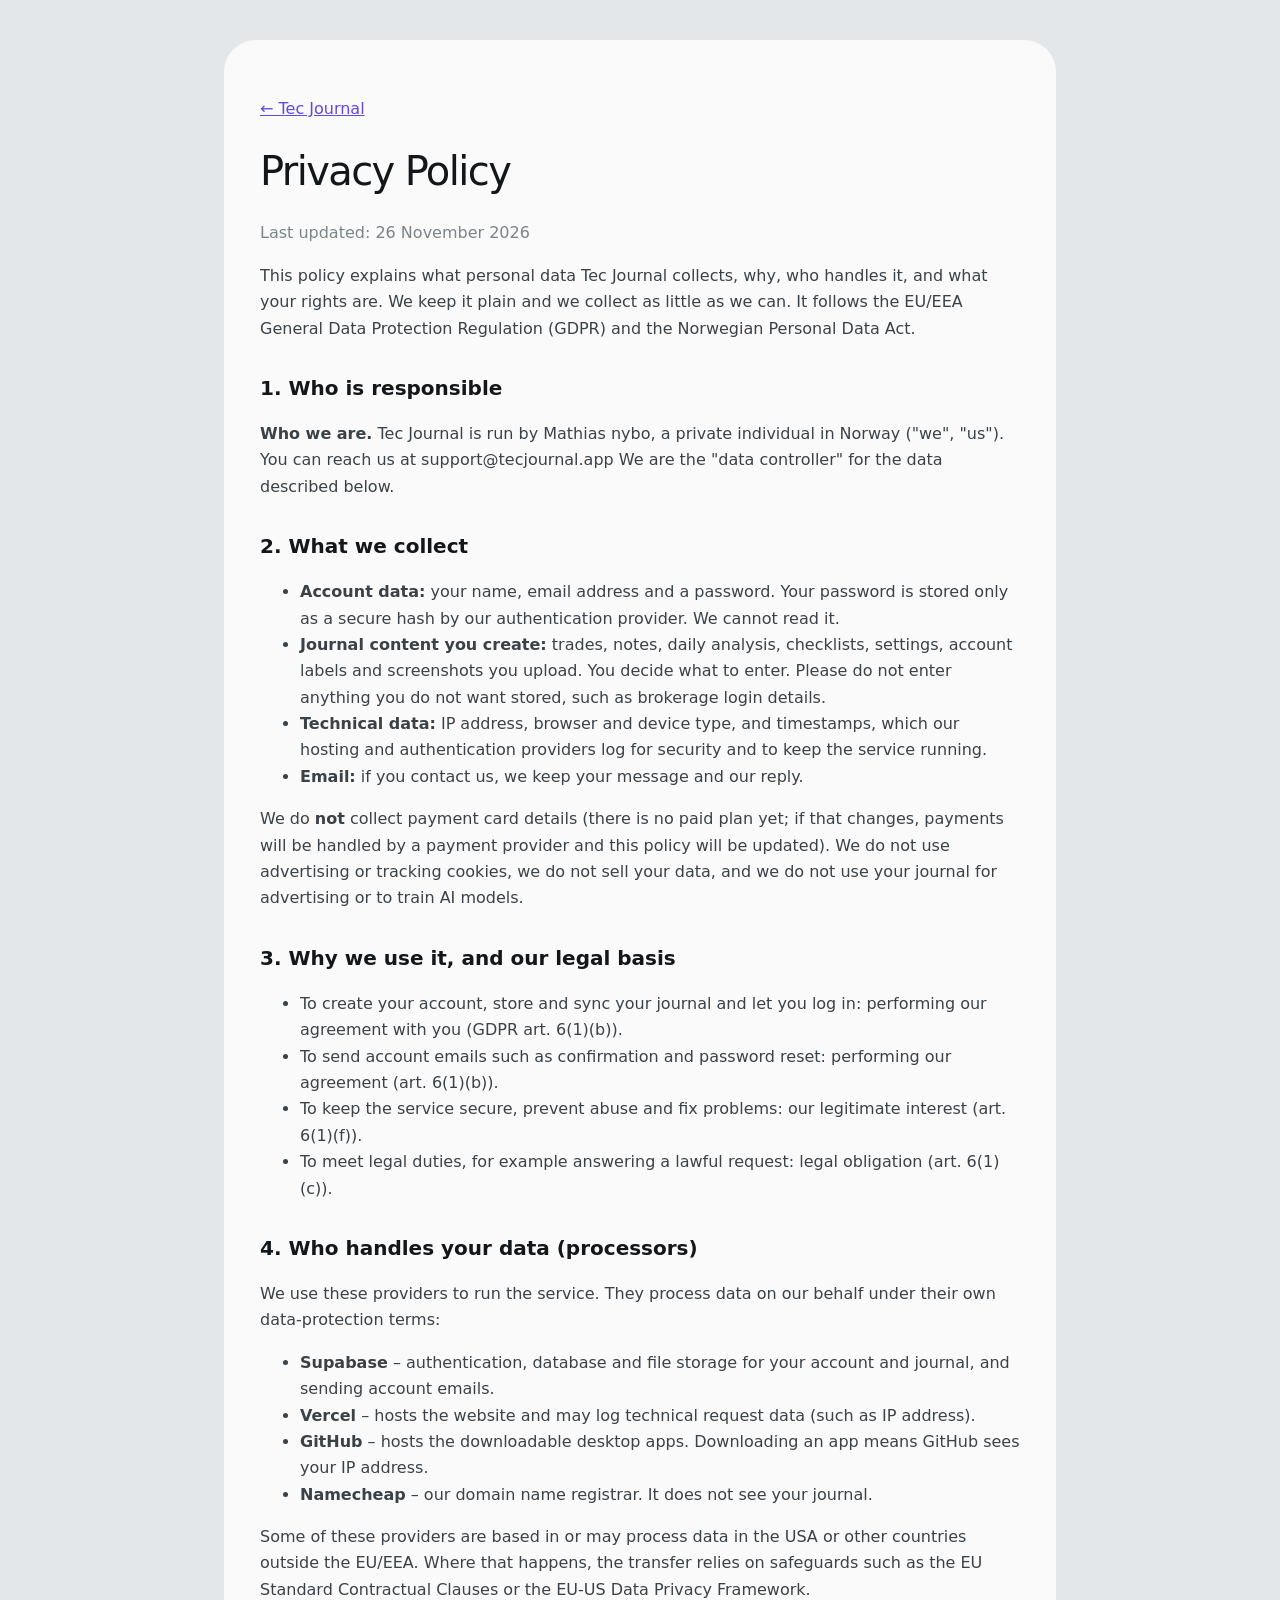
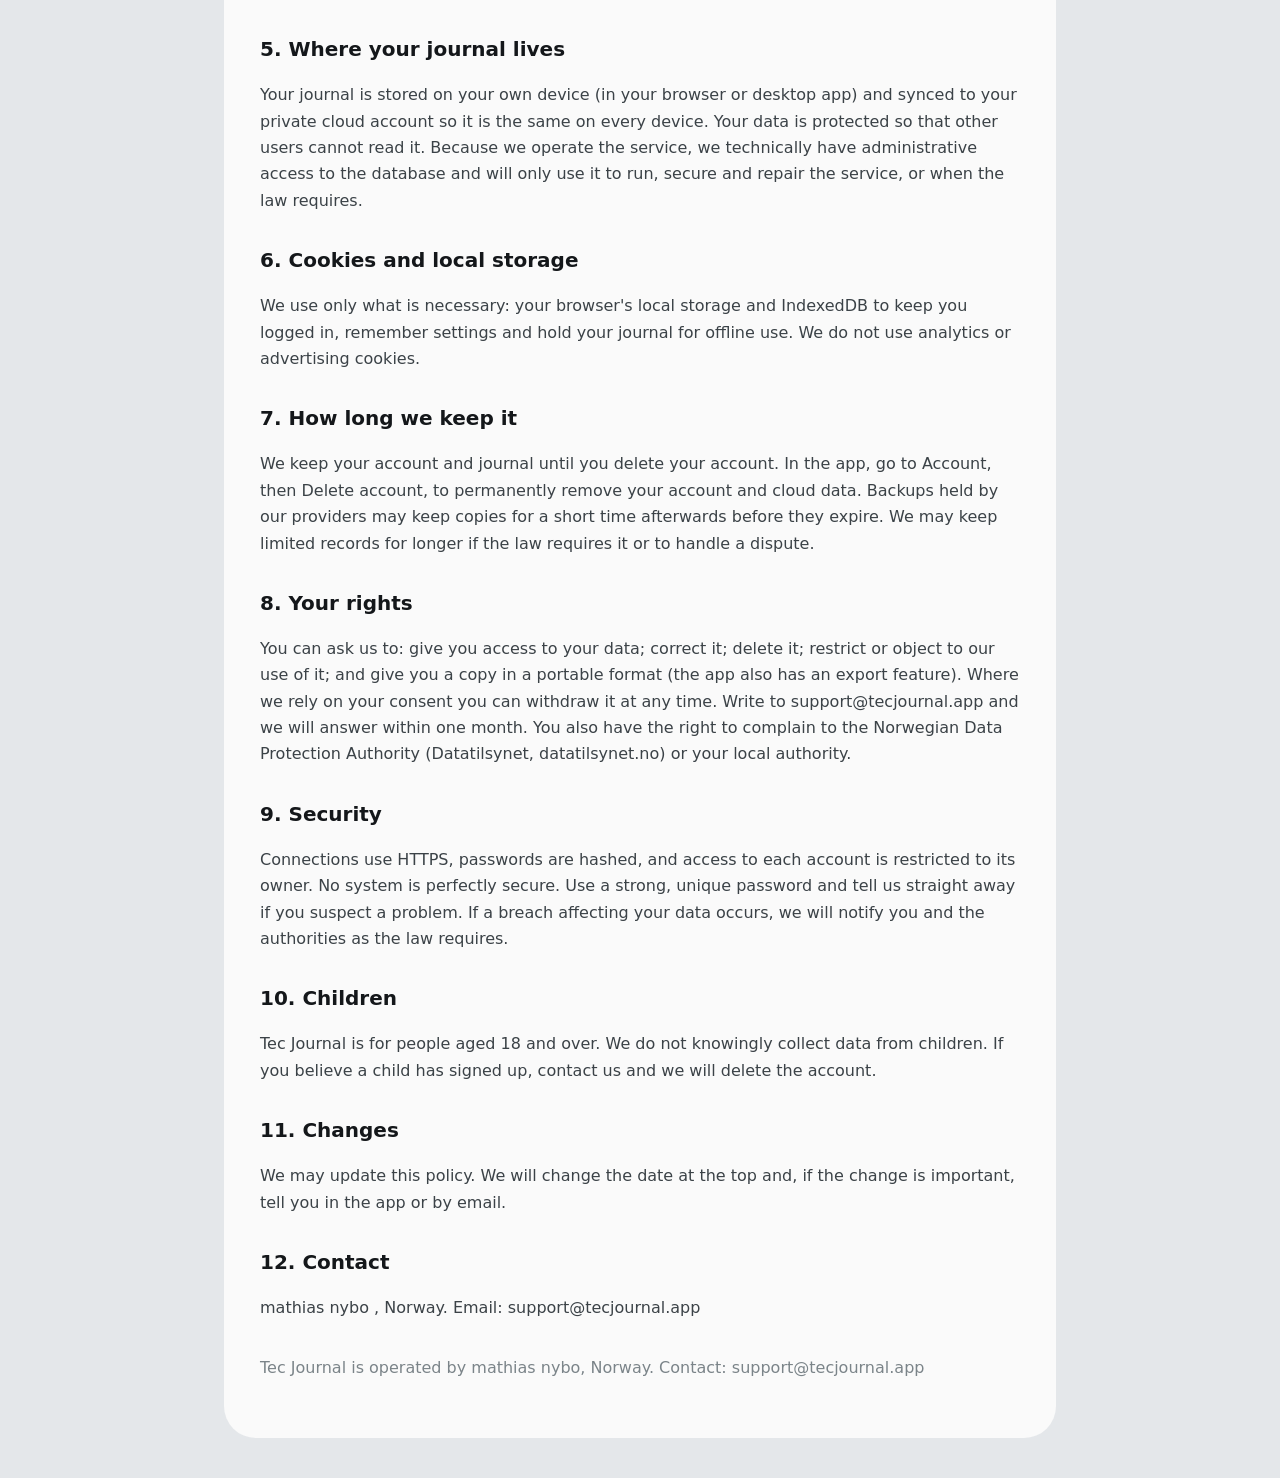
<file: privacy.html>
<!doctype html><html lang="en"><head><meta charset="utf-8"><meta name="viewport" content="width=device-width,initial-scale=1"><title>Privacy Policy – Tec Journal</title><meta name="description" content="How Tec Journal handles your data."><link rel="canonical" href="https://tecjournal.app/privacy"><link rel="icon" href="logo.png"><style>body{margin:0;background:#e4e7ea;color:#14171a;font:16px/1.65 "Inter Tight",system-ui,-apple-system,Segoe UI,sans-serif}main{max-width:760px;margin:40px auto;background:#fafafa;border-radius:32px;padding:40px 36px}a{color:#6246ea}h1{font-size:40px;letter-spacing:-.04em;font-weight:500;margin:0 0 6px}h2{font-size:20px;margin:30px 0 6px}p,li{color:#3b4247}.mut{color:#7b8489}@media(max-width:640px){main{margin:8px;padding:26px 20px}}</style></head><body><main>
<p><a href="/">&larr; Tec Journal</a></p><h1>Privacy Policy</h1><p class="mut">Last updated: 26 November 2026</p>
<p>This policy explains what personal data Tec Journal collects, why, who handles it, and what your rights are. We keep it plain and we collect as little as we can. It follows the EU/EEA General Data Protection Regulation (GDPR) and the Norwegian Personal Data Act.</p>
<h2>1. Who is responsible</h2><p><strong>Who we are.</strong> Tec Journal is run by Mathias nybo, a private individual in Norway ("we", "us"). You can reach us at support@tecjournal.app We are the "data controller" for the data described below.</p>
<h2>2. What we collect</h2>
<ul><li><strong>Account data:</strong> your name, email address and a password. Your password is stored only as a secure hash by our authentication provider. We cannot read it.</li>
<li><strong>Journal content you create:</strong> trades, notes, daily analysis, checklists, settings, account labels and screenshots you upload. You decide what to enter. Please do not enter anything you do not want stored, such as brokerage login details.</li>
<li><strong>Technical data:</strong> IP address, browser and device type, and timestamps, which our hosting and authentication providers log for security and to keep the service running.</li>
<li><strong>Email:</strong> if you contact us, we keep your message and our reply.</li></ul>
<p>We do <strong>not</strong> collect payment card details (there is no paid plan yet; if that changes, payments will be handled by a payment provider and this policy will be updated). We do not use advertising or tracking cookies, we do not sell your data, and we do not use your journal for advertising or to train AI models.</p>
<h2>3. Why we use it, and our legal basis</h2>
<ul><li>To create your account, store and sync your journal and let you log in: performing our agreement with you (GDPR art. 6(1)(b)).</li>
<li>To send account emails such as confirmation and password reset: performing our agreement (art. 6(1)(b)).</li>
<li>To keep the service secure, prevent abuse and fix problems: our legitimate interest (art. 6(1)(f)).</li>
<li>To meet legal duties, for example answering a lawful request: legal obligation (art. 6(1)(c)).</li></ul>
<h2>4. Who handles your data (processors)</h2>
<p>We use these providers to run the service. They process data on our behalf under their own data-protection terms:</p>
<ul><li><strong>Supabase</strong> – authentication, database and file storage for your account and journal, and sending account emails.</li>
<li><strong>Vercel</strong> – hosts the website and may log technical request data (such as IP address).</li>
<li><strong>GitHub</strong> – hosts the downloadable desktop apps. Downloading an app means GitHub sees your IP address.</li>
<li><strong>Namecheap</strong> – our domain name registrar. It does not see your journal.</li></ul>
<p>Some of these providers are based in or may process data in the USA or other countries outside the EU/EEA. Where that happens, the transfer relies on safeguards such as the EU Standard Contractual Clauses or the EU-US Data Privacy Framework.</p>
<h2>5. Where your journal lives</h2>
<p>Your journal is stored on your own device (in your browser or desktop app) and synced to your private cloud account so it is the same on every device. Your data is protected so that other users cannot read it. Because we operate the service, we technically have administrative access to the database and will only use it to run, secure and repair the service, or when the law requires.</p>
<h2>6. Cookies and local storage</h2>
<p>We use only what is necessary: your browser's local storage and IndexedDB to keep you logged in, remember settings and hold your journal for offline use. We do not use analytics or advertising cookies.</p>
<h2>7. How long we keep it</h2>
<p>We keep your account and journal until you delete your account. In the app, go to Account, then Delete account, to permanently remove your account and cloud data. Backups held by our providers may keep copies for a short time afterwards before they expire. We may keep limited records for longer if the law requires it or to handle a dispute.</p>
<h2>8. Your rights</h2>
<p>You can ask us to: give you access to your data; correct it; delete it; restrict or object to our use of it; and give you a copy in a portable format (the app also has an export feature). Where we rely on your consent you can withdraw it at any time. Write to support@tecjournal.app and we will answer within one month. You also have the right to complain to the Norwegian Data Protection Authority (Datatilsynet, datatilsynet.no) or your local authority.</p>
<h2>9. Security</h2>
<p>Connections use HTTPS, passwords are hashed, and access to each account is restricted to its owner. No system is perfectly secure. Use a strong, unique password and tell us straight away if you suspect a problem. If a breach affecting your data occurs, we will notify you and the authorities as the law requires.</p>
<h2>10. Children</h2>
<p>Tec Journal is for people aged 18 and over. We do not knowingly collect data from children. If you believe a child has signed up, contact us and we will delete the account.</p>
<h2>11. Changes</h2>
<p>We may update this policy. We will change the date at the top and, if the change is important, tell you in the app or by email.</p>
<h2>12. Contact</h2><p>mathias nybo , Norway. Email: support@tecjournal.app</p>
<p class="mut" style="margin-top:34px">Tec Journal is operated by mathias nybo, Norway. Contact: support@tecjournal.app</p></main></body></html>
</file>
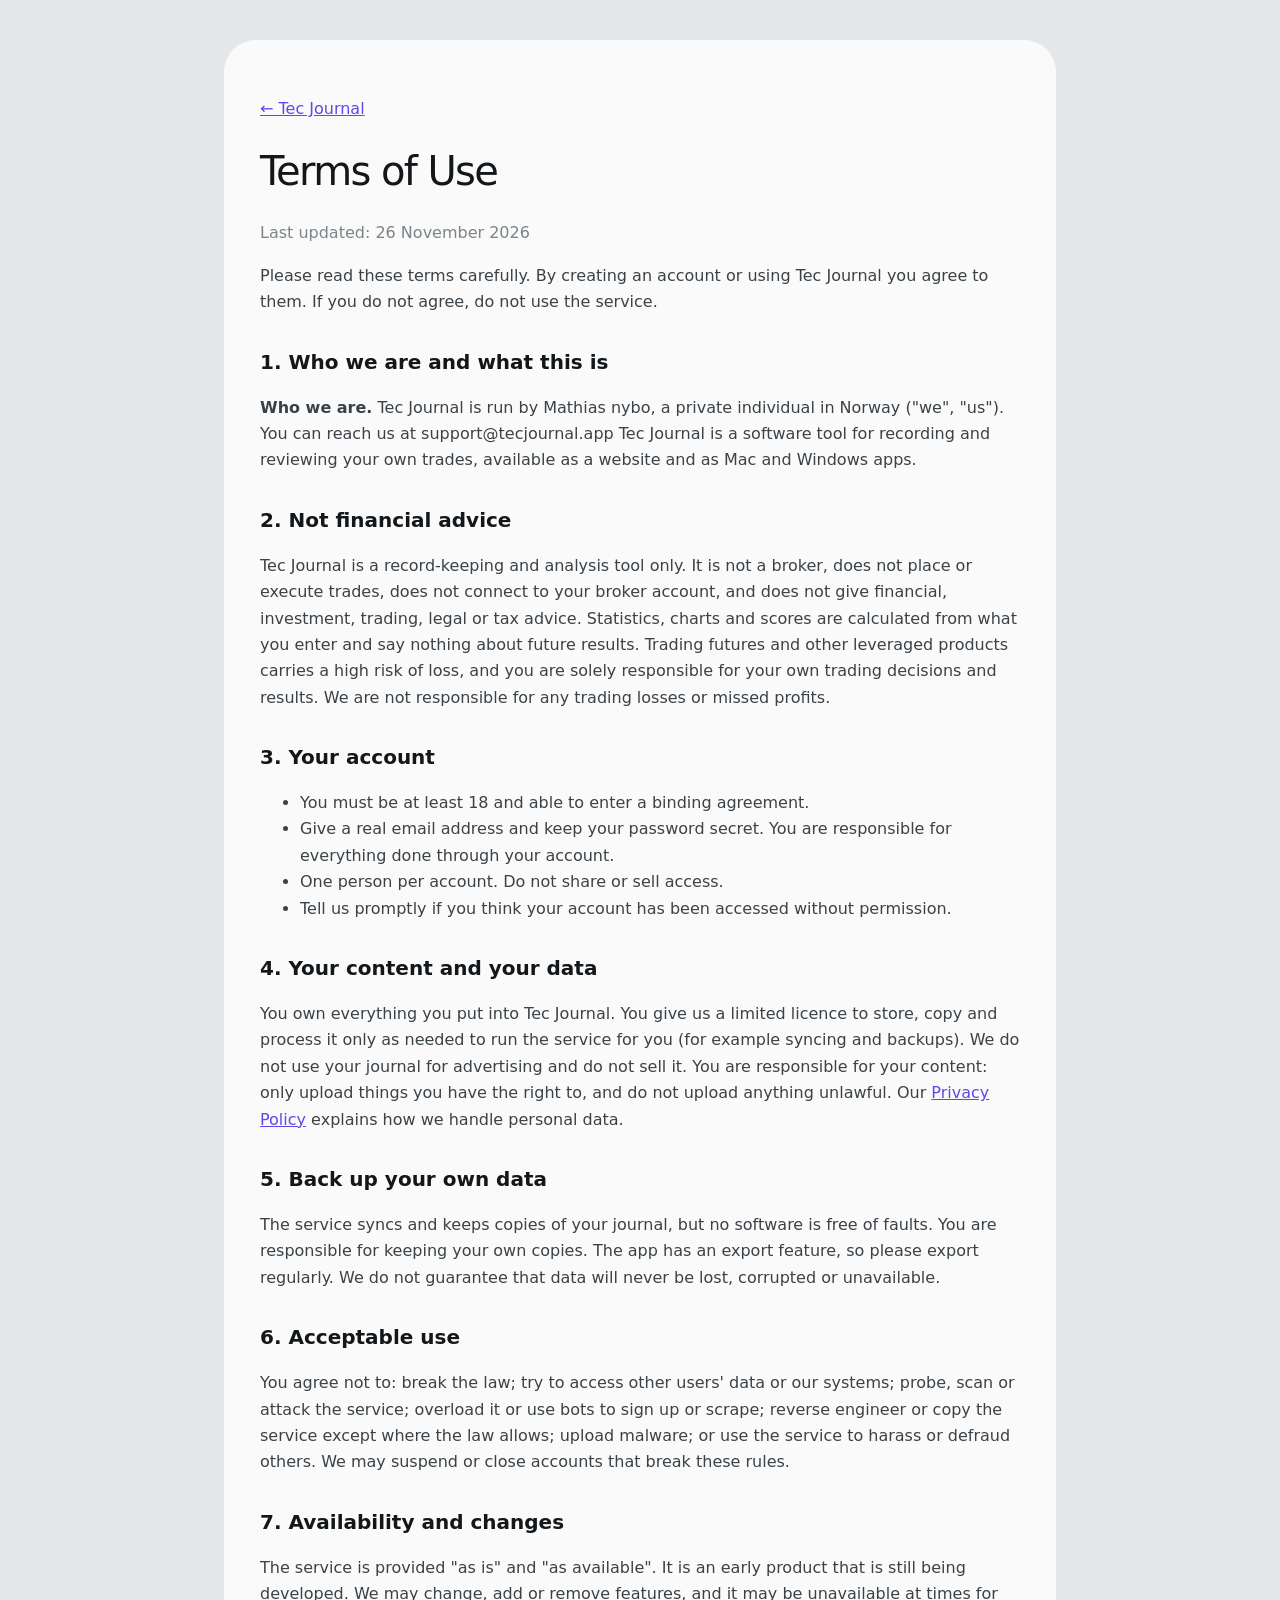
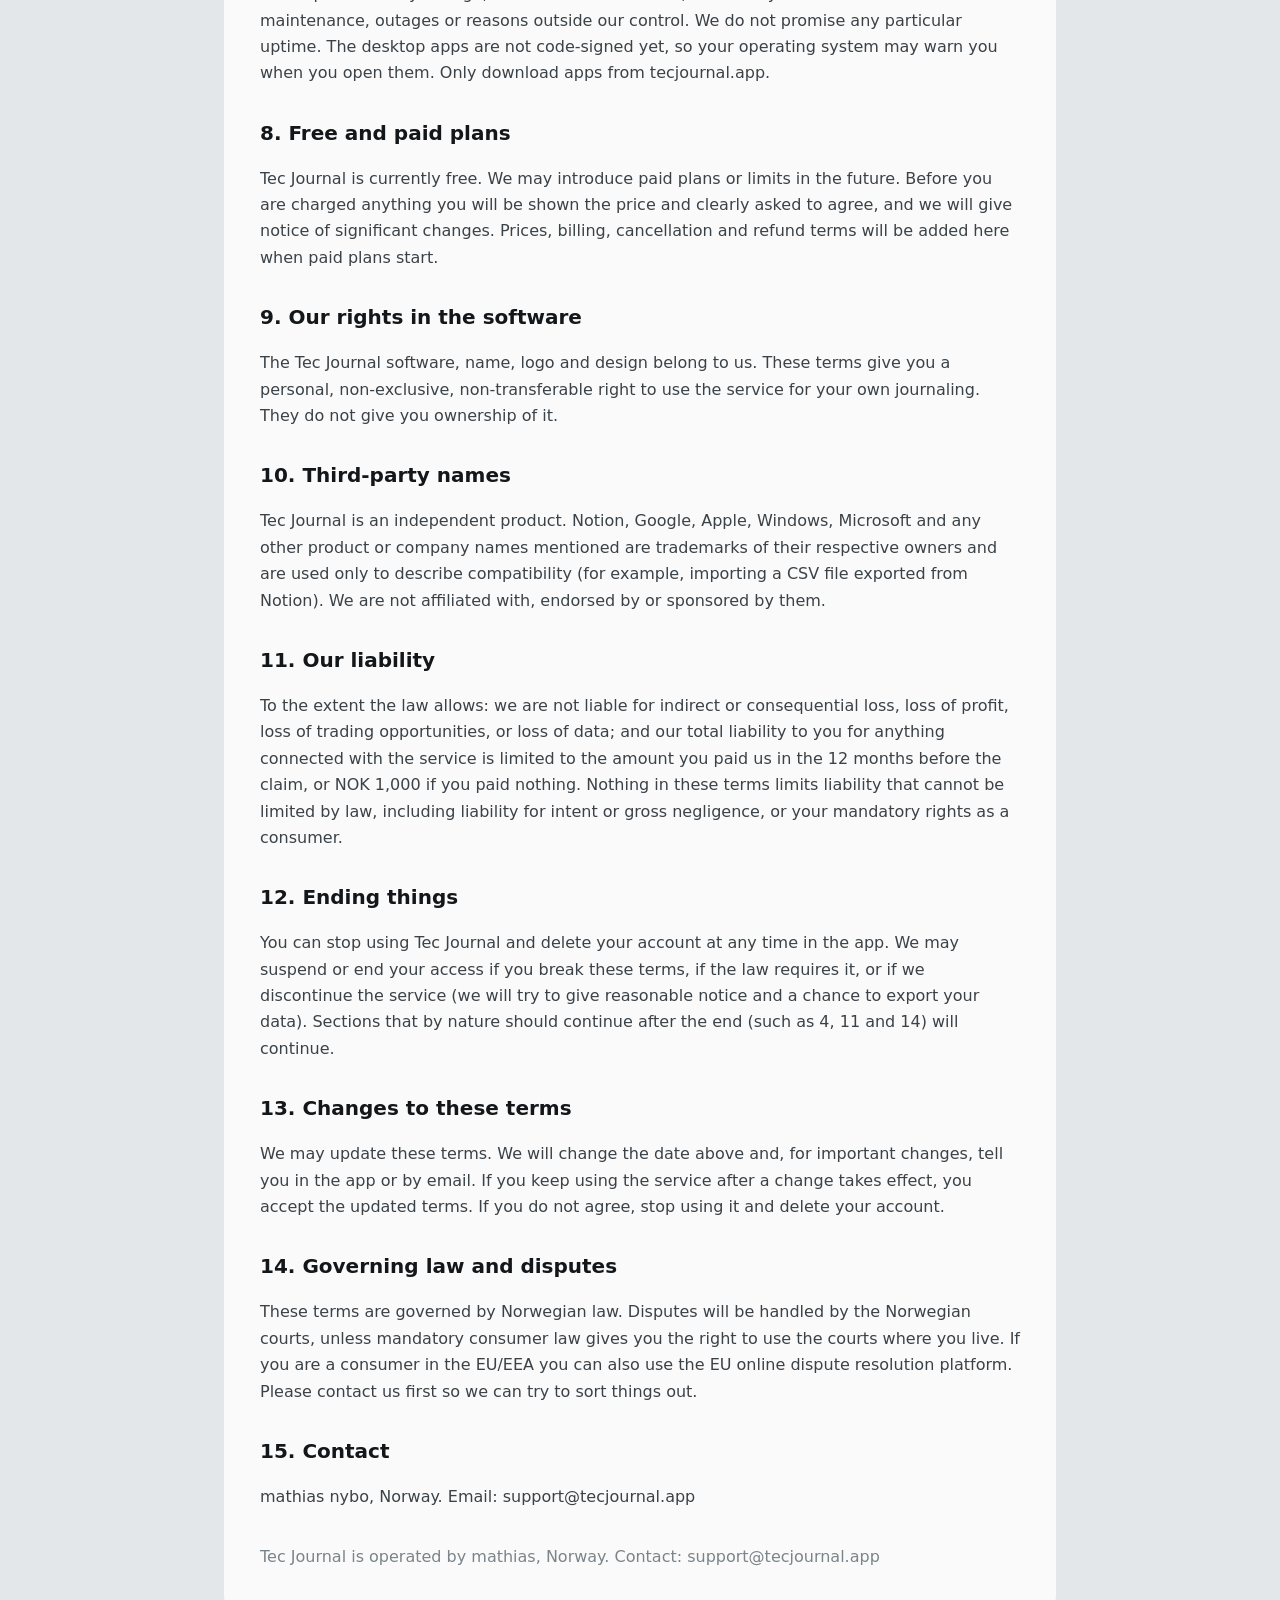
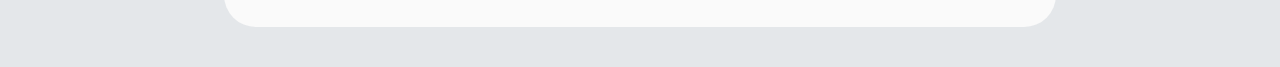
<file: terms.html>
<!doctype html><html lang="en"><head><meta charset="utf-8"><meta name="viewport" content="width=device-width,initial-scale=1"><title>Terms of Use – Tec Journal</title><meta name="description" content="Terms of use for Tec Journal."><link rel="canonical" href="https://tecjournal.app/terms"><link rel="icon" href="logo.png"><style>body{margin:0;background:#e4e7ea;color:#14171a;font:16px/1.65 "Inter Tight",system-ui,-apple-system,Segoe UI,sans-serif}main{max-width:760px;margin:40px auto;background:#fafafa;border-radius:32px;padding:40px 36px}a{color:#6246ea}h1{font-size:40px;letter-spacing:-.04em;font-weight:500;margin:0 0 6px}h2{font-size:20px;margin:30px 0 6px}p,li{color:#3b4247}.mut{color:#7b8489}@media(max-width:640px){main{margin:8px;padding:26px 20px}}</style></head><body><main>
<p><a href="/">&larr; Tec Journal</a></p><h1>Terms of Use</h1><p class="mut">Last updated: 26 November 2026</p>
<p>Please read these terms carefully. By creating an account or using Tec Journal you agree to them. If you do not agree, do not use the service.</p>
<h2>1. Who we are and what this is</h2><p><strong>Who we are.</strong> Tec Journal is run by Mathias nybo, a private individual in Norway ("we", "us"). You can reach us at support@tecjournal.app Tec Journal is a software tool for recording and reviewing your own trades, available as a website and as Mac and Windows apps.</p>
<h2>2. Not financial advice</h2><p>Tec Journal is a record-keeping and analysis tool only. It is not a broker, does not place or execute trades, does not connect to your broker account, and does not give financial, investment, trading, legal or tax advice. Statistics, charts and scores are calculated from what you enter and say nothing about future results. Trading futures and other leveraged products carries a high risk of loss, and you are solely responsible for your own trading decisions and results. We are not responsible for any trading losses or missed profits.</p>
<h2>3. Your account</h2><ul><li>You must be at least 18 and able to enter a binding agreement.</li><li>Give a real email address and keep your password secret. You are responsible for everything done through your account.</li><li>One person per account. Do not share or sell access.</li><li>Tell us promptly if you think your account has been accessed without permission.</li></ul>
<h2>4. Your content and your data</h2><p>You own everything you put into Tec Journal. You give us a limited licence to store, copy and process it only as needed to run the service for you (for example syncing and backups). We do not use your journal for advertising and do not sell it. You are responsible for your content: only upload things you have the right to, and do not upload anything unlawful. Our <a href="/privacy">Privacy Policy</a> explains how we handle personal data.</p>
<h2>5. Back up your own data</h2><p>The service syncs and keeps copies of your journal, but no software is free of faults. You are responsible for keeping your own copies. The app has an export feature, so please export regularly. We do not guarantee that data will never be lost, corrupted or unavailable.</p>
<h2>6. Acceptable use</h2><p>You agree not to: break the law; try to access other users' data or our systems; probe, scan or attack the service; overload it or use bots to sign up or scrape; reverse engineer or copy the service except where the law allows; upload malware; or use the service to harass or defraud others. We may suspend or close accounts that break these rules.</p>
<h2>7. Availability and changes</h2><p>The service is provided "as is" and "as available". It is an early product that is still being developed. We may change, add or remove features, and it may be unavailable at times for maintenance, outages or reasons outside our control. We do not promise any particular uptime. The desktop apps are not code-signed yet, so your operating system may warn you when you open them. Only download apps from tecjournal.app.</p>
<h2>8. Free and paid plans</h2><p>Tec Journal is currently free. We may introduce paid plans or limits in the future. Before you are charged anything you will be shown the price and clearly asked to agree, and we will give notice of significant changes. Prices, billing, cancellation and refund terms will be added here when paid plans start.</p>
<h2>9. Our rights in the software</h2><p>The Tec Journal software, name, logo and design belong to us. These terms give you a personal, non-exclusive, non-transferable right to use the service for your own journaling. They do not give you ownership of it.</p>
<h2>10. Third-party names</h2><p>Tec Journal is an independent product. Notion, Google, Apple, Windows, Microsoft and any other product or company names mentioned are trademarks of their respective owners and are used only to describe compatibility (for example, importing a CSV file exported from Notion). We are not affiliated with, endorsed by or sponsored by them.</p>
<h2>11. Our liability</h2><p>To the extent the law allows: we are not liable for indirect or consequential loss, loss of profit, loss of trading opportunities, or loss of data; and our total liability to you for anything connected with the service is limited to the amount you paid us in the 12 months before the claim, or NOK 1,000 if you paid nothing. Nothing in these terms limits liability that cannot be limited by law, including liability for intent or gross negligence, or your mandatory rights as a consumer.</p>
<h2>12. Ending things</h2><p>You can stop using Tec Journal and delete your account at any time in the app. We may suspend or end your access if you break these terms, if the law requires it, or if we discontinue the service (we will try to give reasonable notice and a chance to export your data). Sections that by nature should continue after the end (such as 4, 11 and 14) will continue.</p>
<h2>13. Changes to these terms</h2><p>We may update these terms. We will change the date above and, for important changes, tell you in the app or by email. If you keep using the service after a change takes effect, you accept the updated terms. If you do not agree, stop using it and delete your account.</p>
<h2>14. Governing law and disputes</h2><p>These terms are governed by Norwegian law. Disputes will be handled by the Norwegian courts, unless mandatory consumer law gives you the right to use the courts where you live. If you are a consumer in the EU/EEA you can also use the EU online dispute resolution platform. Please contact us first so we can try to sort things out.</p>
<h2>15. Contact</h2><p>mathias nybo, Norway. Email: support@tecjournal.app</p>
<p class="mut" style="margin-top:34px">Tec Journal is operated by mathias, Norway. Contact: support@tecjournal.app</p></main></body></html>
</file>
<file: fonts.css>
@font-face{font-family:"Inter Tight";font-style:normal;font-weight:300;font-display:swap;src:url(fonts/inter-tight-latin-300-normal.woff2) format("woff2")}
@font-face{font-family:"Inter Tight";font-style:normal;font-weight:400;font-display:swap;src:url(fonts/inter-tight-latin-400-normal.woff2) format("woff2")}
@font-face{font-family:"Inter Tight";font-style:normal;font-weight:500;font-display:swap;src:url(fonts/inter-tight-latin-500-normal.woff2) format("woff2")}
@font-face{font-family:"Inter Tight";font-style:normal;font-weight:600;font-display:swap;src:url(fonts/inter-tight-latin-600-normal.woff2) format("woff2")}
@font-face{font-family:"Lobster Two";font-style:italic;font-weight:700;font-display:swap;src:url(fonts/lobster-two-latin-700-italic.woff2) format("woff2")}
</file>
